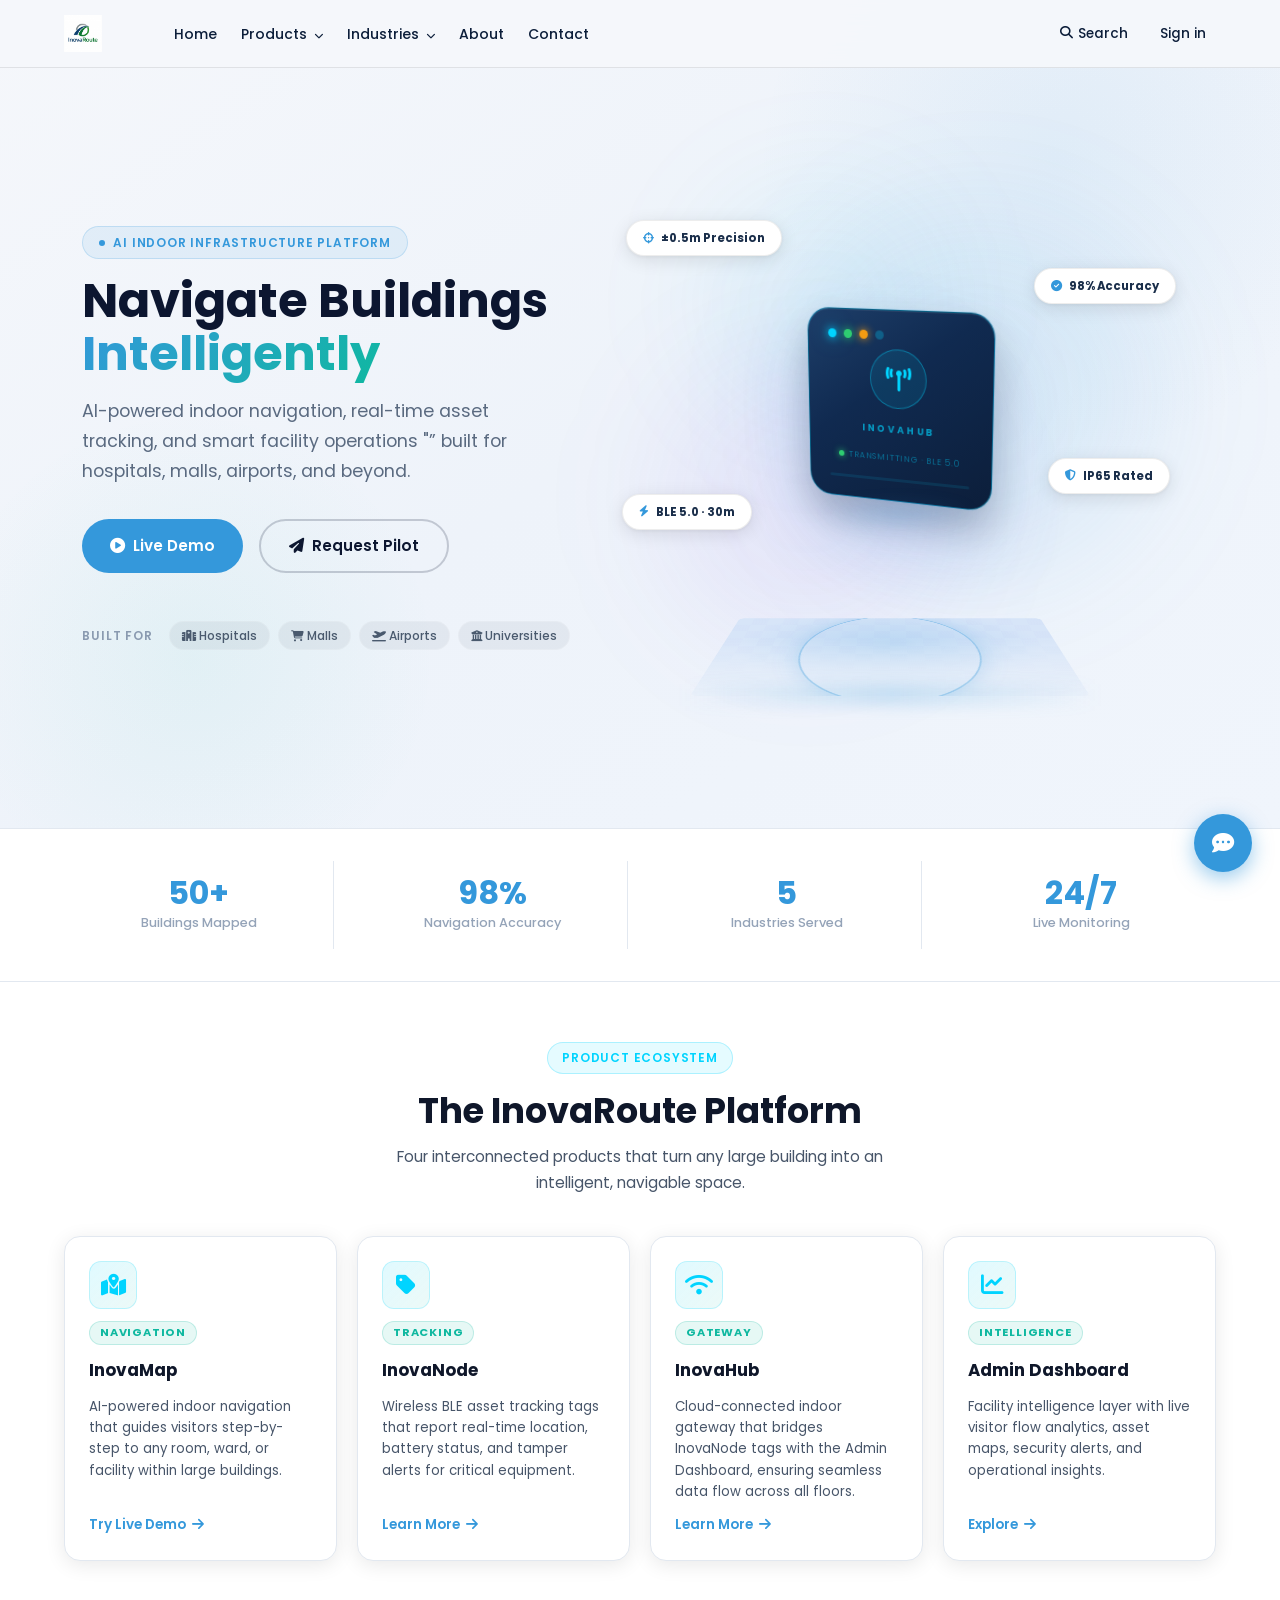
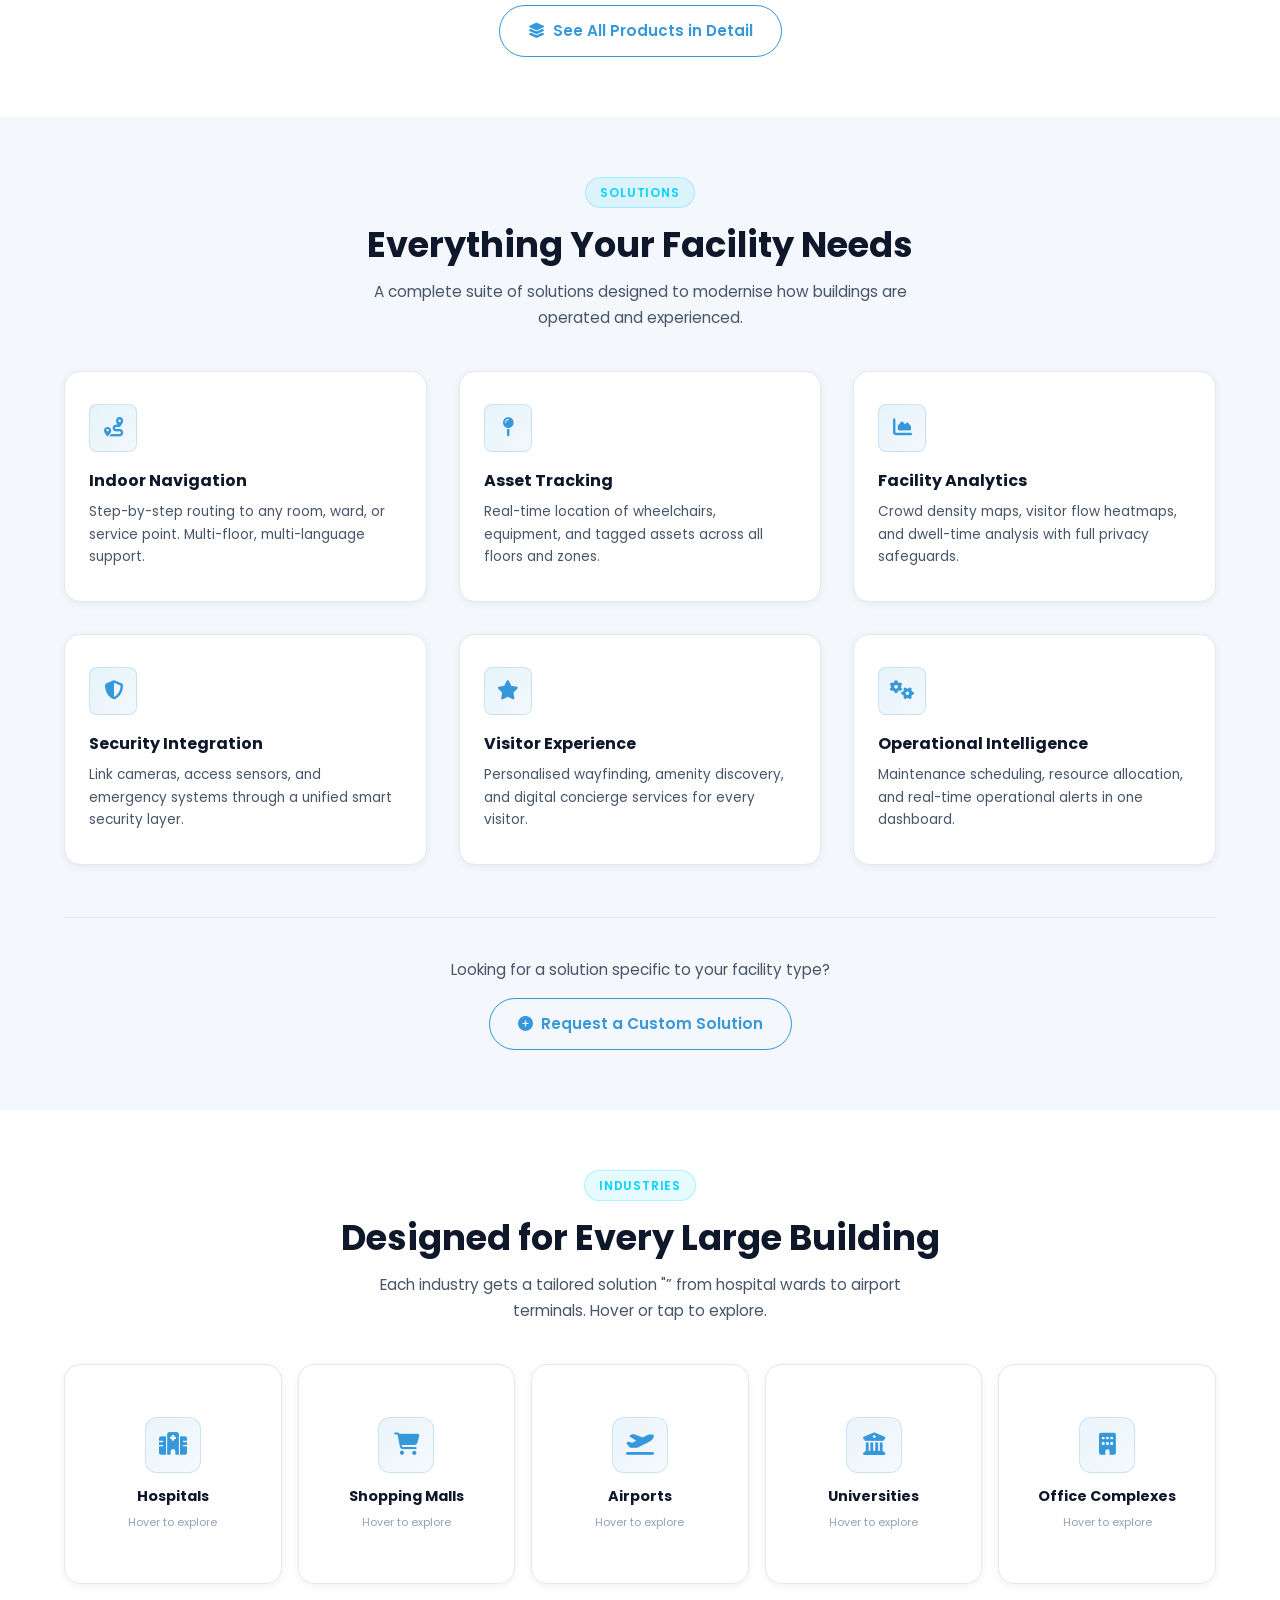
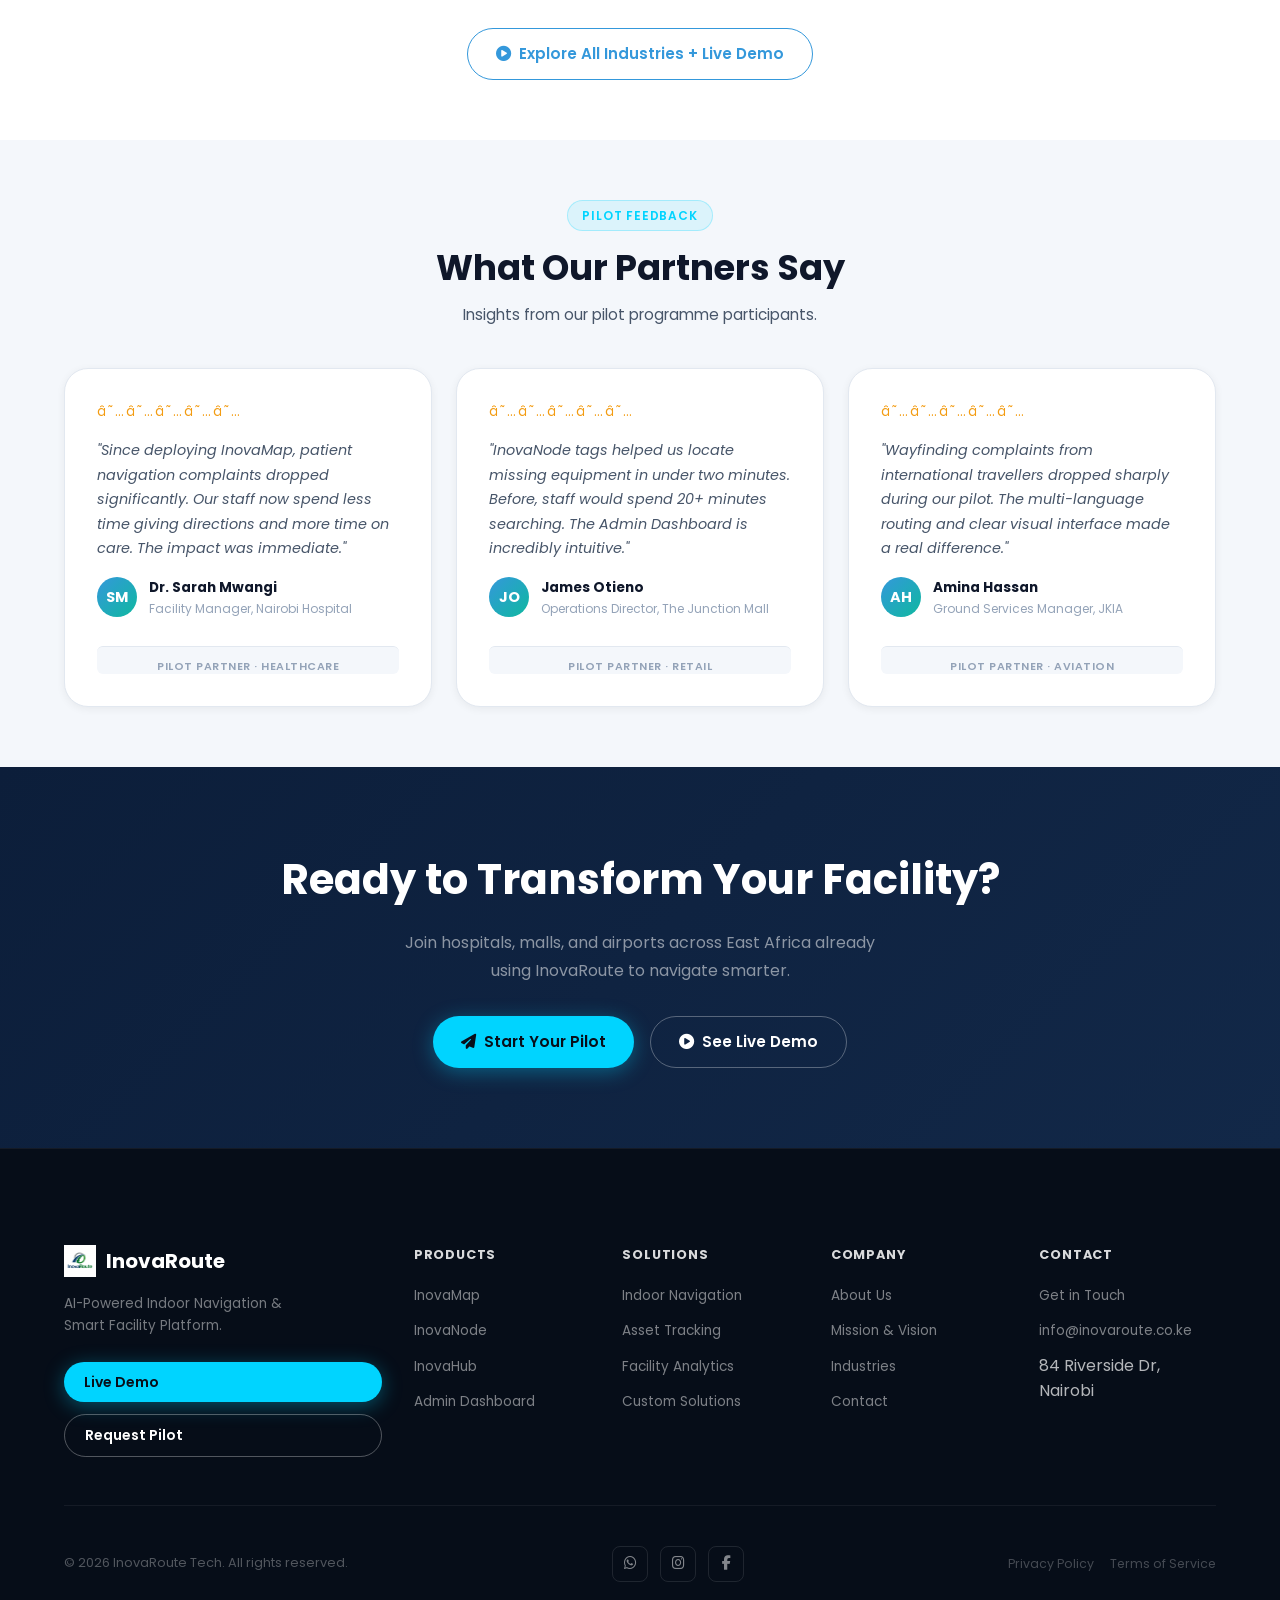
<file: index.html>
﻿<!DOCTYPE html>
<html lang="en">
<head>
  <meta charset="UTF-8">
  <meta name="viewport" content="width=device-width, initial-scale=1.0">
  <title>InovaRoute "“ AI Indoor Navigation & Smart Facility Platform</title>
  <meta name="description" content="InovaRoute delivers AI-powered indoor navigation, real-time asset tracking, and smart facility management for hospitals, malls, airports, and large buildings across Africa.">
  <meta name="keywords" content="indoor navigation, asset tracking, smart facility, InovaMap, InovaNode, hospital navigation, mall navigation, Kenya, Africa">
  <meta name="author" content="InovaRoute Tech">
  <link rel="canonical" href="https://elimulink.github.io/inovawebsite/">
  <meta property="og:type" content="website">
  <meta property="og:url" content="https://elimulink.github.io/inovawebsite/">
  <meta property="og:title" content="InovaRoute "“ AI Indoor Navigation & Smart Facility Platform">
  <meta property="og:description" content="AI-powered indoor navigation, asset tracking, and smart facility management for hospitals, malls, airports, and more.">
  <meta property="og:site_name" content="InovaRoute">
  <meta name="twitter:card" content="summary_large_image">
  <meta name="twitter:title" content="InovaRoute "“ AI Indoor Navigation & Smart Facility Platform">
  <meta name="twitter:description" content="AI-powered indoor navigation, asset tracking, and smart facility management.">
  <link rel="icon" href="data:image/svg+xml,<svg xmlns='http://www.w3.org/2000/svg' viewBox='0 0 32 32'><rect width='14' height='14' x='1' y='1' rx='3' fill='%233498db'/><rect width='14' height='14' x='17' y='1' rx='3' fill='%232ecc71'/><rect width='14' height='14' x='1' y='17' rx='3' fill='%23f39c12'/><rect width='14' height='14' x='17' y='17' rx='3' fill='%23e74c3c'/></svg>">
  <script type="application/ld+json">
  {"@context":"https://schema.org","@type":"Organization","name":"InovaRoute","url":"https://elimulink.github.io/inovawebsite/","description":"AI-powered indoor navigation and smart facility platform","email":"info@inovaroute.co.ke","address":{"@type":"PostalAddress","streetAddress":"84 Riverside Dr","addressLocality":"Nairobi","addressCountry":"KE"},"sameAs":["https://www.instagram.com/inovaroutetech","https://www.facebook.com/share/1BY43MmHNZ/"]}
  </script>
  <link rel="preconnect" href="https://fonts.googleapis.com">
  <link rel="preconnect" href="https://fonts.gstatic.com" crossorigin>
  <link href="https://fonts.googleapis.com/css2?family=Poppins:wght@400;500;600;700&display=swap" rel="stylesheet">
  <link rel="stylesheet" href="https://cdnjs.cloudflare.com/ajax/libs/font-awesome/6.5.2/css/all.min.css" crossorigin="anonymous" referrerpolicy="no-referrer">
  <link rel="stylesheet" href="styles/variables.css">
  <link rel="stylesheet" href="styles/main.css">
</head>
<body>

<!-- NAVBAR -->
<nav class="navbar navbar--light" id="navbar">
  <div class="nav-inner">
    <a href="index.html" class="nav-brand nav-brand--logo-only">
      <img src="assets/images/logo.png" alt="InovaRoute" class="nav-logo-img" onerror="this.style.display=`none`;this.nextElementSibling.style.display=`flex`">
      <span class="nav-name" style="display:none">InovaRoute</span>
    </a>
    <ul class="nav-links" id="nav-links">
      <li><a href="index.html"      class="nav-link">Home</a></li>
      <li class="nav-item--has-dropdown">
        <a href="products.html" class="nav-link">Products <i class="fas fa-chevron-down nav-chevron"></i></a>
        <div class="nav-dropdown nav-dropdown--products">
          <div class="ndp-grid">
            <a href="products.html#inovamap" class="ndp-item">
              <div class="ndp-icon"><i class="fas fa-map-marked-alt"></i></div>
              <div class="ndp-text"><h6>InovaMap</h6><p>Indoor navigation software</p></div>
            </a>
            <a href="products.html#inovanode" class="ndp-item">
              <div class="ndp-icon"><i class="fas fa-tag"></i></div>
              <div class="ndp-text"><h6>InovaNode</h6><p>BLE asset tracking tags</p></div>
            </a>
            <a href="products.html#inovahub" class="ndp-item">
              <div class="ndp-icon"><i class="fas fa-wifi"></i></div>
              <div class="ndp-text"><h6>InovaHub</h6><p>Indoor BLE gateway</p></div>
            </a>
            <a href="products.html#dashboard" class="ndp-item">
              <div class="ndp-icon"><i class="fas fa-chart-line"></i></div>
              <div class="ndp-text"><h6>Admin Dashboard</h6><p>Facility intelligence</p></div>
            </a>
          </div>
          <div class="ndp-footer">
            <a href="products.html">See all products <i class="fas fa-arrow-right"></i></a>
          </div>
        </div>
      </li>
      <li class="nav-item--has-dropdown">
        <a href="industries.html" class="nav-link">Industries <i class="fas fa-chevron-down nav-chevron"></i></a>
        <div class="nav-dropdown nav-dropdown--industries">
          <ul class="ndi-list">
            <li><a href="industries.html?tab=hospital"><i class="fas fa-hospital-alt"></i> Hospitals</a></li>
            <li><a href="industries.html?tab=mall"><i class="fas fa-shopping-bag"></i> Shopping Malls</a></li>
            <li><a href="industries.html?tab=airport"><i class="fas fa-plane-departure"></i> Airports</a></li>
            <li><a href="industries.html?tab=university"><i class="fas fa-university"></i> Universities</a></li>
            <li><a href="industries.html?tab=office"><i class="fas fa-building"></i> Corporate Offices</a></li>
          </ul>
          <div class="ndi-footer">
            <a href="industries.html">Try Live Demo <i class="fas fa-arrow-right"></i></a>
          </div>
        </div>
      </li>
      <li><a href="about.html"      class="nav-link">About</a></li>
      <li><a href="contact.html"    class="nav-link">Contact</a></li>
    </ul>
    <div class="nav-actions">
      <a href="#" class="nav-search-btn" aria-label="Search"><i class="fas fa-search"></i> Search</a>
      <a href="https://inovamap-b3f26.web.app/" class="nav-signin" target="_blank">Sign in</a>
    </div>
    <button class="nav-toggle" id="nav-toggle" aria-label="Toggle menu">
      <span></span><span></span><span></span>
    </button>
  </div>
</nav>


<!-- HERO "“ Light Theme, 3D Product Stage -->
<section class="hero-light-section" id="home">
  <div class="container">
    <div class="hero-light-inner">

      <!-- LEFT: Copy -->
      <div class="hero-copy hero-light-copy">
        <div class="hero-eyebrow">
          <span class="dot"></span>
          AI Indoor Infrastructure Platform
        </div>
        <h1 class="hero-title">Navigate Buildings<br><span>Intelligently</span></h1>
        <p class="hero-sub">AI-powered indoor navigation, real-time asset tracking, and smart facility operations "” built for hospitals, malls, airports, and beyond.</p>
        <div class="hero-ctas">
          <a href="industries.html" class="btn btn-primary"><i class="fas fa-play-circle"></i> Live Demo</a>
          <a href="contact.html"    class="btn btn-secondary"><i class="fas fa-paper-plane"></i> Request Pilot</a>
        </div>
        <div class="hero-trust">
          <span class="hero-trust-label">Built for</span>
          <div class="hero-trust-pills">
            <span class="trust-pill"><i class="fas fa-hospital-alt" style="font-size:0.7rem"></i> Hospitals</span>
            <span class="trust-pill"><i class="fas fa-shopping-cart" style="font-size:0.7rem"></i> Malls</span>
            <span class="trust-pill"><i class="fas fa-plane-departure" style="font-size:0.7rem"></i> Airports</span>
            <span class="trust-pill"><i class="fas fa-university" style="font-size:0.7rem"></i> Universities</span>
          </div>
        </div>
      </div>

      <!-- RIGHT: 3D Product Stage -->
      <div class="h3d-stage" aria-hidden="true">

        <!-- Ambient glow blobs -->
        <div class="h3d-blob h3d-blob--blue"></div>
        <div class="h3d-blob h3d-blob--purple"></div>
        <div class="h3d-blob h3d-blob--cyan"></div>

        <!-- Expanding signal rings centred on device -->
        <div class="h3d-rings">
          <div class="h3d-ring"></div>
          <div class="h3d-ring"></div>
          <div class="h3d-ring"></div>
        </div>

        <!-- Floating device -->
        <div class="h3d-device-wrap">
          <div class="h3d-device">
            <!-- LED status row -->
            <div class="h3d-leds">
              <div class="h3d-led h3d-led--b"></div>
              <div class="h3d-led h3d-led--g"></div>
              <div class="h3d-led h3d-led--o"></div>
              <div class="h3d-led h3d-led--d"></div>
            </div>
            <!-- Central icon -->
            <div class="h3d-device-icon">
              <i class="fas fa-broadcast-tower"></i>
            </div>
            <!-- Brand label -->
            <div class="h3d-device-brand">InovaHub</div>
            <!-- Status text -->
            <div class="h3d-device-status">
              <div class="h3d-status-dot"></div>
              Transmitting · BLE 5.0
            </div>
            <!-- Signal progress bar -->
            <div class="h3d-conn-bar">
              <div class="h3d-conn-fill"></div>
            </div>
          </div>
          <!-- Glow pool beneath device -->
          <div class="h3d-device-glow"></div>
        </div>

        <!-- Perspective grid platform -->
        <div class="h3d-platform">
          <div class="h3d-grid-wrap">
            <div class="h3d-grid-tiles"></div>
            <div class="h3d-halo"></div>
          </div>
          <div class="h3d-grid-glow"></div>
        </div>

        <!-- Floating metric chips -->
        <div class="h3d-chips">
          <div class="h3d-chip h3d-chip--1">
            <i class="fas fa-crosshairs"></i> ±0.5m Precision
          </div>
          <div class="h3d-chip h3d-chip--2">
            <i class="fas fa-check-circle"></i> 98% Accuracy
          </div>
          <div class="h3d-chip h3d-chip--3">
            <i class="fas fa-bolt"></i> BLE 5.0 · 30m
          </div>
          <div class="h3d-chip h3d-chip--4">
            <i class="fas fa-shield-alt"></i> IP65 Rated
          </div>
        </div>

      </div><!-- /.h3d-stage -->
    </div>
  </div>
</section>



<!-- STATS BAR -->
<div class="stats-bar">
  <div class="container">
    <div class="stats-grid">
      <div class="stat-item fade-up">
        <div class="stat-number" data-target="50" data-suffix="+">0</div>
        <div class="stat-label">Buildings Mapped</div>
      </div>
      <div class="stat-item fade-up">
        <div class="stat-number" data-target="98" data-suffix="%">0</div>
        <div class="stat-label">Navigation Accuracy</div>
      </div>
      <div class="stat-item fade-up">
        <div class="stat-number" data-target="5">0</div>
        <div class="stat-label">Industries Served</div>
      </div>
      <div class="stat-item fade-up">
        <div class="stat-number" data-target="24" data-suffix="/7">0</div>
        <div class="stat-label">Live Monitoring</div>
      </div>
    </div>
  </div>
</div>


<!-- PRODUCTS OVERVIEW -->
<section id="products" class="section">
  <div class="container">
    <div class="section-header">
      <div class="section-badge">Product Ecosystem</div>
      <h2 class="section-title">The InovaRoute Platform</h2>
      <p class="section-sub">Four interconnected products that turn any large building into an intelligent, navigable space.</p>
    </div>

    <div class="products-grid">
      <div class="card product-card fade-up">
        <div class="product-icon-wrap"><i class="fas fa-map-marked-alt"></i></div>
        <span class="product-tag">Navigation</span>
        <h3>InovaMap</h3>
        <p>AI-powered indoor navigation that guides visitors step-by-step to any room, ward, or facility within large buildings.</p>
        <a href="industries.html" class="product-link">Try Live Demo <i class="fas fa-arrow-right"></i></a>
      </div>

      <div class="card product-card fade-up">
        <div class="product-icon-wrap"><i class="fas fa-tag"></i></div>
        <span class="product-tag">Tracking</span>
        <h3>InovaNode</h3>
        <p>Wireless BLE asset tracking tags that report real-time location, battery status, and tamper alerts for critical equipment.</p>
        <a href="products.html#inovanode" class="product-link">Learn More <i class="fas fa-arrow-right"></i></a>
      </div>

      <div class="card product-card fade-up">
        <div class="product-icon-wrap"><i class="fas fa-wifi"></i></div>
        <span class="product-tag">Gateway</span>
        <h3>InovaHub</h3>
        <p>Cloud-connected indoor gateway that bridges InovaNode tags with the Admin Dashboard, ensuring seamless data flow across all floors.</p>
        <a href="products.html#inovahub" class="product-link">Learn More <i class="fas fa-arrow-right"></i></a>
      </div>

      <div class="card product-card fade-up">
        <div class="product-icon-wrap"><i class="fas fa-chart-line"></i></div>
        <span class="product-tag">Intelligence</span>
        <h3>Admin Dashboard</h3>
        <p>Facility intelligence layer with live visitor flow analytics, asset maps, security alerts, and operational insights.</p>
        <a href="products.html#dashboard" class="product-link">Explore <i class="fas fa-arrow-right"></i></a>
      </div>
    </div>

    <div style="text-align:center;margin-top:44px;">
      <a href="products.html" class="btn btn-outline"><i class="fas fa-layer-group"></i> See All Products in Detail</a>
    </div>
  </div>
</section>


<!-- SOLUTIONS -->
<section id="solutions" class="section section--subtle">
  <div class="container">
    <div class="section-header">
      <div class="section-badge">Solutions</div>
      <h2 class="section-title">Everything Your Facility Needs</h2>
      <p class="section-sub">A complete suite of solutions designed to modernise how buildings are operated and experienced.</p>
    </div>

    <div class="solutions-grid">
      <div class="solution-card fade-up">
        <div class="sol-icon"><i class="fas fa-route"></i></div>
        <h4>Indoor Navigation</h4>
        <p>Step-by-step routing to any room, ward, or service point. Multi-floor, multi-language support.</p>
      </div>
      <div class="solution-card fade-up">
        <div class="sol-icon"><i class="fas fa-map-pin"></i></div>
        <h4>Asset Tracking</h4>
        <p>Real-time location of wheelchairs, equipment, and tagged assets across all floors and zones.</p>
      </div>
      <div class="solution-card fade-up">
        <div class="sol-icon"><i class="fas fa-chart-area"></i></div>
        <h4>Facility Analytics</h4>
        <p>Crowd density maps, visitor flow heatmaps, and dwell-time analysis with full privacy safeguards.</p>
      </div>
      <div class="solution-card fade-up">
        <div class="sol-icon"><i class="fas fa-shield-alt"></i></div>
        <h4>Security Integration</h4>
        <p>Link cameras, access sensors, and emergency systems through a unified smart security layer.</p>
      </div>
      <div class="solution-card fade-up">
        <div class="sol-icon"><i class="fas fa-star"></i></div>
        <h4>Visitor Experience</h4>
        <p>Personalised wayfinding, amenity discovery, and digital concierge services for every visitor.</p>
      </div>
      <div class="solution-card fade-up">
        <div class="sol-icon"><i class="fas fa-cogs"></i></div>
        <h4>Operational Intelligence</h4>
        <p>Maintenance scheduling, resource allocation, and real-time operational alerts in one dashboard.</p>
      </div>
    </div>

    <div class="section-more-row">
      <p>Looking for a solution specific to your facility type?</p>
      <a href="contact.html" class="btn btn-outline">
        <i class="fas fa-plus-circle"></i> Request a Custom Solution
      </a>
    </div>
  </div>
</section>


<!-- INDUSTRIES TEASER -->
<section id="industries" class="section">
  <div class="container">
    <div class="section-header">
      <div class="section-badge">Industries</div>
      <h2 class="section-title">Designed for Every Large Building</h2>
      <p class="section-sub">Each industry gets a tailored solution "” from hospital wards to airport terminals. Hover or tap to explore.</p>
    </div>

    <div class="industries-grid">
      <div class="industry-card fade-up" tabindex="0" aria-label="Hospitals">
        <div class="industry-card-inner">
          <div class="industry-front">
            <div class="industry-icon-wrap"><i class="fas fa-hospital"></i></div>
            <h4>Hospitals</h4>
            <div class="industry-hint">Hover to explore</div>
          </div>
          <div class="industry-back">
            <div class="ib-block">
              <h5>Challenge</h5>
              <p>Patients navigate complex multi-floor buildings under stress, adding burden to staff.</p>
            </div>
            <div class="ib-block">
              <h5>Solution</h5>
              <p>InovaMap delivers step-by-step navigation to any ward, reducing wayfinding complaints by up to 60%.</p>
            </div>
          </div>
        </div>
      </div>

      <div class="industry-card fade-up" tabindex="0">
        <div class="industry-card-inner">
          <div class="industry-front">
            <div class="industry-icon-wrap"><i class="fas fa-shopping-cart"></i></div>
            <h4>Shopping Malls</h4>
            <div class="industry-hint">Hover to explore</div>
          </div>
          <div class="industry-back">
            <div class="ib-block">
              <h5>Challenge</h5>
              <p>Shoppers struggle to find stores, reducing dwell time and tenant revenue.</p>
            </div>
            <div class="ib-block">
              <h5>Solution</h5>
              <p>Guided navigation to any store, restaurant, or service "” boosting footfall and tenant visibility.</p>
            </div>
          </div>
        </div>
      </div>

      <div class="industry-card fade-up" tabindex="0">
        <div class="industry-card-inner">
          <div class="industry-front">
            <div class="industry-icon-wrap"><i class="fas fa-plane-departure"></i></div>
            <h4>Airports</h4>
            <div class="industry-hint">Hover to explore</div>
          </div>
          <div class="industry-back">
            <div class="ib-block">
              <h5>Challenge</h5>
              <p>International travellers miss gates and services due to confusing terminal layouts.</p>
            </div>
            <div class="ib-block">
              <h5>Solution</h5>
              <p>Multi-language indoor navigation from check-in to gate, with live flight-synced routing.</p>
            </div>
          </div>
        </div>
      </div>

      <div class="industry-card fade-up" tabindex="0">
        <div class="industry-card-inner">
          <div class="industry-front">
            <div class="industry-icon-wrap"><i class="fas fa-university"></i></div>
            <h4>Universities</h4>
            <div class="industry-hint">Hover to explore</div>
          </div>
          <div class="industry-back">
            <div class="ib-block">
              <h5>Challenge</h5>
              <p>New students and visitors get lost across large multi-building campuses.</p>
            </div>
            <div class="ib-block">
              <h5>Solution</h5>
              <p>Campus-wide indoor and outdoor navigation, event routing, and facility discovery.</p>
            </div>
          </div>
        </div>
      </div>

      <div class="industry-card fade-up" tabindex="0">
        <div class="industry-card-inner">
          <div class="industry-front">
            <div class="industry-icon-wrap"><i class="fas fa-building"></i></div>
            <h4>Office Complexes</h4>
            <div class="industry-hint">Hover to explore</div>
          </div>
          <div class="industry-back">
            <div class="ib-block">
              <h5>Challenge</h5>
              <p>Visitors and contractors waste time locating offices in large commercial buildings.</p>
            </div>
            <div class="ib-block">
              <h5>Solution</h5>
              <p>Smart desk navigation, meeting room routing, and delivery coordination "” all in one platform.</p>
            </div>
          </div>
        </div>
      </div>
    </div>

    <div style="text-align:center;margin-top:44px;">
      <a href="industries.html" class="btn btn-outline"><i class="fas fa-play-circle"></i> Explore All Industries + Live Demo</a>
    </div>
  </div>
</section>


<!-- TESTIMONIALS -->
<section id="testimonials" class="section section--subtle">
  <div class="container">
    <div class="section-header">
      <div class="section-badge">Pilot Feedback</div>
      <h2 class="section-title">What Our Partners Say</h2>
      <p class="section-sub">Insights from our pilot programme participants.</p>
    </div>

    <div class="testimonials-grid">
      <div class="testi-card fade-up">
        <div class="testi-stars">â˜…â˜…â˜…â˜…â˜…</div>
        <p class="testi-quote">"Since deploying InovaMap, patient navigation complaints dropped significantly. Our staff now spend less time giving directions and more time on care. The impact was immediate."</p>
        <div class="testi-person">
          <div class="testi-avatar">SM</div>
          <div>
            <div class="testi-name">Dr. Sarah Mwangi</div>
            <div class="testi-role">Facility Manager, Nairobi Hospital</div>
          </div>
        </div>
        <div class="testi-logo"><span>Pilot Partner · Healthcare</span></div>
      </div>

      <div class="testi-card fade-up">
        <div class="testi-stars">â˜…â˜…â˜…â˜…â˜…</div>
        <p class="testi-quote">"InovaNode tags helped us locate missing equipment in under two minutes. Before, staff would spend 20+ minutes searching. The Admin Dashboard is incredibly intuitive."</p>
        <div class="testi-person">
          <div class="testi-avatar">JO</div>
          <div>
            <div class="testi-name">James Otieno</div>
            <div class="testi-role">Operations Director, The Junction Mall</div>
          </div>
        </div>
        <div class="testi-logo"><span>Pilot Partner · Retail</span></div>
      </div>

      <div class="testi-card fade-up">
        <div class="testi-stars">â˜…â˜…â˜…â˜…â˜…</div>
        <p class="testi-quote">"Wayfinding complaints from international travellers dropped sharply during our pilot. The multi-language routing and clear visual interface made a real difference."</p>
        <div class="testi-person">
          <div class="testi-avatar">AH</div>
          <div>
            <div class="testi-name">Amina Hassan</div>
            <div class="testi-role">Ground Services Manager, JKIA</div>
          </div>
        </div>
        <div class="testi-logo"><span>Pilot Partner · Aviation</span></div>
      </div>
    </div>
  </div>
</section>


<!-- CTA BANNER -->
<section class="cta-banner">
  <div class="container">
    <h2>Ready to Transform Your Facility?</h2>
    <p>Join hospitals, malls, and airports across East Africa already using InovaRoute to navigate smarter.</p>
    <div class="cta-banner-actions">
      <a href="contact.html"    class="btn btn-primary"><i class="fas fa-paper-plane"></i> Start Your Pilot</a>
      <a href="industries.html" class="btn btn-secondary"><i class="fas fa-play-circle"></i> See Live Demo</a>
    </div>
  </div>
</section>


<!-- FOOTER -->
<footer class="footer">
  <div class="container">
    <div class="footer-top">
      <div class="footer-brand">
        <div class="footer-brand-logo">
          <img src="assets/images/logo.png" alt="InovaRoute" style="height:32px;width:auto;" onerror="this.style.display=`none`;this.nextElementSibling.style.display=`inline`">
          <span class="f-name">InovaRoute</span>
        </div>
        <p class="footer-tagline">AI-Powered Indoor Navigation &amp; Smart Facility Platform.</p>
        <div class="footer-ctas">
          <a href="industries.html" class="btn btn-primary btn-sm">Live Demo</a>
          <a href="contact.html"    class="btn btn-secondary btn-sm">Request Pilot</a>
        </div>
      </div>
      <div class="footer-col">
        <h4>Products</h4>
        <ul>
          <li><a href="products.html#inovamap">InovaMap</a></li>
          <li><a href="products.html#inovanode">InovaNode</a></li>
          <li><a href="products.html#inovahub">InovaHub</a></li>
          <li><a href="products.html#dashboard">Admin Dashboard</a></li>
        </ul>
      </div>
      <div class="footer-col">
        <h4>Solutions</h4>
        <ul>
          <li><a href="products.html">Indoor Navigation</a></li>
          <li><a href="products.html">Asset Tracking</a></li>
          <li><a href="products.html">Facility Analytics</a></li>
          <li><a href="contact.html">Custom Solutions</a></li>
        </ul>
      </div>
      <div class="footer-col">
        <h4>Company</h4>
        <ul>
          <li><a href="about.html">About Us</a></li>
          <li><a href="about.html#mission">Mission &amp; Vision</a></li>
          <li><a href="industries.html">Industries</a></li>
          <li><a href="contact.html">Contact</a></li>
        </ul>
      </div>
      <div class="footer-col">
        <h4>Contact</h4>
        <ul>
          <li><a href="contact.html">Get in Touch</a></li>
          <li><a href="mailto:info@inovaroute.co.ke">info@inovaroute.co.ke</a></li>
          <li>84 Riverside Dr, Nairobi</li>
        </ul>
      </div>
    </div>
    <div class="footer-bottom">
      <p class="footer-copy">&copy; 2026 InovaRoute Tech. All rights reserved.</p>
      <div class="footer-social">
        <a href="https://wa.me/message/SHVGJTXQXNXTI1" target="_blank" aria-label="WhatsApp"><i class="fab fa-whatsapp"></i></a>
        <a href="https://www.instagram.com/inovaroutetech?igsh=aXVvbjA5ZzNsaHh5" target="_blank" aria-label="Instagram"><i class="fab fa-instagram"></i></a>
        <a href="https://www.facebook.com/share/1BY43MmHNZ/" target="_blank" aria-label="Facebook"><i class="fab fa-facebook-f"></i></a>
      </div>
      <div class="footer-legal">
        <a href="privacy.html">Privacy Policy</a>
        <a href="terms.html">Terms of Service</a>
      </div>
    </div>
  </div>
</footer>


<!-- ASSIST WIDGET -->
<div class="search-overlay" id="searchOverlay" aria-hidden="true">
  <div class="search-overlay-inner">
    <div class="search-input-wrap">
      <i class="fas fa-search search-input-icon"></i>
      <input type="text" id="searchInput" class="search-input" placeholder="Search products, industries, features..." autocomplete="off" spellcheck="false">
      <button class="search-close-btn" id="searchClose" aria-label="Close search"><i class="fas fa-times"></i></button>
    </div>
    <div class="search-results" id="searchResults"><p class="search-hint">Type to search pages, products, and industries...</p></div>
  </div>
</div>
<div class="assist" id="assist">
  <button class="assist-bubble" id="assist-open" aria-label="Open assistant">
    <i class="fas fa-comment-dots"></i>
  </button>
  <div class="assist-panel" id="assist-panel">
    <div class="assist-header">
      <h4>Need help?</h4>
      <button class="assist-close" id="assist-close" aria-label="Close">&times;</button>
    </div>
    <p class="assist-text">InovaRoute support is available 24/7.</p>
    <div class="assist-actions">
      <a href="https://wa.me/message/SHVGJTXQXNXTI1" target="_blank" class="assist-btn-main">
        <i class="fab fa-whatsapp"></i> Chat on WhatsApp
      </a>
      <button class="assist-btn-dismiss" id="assist-no">No thanks</button>
    </div>
  </div>
</div>

<script src="scripts/main.js" defer></script>
</body>
</html>
</file>
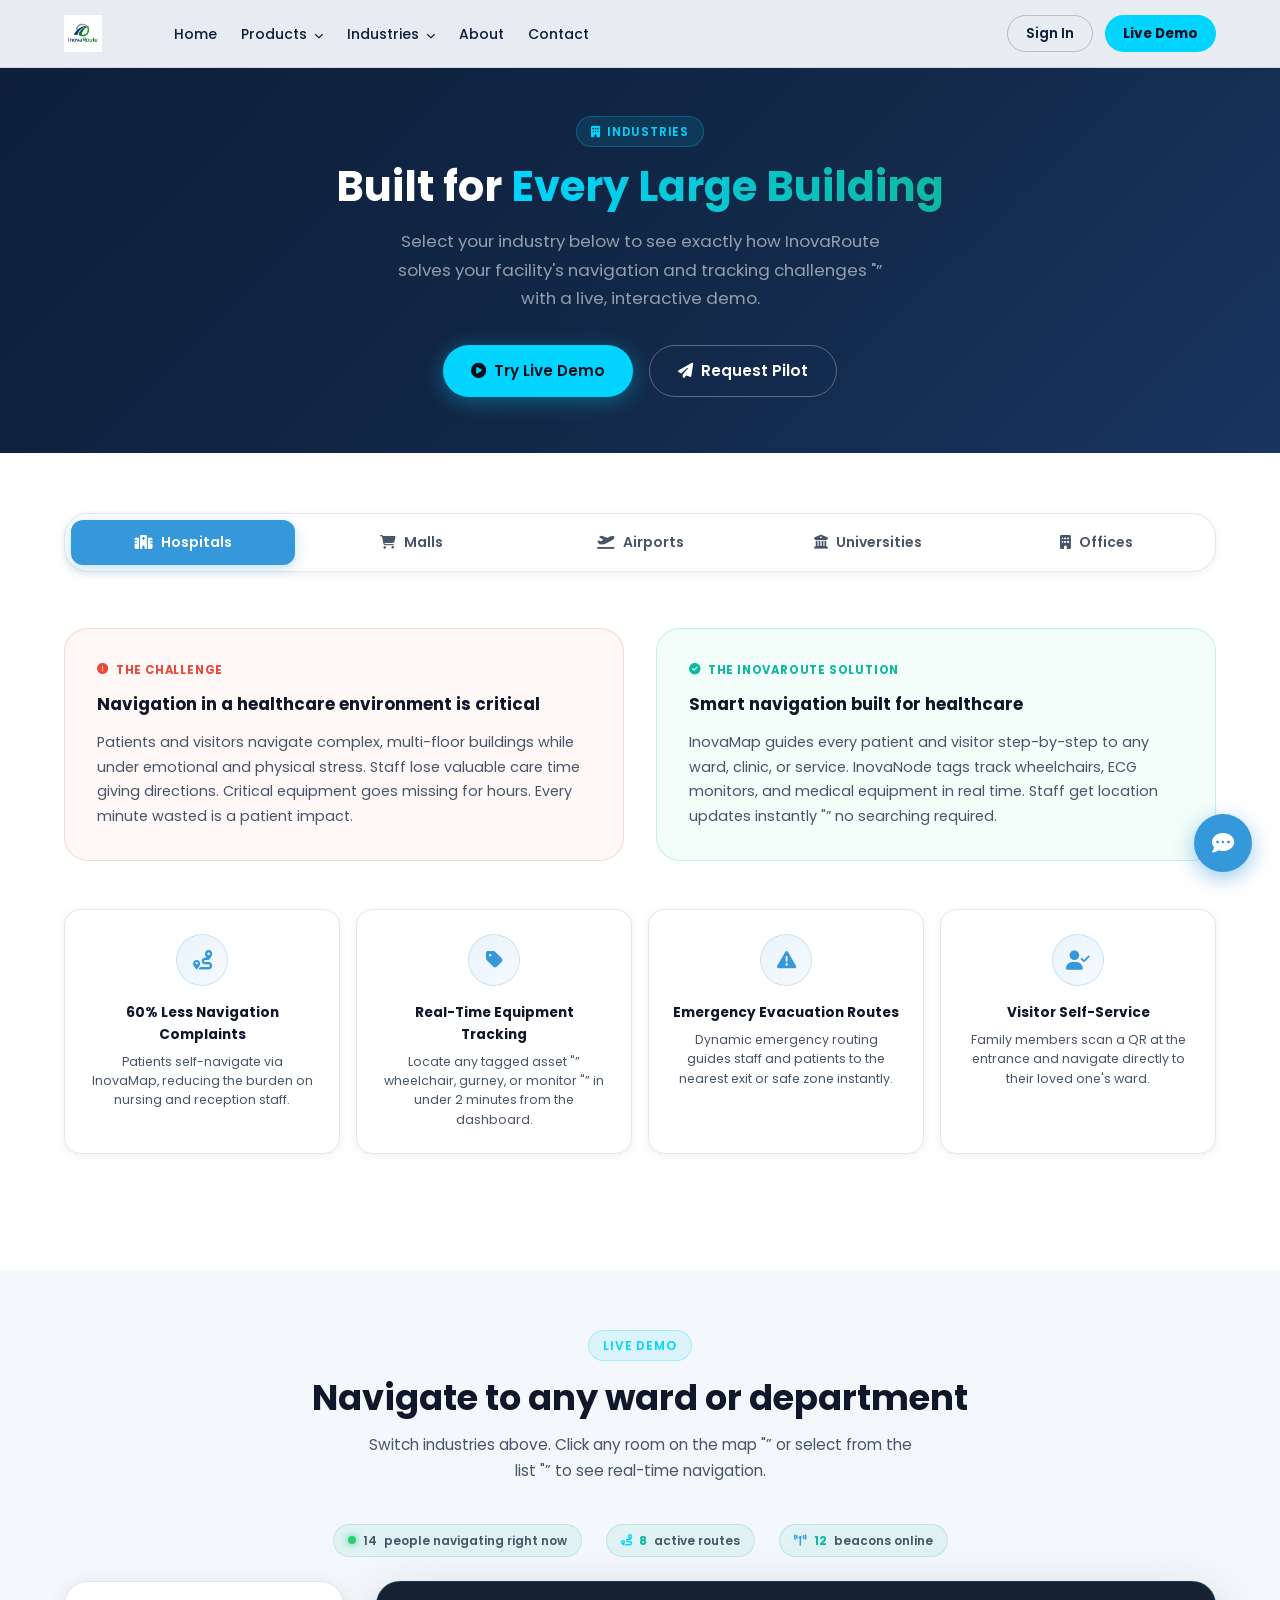
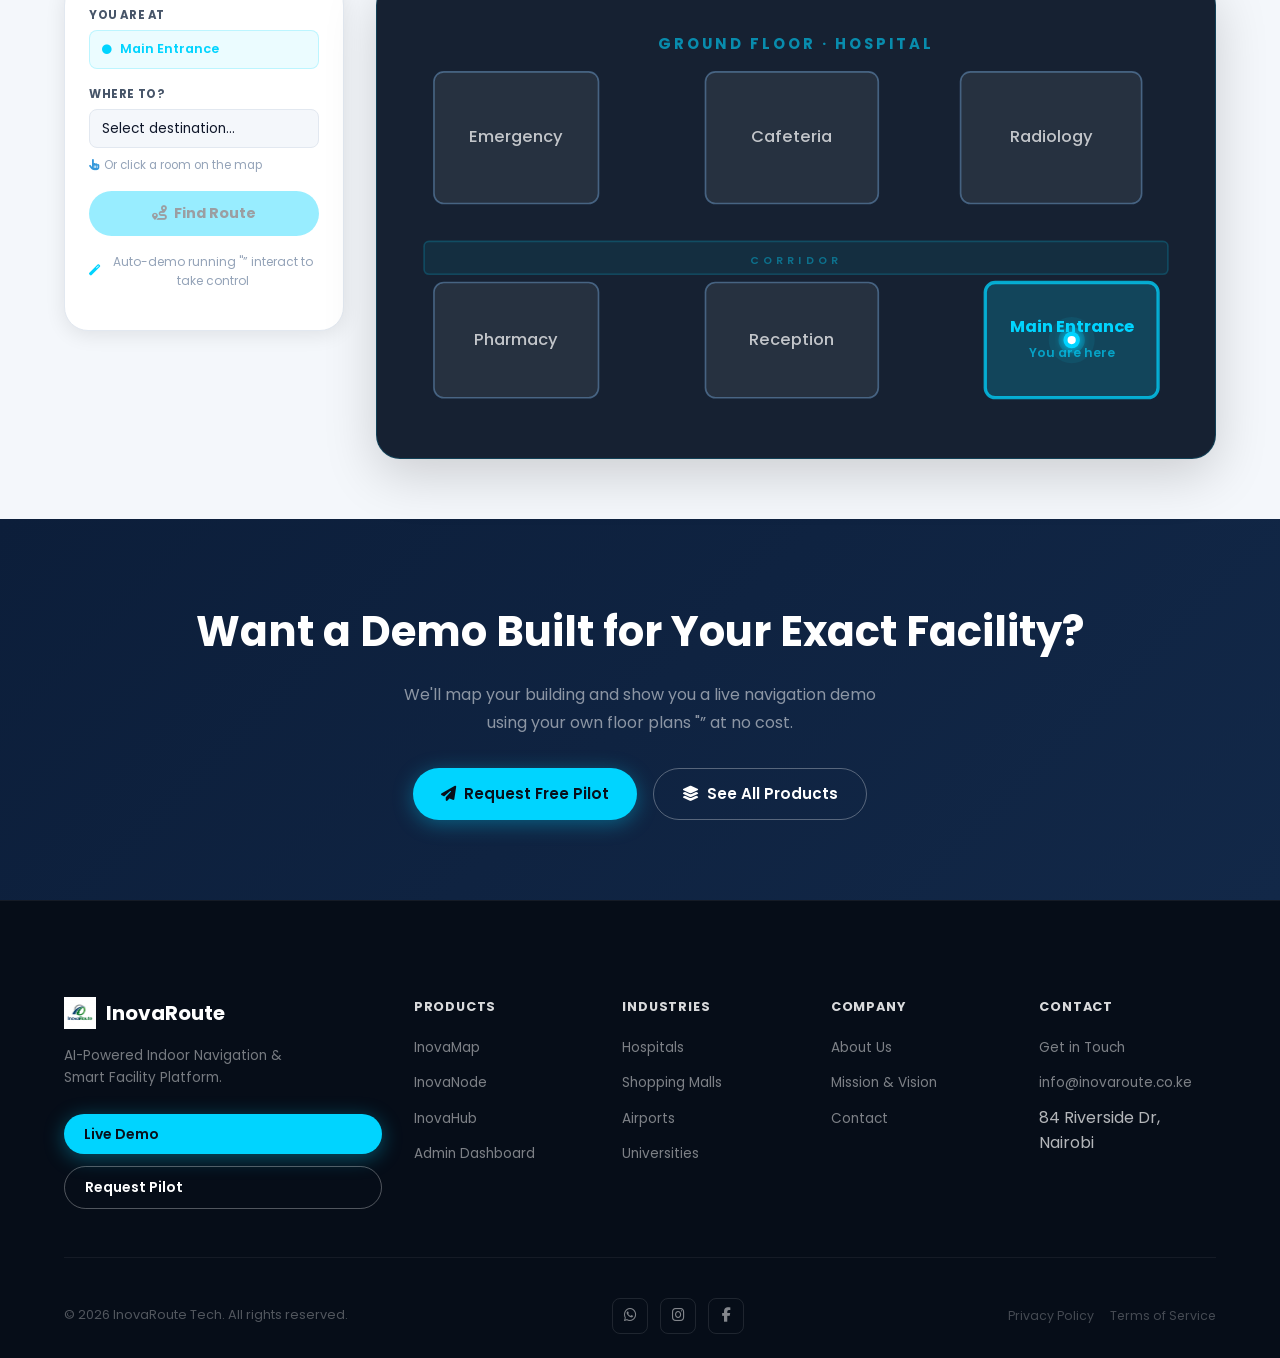
<file: industries.html>
﻿<!DOCTYPE html>
<html lang="en">
<head>
  <meta charset="UTF-8">
  <meta name="viewport" content="width=device-width, initial-scale=1.0">
  <title>Industries "“ InovaRoute for Hospitals, Malls, Airports & More</title>
  <meta name="description" content="InovaRoute is tailored for hospitals, shopping malls, airports, universities, and office complexes. See a live demo for your industry.">
  <link rel="icon" href="data:image/svg+xml,<svg xmlns='http://www.w3.org/2000/svg' viewBox='0 0 32 32'><rect width='14' height='14' x='1' y='1' rx='3' fill='%233498db'/><rect width='14' height='14' x='17' y='1' rx='3' fill='%232ecc71'/><rect width='14' height='14' x='1' y='17' rx='3' fill='%23f39c12'/><rect width='14' height='14' x='17' y='17' rx='3' fill='%23e74c3c'/></svg>">
  <link rel="preconnect" href="https://fonts.googleapis.com">
  <link rel="preconnect" href="https://fonts.gstatic.com" crossorigin>
  <link href="https://fonts.googleapis.com/css2?family=Poppins:wght@400;500;600;700&display=swap" rel="stylesheet">
  <link rel="stylesheet" href="https://cdnjs.cloudflare.com/ajax/libs/font-awesome/6.5.2/css/all.min.css" crossorigin="anonymous" referrerpolicy="no-referrer">
  <link rel="stylesheet" href="styles/variables.css">
  <link rel="stylesheet" href="styles/main.css">
</head>
<body>

<!-- NAVBAR -->
<nav class="navbar navbar--light" id="navbar">
  <div class="nav-inner">
    <a href="index.html" class="nav-brand nav-brand--logo-only">
      <img src="assets/images/logo.png" alt="InovaRoute" class="nav-logo-img" onerror="this.style.display=`none`;this.nextElementSibling.style.display=`flex`">
      <span class="nav-name" style="display:none">InovaRoute</span>
    </a>
    <ul class="nav-links" id="nav-links">
      <li><a href="index.html"      class="nav-link">Home</a></li>
      <li class="nav-item--has-dropdown">
        <a href="products.html" class="nav-link">Products <i class="fas fa-chevron-down nav-chevron"></i></a>
        <div class="nav-dropdown nav-dropdown--products">
          <div class="ndp-grid">
            <a href="products.html#inovamap" class="ndp-item">
              <div class="ndp-icon"><i class="fas fa-map-marked-alt"></i></div>
              <div class="ndp-text"><h6>InovaMap</h6><p>Indoor navigation software</p></div>
            </a>
            <a href="products.html#inovanode" class="ndp-item">
              <div class="ndp-icon"><i class="fas fa-tag"></i></div>
              <div class="ndp-text"><h6>InovaNode</h6><p>BLE asset tracking tags</p></div>
            </a>
            <a href="products.html#inovahub" class="ndp-item">
              <div class="ndp-icon"><i class="fas fa-wifi"></i></div>
              <div class="ndp-text"><h6>InovaHub</h6><p>Indoor BLE gateway</p></div>
            </a>
            <a href="products.html#dashboard" class="ndp-item">
              <div class="ndp-icon"><i class="fas fa-chart-line"></i></div>
              <div class="ndp-text"><h6>Admin Dashboard</h6><p>Facility intelligence</p></div>
            </a>
          </div>
          <div class="ndp-footer">
            <a href="products.html">See all products <i class="fas fa-arrow-right"></i></a>
          </div>
        </div>
      </li>
      <li class="nav-item--has-dropdown">
        <a href="industries.html" class="nav-link">Industries <i class="fas fa-chevron-down nav-chevron"></i></a>
        <div class="nav-dropdown nav-dropdown--industries">
          <ul class="ndi-list">
            <li><a href="industries.html?tab=hospital"><i class="fas fa-hospital-alt"></i> Hospitals</a></li>
            <li><a href="industries.html?tab=mall"><i class="fas fa-shopping-bag"></i> Shopping Malls</a></li>
            <li><a href="industries.html?tab=airport"><i class="fas fa-plane-departure"></i> Airports</a></li>
            <li><a href="industries.html?tab=university"><i class="fas fa-university"></i> Universities</a></li>
            <li><a href="industries.html?tab=office"><i class="fas fa-building"></i> Corporate Offices</a></li>
          </ul>
          <div class="ndi-footer">
            <a href="industries.html">Try Live Demo <i class="fas fa-arrow-right"></i></a>
          </div>
        </div>
      </li>
      <li><a href="about.html"      class="nav-link">About</a></li>
      <li><a href="contact.html"    class="nav-link">Contact</a></li>
    </ul>
    <div class="nav-actions">
      <a href="https://inovamap-b3f26.web.app/" class="nav-btn-ghost" target="_blank">Sign In</a>
      <a href="#demo"           class="nav-btn-solid">Live Demo</a>
    </div>
    <button class="nav-toggle" id="nav-toggle" aria-label="Toggle menu">
      <span></span><span></span><span></span>
    </button>
  </div>
</nav>


<!-- PAGE HERO -->
<section class="page-hero-section">
  <div class="container">
    <div class="page-hero-eyebrow"><i class="fas fa-building"></i> Industries</div>
    <h1 class="page-hero-title">Built for <span>Every Large Building</span></h1>
    <p class="page-hero-sub">Select your industry below to see exactly how InovaRoute solves your facility's navigation and tracking challenges "” with a live, interactive demo.</p>
    <div class="page-hero-actions">
      <a href="#demo"        class="btn btn-primary"><i class="fas fa-play-circle"></i> Try Live Demo</a>
      <a href="contact.html" class="btn btn-secondary"><i class="fas fa-paper-plane"></i> Request Pilot</a>
    </div>
  </div>
</section>


<!-- INDUSTRY CONTENT -->
<section class="section">
  <div class="container">

    <!-- Industry Tabs -->
    <div class="ind-tabs-wrap" role="tablist">
      <button class="ind-tab active" data-industry="hospital" role="tab" aria-selected="true">
        <i class="fas fa-hospital"></i> Hospitals
      </button>
      <button class="ind-tab" data-industry="mall" role="tab">
        <i class="fas fa-shopping-cart"></i> Malls
      </button>
      <button class="ind-tab" data-industry="airport" role="tab">
        <i class="fas fa-plane-departure"></i> Airports
      </button>
      <button class="ind-tab" data-industry="university" role="tab">
        <i class="fas fa-university"></i> Universities
      </button>
      <button class="ind-tab" data-industry="office" role="tab">
        <i class="fas fa-building"></i> Offices
      </button>
    </div>


    <!-- HOSPITAL PANEL -->
    <div class="ind-panel active" id="ind-panel-hospital">
      <div class="ind-intro">
        <div class="ind-challenge fade-up">
          <div class="ind-box-label"><i class="fas fa-exclamation-circle"></i> The Challenge</div>
          <h4>Navigation in a healthcare environment is critical</h4>
          <p>Patients and visitors navigate complex, multi-floor buildings while under emotional and physical stress. Staff lose valuable care time giving directions. Critical equipment goes missing for hours. Every minute wasted is a patient impact.</p>
        </div>
        <div class="ind-solution fade-up">
          <div class="ind-box-label"><i class="fas fa-check-circle"></i> The InovaRoute Solution</div>
          <h4>Smart navigation built for healthcare</h4>
          <p>InovaMap guides every patient and visitor step-by-step to any ward, clinic, or service. InovaNode tags track wheelchairs, ECG monitors, and medical equipment in real time. Staff get location updates instantly "” no searching required.</p>
        </div>
      </div>

      <div class="ind-benefits-grid">
        <div class="ind-benefit fade-up">
          <div class="ind-benefit-icon"><i class="fas fa-route"></i></div>
          <h5>60% Less Navigation Complaints</h5>
          <p>Patients self-navigate via InovaMap, reducing the burden on nursing and reception staff.</p>
        </div>
        <div class="ind-benefit fade-up">
          <div class="ind-benefit-icon"><i class="fas fa-tag"></i></div>
          <h5>Real-Time Equipment Tracking</h5>
          <p>Locate any tagged asset "” wheelchair, gurney, or monitor "” in under 2 minutes from the dashboard.</p>
        </div>
        <div class="ind-benefit fade-up">
          <div class="ind-benefit-icon"><i class="fas fa-exclamation-triangle"></i></div>
          <h5>Emergency Evacuation Routes</h5>
          <p>Dynamic emergency routing guides staff and patients to the nearest exit or safe zone instantly.</p>
        </div>
        <div class="ind-benefit fade-up">
          <div class="ind-benefit-icon"><i class="fas fa-user-check"></i></div>
          <h5>Visitor Self-Service</h5>
          <p>Family members scan a QR at the entrance and navigate directly to their loved one's ward.</p>
        </div>
      </div>
    </div>


    <!-- MALL PANEL -->
    <div class="ind-panel" id="ind-panel-mall">
      <div class="ind-intro">
        <div class="ind-challenge fade-up">
          <div class="ind-box-label"><i class="fas fa-exclamation-circle"></i> The Challenge</div>
          <h4>Lost shoppers mean lost revenue</h4>
          <p>Shoppers spend up to 20% of their visit time searching for stores, toilets, or exits. Multi-level malls with changing tenant layouts cause frustration and reduce dwell time "” directly impacting tenant and management revenue.</p>
        </div>
        <div class="ind-solution fade-up">
          <div class="ind-box-label"><i class="fas fa-check-circle"></i> The InovaRoute Solution</div>
          <h4>Navigation that drives footfall and sales</h4>
          <p>InovaMap gives every shopper turn-by-turn directions to any store, restaurant, ATM, or toilet. The Admin Dashboard shows management exactly where shoppers flow "” and where they don't "” enabling smarter tenant placement and promotions.</p>
        </div>
      </div>

      <div class="ind-benefits-grid">
        <div class="ind-benefit fade-up">
          <div class="ind-benefit-icon"><i class="fas fa-store"></i></div>
          <h5>35% More Store Discovery</h5>
          <p>Shoppers who use InovaMap visit 35% more stores per visit than those who don't.</p>
        </div>
        <div class="ind-benefit fade-up">
          <div class="ind-benefit-icon"><i class="fas fa-map-marker-alt"></i></div>
          <h5>Turn-by-Turn to Any Tenant</h5>
          <p>From food court to fashion to parking "” every destination is one search away.</p>
        </div>
        <div class="ind-benefit fade-up">
          <div class="ind-benefit-icon"><i class="fas fa-chart-area"></i></div>
          <h5>Shopper Flow Analytics</h5>
          <p>See where shoppers go, where they stop, and which areas are underperforming.</p>
        </div>
        <div class="ind-benefit fade-up">
          <div class="ind-benefit-icon"><i class="fas fa-car"></i></div>
          <h5>Parking Navigation</h5>
          <p>Guide shoppers from parking to their car at end of visit "” reducing lot frustration.</p>
        </div>
      </div>
    </div>


    <!-- AIRPORT PANEL -->
    <div class="ind-panel" id="ind-panel-airport">
      <div class="ind-intro">
        <div class="ind-challenge fade-up">
          <div class="ind-box-label"><i class="fas fa-exclamation-circle"></i> The Challenge</div>
          <h4>Missed gates and poor passenger experience</h4>
          <p>International travellers "” many unfamiliar with the local language "” struggle to navigate large terminals. Missed boarding events, stress at security, and difficulty finding duty free or lounges create a poor passenger experience and avoidable operational costs.</p>
        </div>
        <div class="ind-solution fade-up">
          <div class="ind-box-label"><i class="fas fa-check-circle"></i> The InovaRoute Solution</div>
          <h4>Precision navigation from check-in to gate</h4>
          <p>InovaMap provides multi-language step-by-step guidance from check-in through security to the correct gate "” with real-time updates if the gate changes. Ground handling staff track luggage trolleys, boarding equipment, and mobility aids via InovaNode.</p>
        </div>
      </div>

      <div class="ind-benefits-grid">
        <div class="ind-benefit fade-up">
          <div class="ind-benefit-icon"><i class="fas fa-plane"></i></div>
          <h5>Fewer Missed Boardings</h5>
          <p>Passengers receive live routing to their gate with estimated walking time.</p>
        </div>
        <div class="ind-benefit fade-up">
          <div class="ind-benefit-icon"><i class="fas fa-language"></i></div>
          <h5>15+ Language Support</h5>
          <p>Every international passenger navigates in their own language "” no confusion.</p>
        </div>
        <div class="ind-benefit fade-up">
          <div class="ind-benefit-icon"><i class="fas fa-shopping-bag"></i></div>
          <h5>Duty Free Discovery</h5>
          <p>Routing highlights duty free zones, lounges, and food options en route to the gate.</p>
        </div>
        <div class="ind-benefit fade-up">
          <div class="ind-benefit-icon"><i class="fas fa-wheelchair"></i></div>
          <h5>Mobility Aid Tracking</h5>
          <p>Wheelchairs and ground handling equipment are tracked across all terminals in real time.</p>
        </div>
      </div>
    </div>


    <!-- UNIVERSITY PANEL -->
    <div class="ind-panel" id="ind-panel-university">
      <div class="ind-intro">
        <div class="ind-challenge fade-up">
          <div class="ind-box-label"><i class="fas fa-exclamation-circle"></i> The Challenge</div>
          <h4>Large campuses disorient new students and visitors</h4>
          <p>First-year students, international delegates, event attendees, and maintenance contractors routinely get lost on large, multi-building campuses. Valuable orientation time is wasted, and events run late because guests can't find venues.</p>
        </div>
        <div class="ind-solution fade-up">
          <div class="ind-box-label"><i class="fas fa-check-circle"></i> The InovaRoute Solution</div>
          <h4>Campus intelligence from day one</h4>
          <p>InovaMap provides building-by-building and floor-by-floor navigation to lecture halls, labs, admin offices, and dining halls. During events, venue routing is updated in real time. Lab equipment is tracked across departments with InovaNode.</p>
        </div>
      </div>

      <div class="ind-benefits-grid">
        <div class="ind-benefit fade-up">
          <div class="ind-benefit-icon"><i class="fas fa-graduation-cap"></i></div>
          <h5>Student Onboarding Navigation</h5>
          <p>New students navigate to every class, office, and facility from day one.</p>
        </div>
        <div class="ind-benefit fade-up">
          <div class="ind-benefit-icon"><i class="fas fa-calendar-alt"></i></div>
          <h5>Event & Exam Routing</h5>
          <p>Dynamic routing to exam halls and event venues "” updated as schedules change.</p>
        </div>
        <div class="ind-benefit fade-up">
          <div class="ind-benefit-icon"><i class="fas fa-flask"></i></div>
          <h5>Lab Equipment Tracking</h5>
          <p>Track expensive lab equipment across departments and floors in real time.</p>
        </div>
        <div class="ind-benefit fade-up">
          <div class="ind-benefit-icon"><i class="fas fa-book"></i></div>
          <h5>Library & Resource Discovery</h5>
          <p>Navigate to specific library sections, printers, and study rooms instantly.</p>
        </div>
      </div>
    </div>


    <!-- OFFICE PANEL -->
    <div class="ind-panel" id="ind-panel-office">
      <div class="ind-intro">
        <div class="ind-challenge fade-up">
          <div class="ind-box-label"><i class="fas fa-exclamation-circle"></i> The Challenge</div>
          <h4>Visitor and contractor confusion in large office buildings</h4>
          <p>Visitors, clients, and delivery personnel waste time finding the right floor, department, or office in large multi-tenant towers. Front-desk staff are repeatedly interrupted for directions. Contractors can't locate maintenance access points quickly.</p>
        </div>
        <div class="ind-solution fade-up">
          <div class="ind-box-label"><i class="fas fa-check-circle"></i> The InovaRoute Solution</div>
          <h4>Smart office wayfinding and asset control</h4>
          <p>InovaMap gives visitors and staff self-service navigation to any desk, meeting room, or department. Meeting room routing reduces late arrivals. InovaNode tracks AV equipment, IT assets, and delivery parcels across all floors.</p>
        </div>
      </div>

      <div class="ind-benefits-grid">
        <div class="ind-benefit fade-up">
          <div class="ind-benefit-icon"><i class="fas fa-user-tie"></i></div>
          <h5>Visitor Self-Navigation</h5>
          <p>Clients and guests navigate from reception to meeting rooms without staff escort.</p>
        </div>
        <div class="ind-benefit fade-up">
          <div class="ind-benefit-icon"><i class="fas fa-door-open"></i></div>
          <h5>Meeting Room Wayfinding</h5>
          <p>Staff navigate to meeting rooms in multi-floor towers without getting lost or late.</p>
        </div>
        <div class="ind-benefit fade-up">
          <div class="ind-benefit-icon"><i class="fas fa-box"></i></div>
          <h5>Delivery Coordination</h5>
          <p>Route delivery personnel directly to loading bays, mailrooms, or specific departments.</p>
        </div>
        <div class="ind-benefit fade-up">
          <div class="ind-benefit-icon"><i class="fas fa-laptop"></i></div>
          <h5>IT Asset Tracking</h5>
          <p>Track laptops, monitors, and AV equipment across all floors and departments.</p>
        </div>
      </div>
    </div>

  </div>
</section>


<!-- INTERACTIVE DEMO -->
<section id="demo" class="section section--subtle">
  <div class="container">
    <div class="section-header">
      <div class="section-badge">Live Demo</div>
      <h2 class="section-title" id="indDemoTitle">Navigate a Hospital</h2>
      <p class="section-sub">Switch industries above. Click any room on the map "” or select from the list "” to see real-time navigation.</p>
    </div>

    <!-- Live activity bar -->
    <div class="demo-live-bar">
      <div class="demo-live-pill">
        <span class="dlive-dot"></span>
        <span id="liveNavCount">14</span> people navigating right now
      </div>
      <div class="demo-live-pill">
        <i class="fas fa-route" style="color:var(--c-cyan);font-size:0.7rem"></i>
        <strong id="liveRouteCount">8</strong> active routes
      </div>
      <div class="demo-live-pill">
        <i class="fas fa-broadcast-tower" style="color:var(--c-blue);font-size:0.7rem"></i>
        <strong>12</strong> beacons online
      </div>
    </div>

    <div class="demo-wrap">
      <div class="demo-controls">
        <div>
          <label>You are at</label>
          <div class="demo-origin-display">
            <i class="fas fa-circle" style="font-size:0.6rem;color:var(--c-cyan)"></i>
            <span id="indDemoOriginLabel">Main Entrance</span>
          </div>
        </div>
        <div>
          <label for="indDemoDest">Where to?</label>
          <select class="demo-select" id="indDemoDest">
            <option value="">Select destination"¦</option>
          </select>
          <div class="demo-room-hint"><i class="fas fa-hand-pointer"></i> Or click a room on the map</div>
        </div>
        <button class="demo-find-btn" id="indDemoFindBtn" disabled>
          <i class="fas fa-route"></i> Find Route
        </button>
        <div class="demo-result" id="indDemoResult">
          <div class="demo-result-row"><i class="fas fa-clock"></i> Walk time: <strong id="indDemoEta">"”</strong></div>
          <div class="demo-result-row"><i class="fas fa-ruler-horizontal"></i> Distance: <strong id="indDemoDist">"”</strong></div>
          <div class="demo-result-row"><i class="fas fa-check-circle" style="color:#2ecc71"></i> Route found</div>
        </div>
        <div class="demo-auto-hint" id="autoHint">
          <i class="fas fa-magic"></i> Auto-demo running "” interact to take control
        </div>
      </div>

      <div class="demo-map-wrap">
        <svg id="ind-demo-svg" viewBox="0 0 480 260" xmlns="http://www.w3.org/2000/svg" aria-label="Interactive industry floor map">
          <defs>
            <linearGradient id="indRouteGrad" x1="0" y1="0" x2="1" y2="1">
              <stop offset="0%"   stop-color="#00d4ff"/>
              <stop offset="100%" stop-color="#0fb8a0"/>
            </linearGradient>
            <filter id="indGlow" x="-50%" y="-50%" width="200%" height="200%">
              <feGaussianBlur stdDeviation="3" result="blur"/>
              <feMerge><feMergeNode in="blur"/><feMergeNode in="SourceGraphic"/></feMerge>
            </filter>
          </defs>
        </svg>
      </div>
    </div>
  </div>
</section>


<!-- CTA BANNER -->
<section class="cta-banner">
  <div class="container">
    <h2>Want a Demo Built for Your Exact Facility?</h2>
    <p>We'll map your building and show you a live navigation demo using your own floor plans "” at no cost.</p>
    <div class="cta-banner-actions">
      <a href="contact.html" class="btn btn-primary"><i class="fas fa-paper-plane"></i> Request Free Pilot</a>
      <a href="products.html" class="btn btn-secondary"><i class="fas fa-layer-group"></i> See All Products</a>
    </div>
  </div>
</section>


<!-- FOOTER -->
<footer class="footer">
  <div class="container">
    <div class="footer-top">
      <div class="footer-brand">
        <div class="footer-brand-logo">
          <img src="assets/images/logo.png" alt="InovaRoute" style="height:32px;width:auto;" onerror="this.style.display=`none`;this.nextElementSibling.style.display=`inline`">
          <span class="f-name">InovaRoute</span>
        </div>
        <p class="footer-tagline">AI-Powered Indoor Navigation &amp; Smart Facility Platform.</p>
        <div class="footer-ctas">
          <a href="industries.html" class="btn btn-primary btn-sm">Live Demo</a>
          <a href="contact.html"    class="btn btn-secondary btn-sm">Request Pilot</a>
        </div>
      </div>
      <div class="footer-col">
        <h4>Products</h4>
        <ul>
          <li><a href="products.html#inovamap">InovaMap</a></li>
          <li><a href="products.html#inovanode">InovaNode</a></li>
          <li><a href="products.html#inovahub">InovaHub</a></li>
          <li><a href="products.html#dashboard">Admin Dashboard</a></li>
        </ul>
      </div>
      <div class="footer-col">
        <h4>Industries</h4>
        <ul>
          <li><a href="industries.html?tab=hospital">Hospitals</a></li>
          <li><a href="industries.html?tab=mall">Shopping Malls</a></li>
          <li><a href="industries.html?tab=airport">Airports</a></li>
          <li><a href="industries.html?tab=university">Universities</a></li>
        </ul>
      </div>
      <div class="footer-col">
        <h4>Company</h4>
        <ul>
          <li><a href="about.html">About Us</a></li>
          <li><a href="about.html#mission">Mission &amp; Vision</a></li>
          <li><a href="contact.html">Contact</a></li>
        </ul>
      </div>
      <div class="footer-col">
        <h4>Contact</h4>
        <ul>
          <li><a href="contact.html">Get in Touch</a></li>
          <li><a href="mailto:info@inovaroute.co.ke">info@inovaroute.co.ke</a></li>
          <li>84 Riverside Dr, Nairobi</li>
        </ul>
      </div>
    </div>
    <div class="footer-bottom">
      <p class="footer-copy">&copy; 2026 InovaRoute Tech. All rights reserved.</p>
      <div class="footer-social">
        <a href="https://wa.me/message/SHVGJTXQXNXTI1" target="_blank" aria-label="WhatsApp"><i class="fab fa-whatsapp"></i></a>
        <a href="https://www.instagram.com/inovaroutetech?igsh=aXVvbjA5ZzNsaHh5" target="_blank" aria-label="Instagram"><i class="fab fa-instagram"></i></a>
        <a href="https://www.facebook.com/share/1BY43MmHNZ/" target="_blank" aria-label="Facebook"><i class="fab fa-facebook-f"></i></a>
      </div>
      <div class="footer-legal">
        <a href="privacy.html">Privacy Policy</a>
        <a href="terms.html">Terms of Service</a>
      </div>
    </div>
  </div>
</footer>

<div class="search-overlay" id="searchOverlay" aria-hidden="true">
  <div class="search-overlay-inner">
    <div class="search-input-wrap">
      <i class="fas fa-search search-input-icon"></i>
      <input type="text" id="searchInput" class="search-input" placeholder="Search products, industries, features..." autocomplete="off" spellcheck="false">
      <button class="search-close-btn" id="searchClose" aria-label="Close search"><i class="fas fa-times"></i></button>
    </div>
    <div class="search-results" id="searchResults"><p class="search-hint">Type to search pages, products, and industries...</p></div>
  </div>
</div>
<div class="assist" id="assist">
  <button class="assist-bubble" id="assist-open" aria-label="Open assistant"><i class="fas fa-comment-dots"></i></button>
  <div class="assist-panel" id="assist-panel">
    <div class="assist-header">
      <h4>Need help?</h4>
      <button class="assist-close" id="assist-close">&times;</button>
    </div>
    <p class="assist-text">InovaRoute support is available 24/7.</p>
    <div class="assist-actions">
      <a href="https://wa.me/message/SHVGJTXQXNXTI1" target="_blank" class="assist-btn-main"><i class="fab fa-whatsapp"></i> Chat on WhatsApp</a>
      <button class="assist-btn-dismiss" id="assist-no">No thanks</button>
    </div>
  </div>
</div>

<script src="scripts/main.js" defer></script>
</body>
</html>
</file>
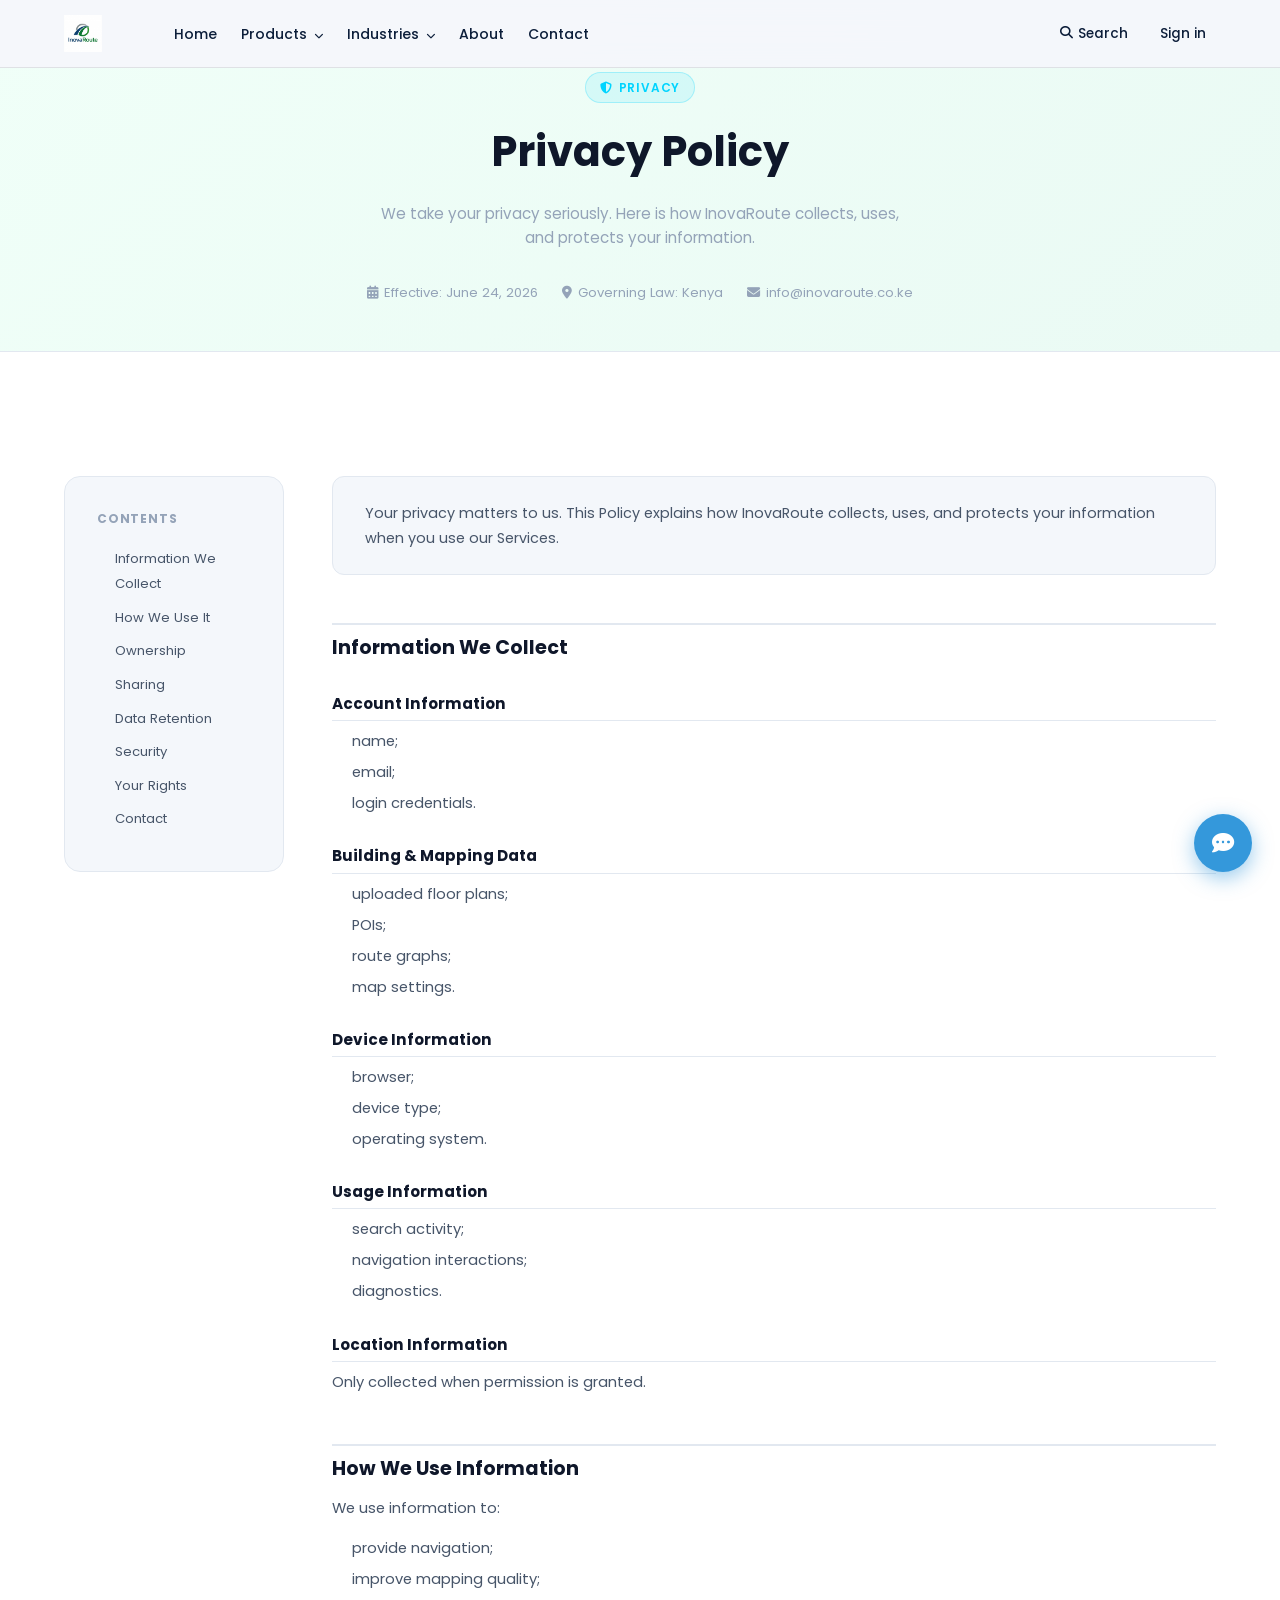
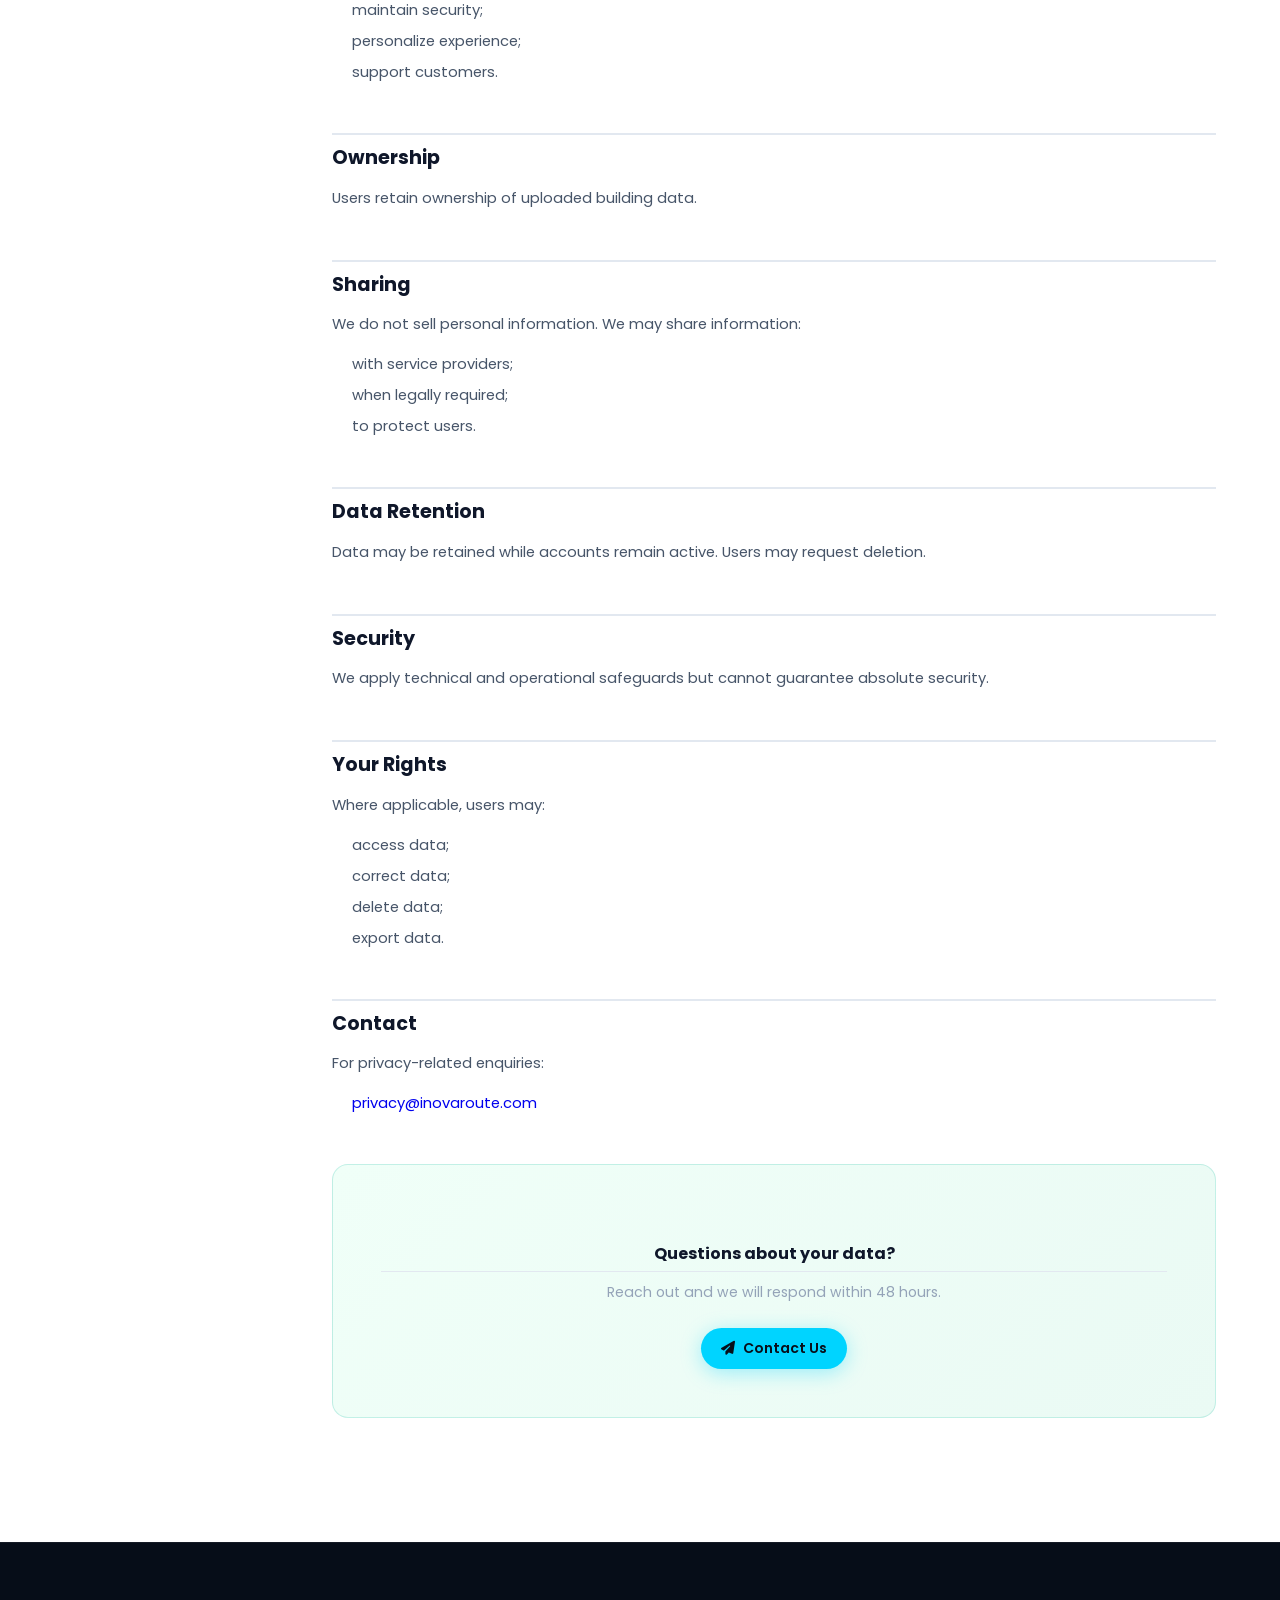
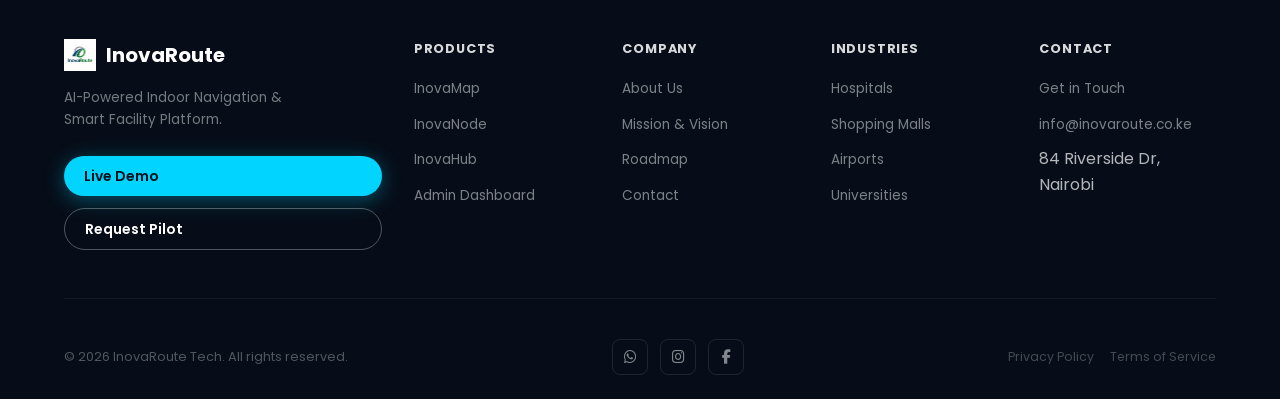
<file: privacy.html>
<!DOCTYPE html>
<html lang="en">
<head>
  <meta charset="UTF-8">
  <meta name="viewport" content="width=device-width, initial-scale=1.0">
  <title>Privacy Policy — InovaRoute</title>
  <meta name="description" content="Learn how InovaRoute collects, uses, and protects your data across our AI indoor navigation and smart facility platform.">
  <link rel="icon" href="data:image/svg+xml,<svg xmlns='http://www.w3.org/2000/svg' viewBox='0 0 32 32'><rect width='14' height='14' x='1' y='1' rx='3' fill='%233498db'/><rect width='14' height='14' x='17' y='1' rx='3' fill='%232ecc71'/><rect width='14' height='14' x='1' y='17' rx='3' fill='%23f39c12'/><rect width='14' height='14' x='17' y='17' rx='3' fill='%23e74c3c'/></svg>">
  <link rel="preconnect" href="https://fonts.googleapis.com">
  <link rel="preconnect" href="https://fonts.gstatic.com" crossorigin>
  <link href="https://fonts.googleapis.com/css2?family=Poppins:wght@400;500;600;700&display=swap" rel="stylesheet">
  <link rel="stylesheet" href="https://cdnjs.cloudflare.com/ajax/libs/font-awesome/6.5.2/css/all.min.css" crossorigin="anonymous" referrerpolicy="no-referrer">
  <link rel="stylesheet" href="styles/variables.css">
  <link rel="stylesheet" href="styles/main.css">
  <style>
    .legal-hero {
      background: linear-gradient(135deg, #f0fff8 0%, #eafaf4 100%);
      border-bottom: 1px solid var(--c-border);
      padding: 72px 0 48px;
      text-align: center;
    }
    .legal-hero .section-badge { margin: 0 auto var(--sp-3); }
    .legal-hero h1 { font-size: clamp(1.8rem, 4vw, 2.6rem); font-weight: 700; color: var(--c-text-dark); margin-bottom: var(--sp-3); }
    .legal-hero p { color: var(--c-text-muted); font-size: 0.95rem; max-width: 520px; margin: 0 auto; }
    .legal-meta { display: flex; gap: 24px; justify-content: center; flex-wrap: wrap; margin-top: var(--sp-5); font-size: 0.82rem; color: var(--c-text-muted); }
    .legal-meta span { display: flex; align-items: center; gap: 6px; }

    .legal-layout { display: grid; grid-template-columns: 220px 1fr; gap: 48px; align-items: start; padding: 64px 0; }
    @media (max-width: 768px) { .legal-layout { grid-template-columns: 1fr; } }

    .legal-toc { position: sticky; top: 96px; background: var(--c-bg-light); border: 1px solid var(--c-border); border-radius: var(--r-lg); padding: var(--sp-5); }
    .legal-toc h5 { font-size: 0.75rem; font-weight: 700; text-transform: uppercase; letter-spacing: 0.8px; color: var(--c-text-muted); margin-bottom: var(--sp-3); }
    .legal-toc ol { padding-left: 18px; margin: 0; }
    .legal-toc li { margin-bottom: 8px; }
    .legal-toc a { font-size: 0.82rem; color: var(--c-text-body); text-decoration: none; line-height: 1.4; }
    .legal-toc a:hover { color: var(--c-teal); }

    .legal-body h2 { font-size: 1.2rem; font-weight: 700; color: var(--c-text-dark); margin: 48px 0 12px; padding-top: 8px; border-top: 2px solid var(--c-border); }
    .legal-body h2:first-child { margin-top: 0; border-top: none; }
    .legal-body p { font-size: 0.92rem; color: var(--c-text-body); line-height: 1.75; margin-bottom: 14px; }
    .legal-body ul { padding-left: 20px; margin-bottom: 14px; }
    .legal-body ul li { font-size: 0.92rem; color: var(--c-text-body); line-height: 1.7; margin-bottom: 6px; }
    .legal-body strong { color: var(--c-text-dark); }
    .legal-body h3 { font-size: 0.95rem; font-weight: 700; color: var(--c-text-dark); margin: 28px 0 8px; padding-bottom: 4px; border-bottom: 1px solid var(--c-border); }

    .legal-contact-box { background: linear-gradient(135deg, #f0fff8, #eafaf4); border: 1px solid rgba(15,184,160,0.2); border-radius: var(--r-lg); padding: var(--sp-6); margin-top: 48px; text-align: center; }
    .legal-contact-box h3 { font-size: 1rem; font-weight: 700; color: var(--c-text-dark); margin-bottom: 8px; }
    .legal-contact-box p { font-size: 0.88rem; color: var(--c-text-muted); margin-bottom: var(--sp-4); }
    .legal-contact-box a.btn { display: inline-flex; align-items: center; gap: 8px; }
  </style>
</head>
<body>

<!-- NAVBAR -->
<nav class="navbar navbar--light" id="navbar">
  <div class="nav-inner">
    <a href="index.html" class="nav-brand nav-brand--logo-only">
      <img src="assets/images/logo.png" alt="InovaRoute" class="nav-logo-img" onerror="this.style.display=`none`;this.nextElementSibling.style.display=`flex`">
      <span class="nav-name" style="display:none">InovaRoute</span>
    </a>
    <ul class="nav-links" id="nav-links">
      <li><a href="index.html" class="nav-link">Home</a></li>
      <li class="nav-item--has-dropdown">
        <a href="products.html" class="nav-link">Products <i class="fas fa-chevron-down nav-chevron"></i></a>
        <div class="nav-dropdown nav-dropdown--products">
          <div class="ndp-grid">
            <a href="products.html#inovamap" class="ndp-item">
              <div class="ndp-icon"><i class="fas fa-map-marked-alt"></i></div>
              <div class="ndp-text"><h6>InovaMap</h6><p>Indoor navigation software</p></div>
            </a>
            <a href="products.html#inovanode" class="ndp-item">
              <div class="ndp-icon"><i class="fas fa-tag"></i></div>
              <div class="ndp-text"><h6>InovaNode</h6><p>BLE asset tracking tags</p></div>
            </a>
            <a href="products.html#inovahub" class="ndp-item">
              <div class="ndp-icon"><i class="fas fa-wifi"></i></div>
              <div class="ndp-text"><h6>InovaHub</h6><p>Indoor BLE gateway</p></div>
            </a>
            <a href="products.html#dashboard" class="ndp-item">
              <div class="ndp-icon"><i class="fas fa-chart-line"></i></div>
              <div class="ndp-text"><h6>Admin Dashboard</h6><p>Facility intelligence</p></div>
            </a>
          </div>
          <div class="ndp-footer">
            <a href="products.html">See all products <i class="fas fa-arrow-right"></i></a>
          </div>
        </div>
      </li>
      <li class="nav-item--has-dropdown">
        <a href="industries.html" class="nav-link">Industries <i class="fas fa-chevron-down nav-chevron"></i></a>
        <div class="nav-dropdown nav-dropdown--industries">
          <ul class="ndi-list">
            <li><a href="industries.html?tab=hospital"><i class="fas fa-hospital-alt"></i> Hospitals</a></li>
            <li><a href="industries.html?tab=mall"><i class="fas fa-shopping-bag"></i> Shopping Malls</a></li>
            <li><a href="industries.html?tab=airport"><i class="fas fa-plane-departure"></i> Airports</a></li>
            <li><a href="industries.html?tab=university"><i class="fas fa-university"></i> Universities</a></li>
            <li><a href="industries.html?tab=office"><i class="fas fa-building"></i> Corporate Offices</a></li>
          </ul>
          <div class="ndi-footer">
            <a href="industries.html">Try Live Demo <i class="fas fa-arrow-right"></i></a>
          </div>
        </div>
      </li>
      <li><a href="about.html" class="nav-link">About</a></li>
      <li><a href="contact.html" class="nav-link">Contact</a></li>
    </ul>
    <div class="nav-actions">
      <a href="#" class="nav-search-btn" aria-label="Search"><i class="fas fa-search"></i> Search</a>
      <a href="https://inovamap-b3f26.web.app/" class="nav-signin" target="_blank">Sign in</a>
    </div>
    <button class="nav-toggle" id="nav-toggle" aria-label="Toggle menu">
      <span></span><span></span><span></span>
    </button>
  </div>
</nav>


<!-- HERO -->
<section class="legal-hero">
  <div class="container">
    <div class="section-badge"><i class="fas fa-shield-alt"></i> Privacy</div>
    <h1>Privacy Policy</h1>
    <p>We take your privacy seriously. Here is how InovaRoute collects, uses, and protects your information.</p>
    <div class="legal-meta">
      <span><i class="fas fa-calendar-alt"></i> Effective: June 24, 2026</span>
      <span><i class="fas fa-map-marker-alt"></i> Governing Law: Kenya</span>
      <span><i class="fas fa-envelope"></i> info@inovaroute.co.ke</span>
    </div>
  </div>
</section>


<!-- CONTENT -->
<section class="section">
  <div class="container">
    <div class="legal-layout">

      <!-- TABLE OF CONTENTS -->
      <aside class="legal-toc">
        <h5>Contents</h5>
        <ol>
          <li><a href="#collect">Information We Collect</a></li>
          <li><a href="#use">How We Use It</a></li>
          <li><a href="#ownership">Ownership</a></li>
          <li><a href="#sharing">Sharing</a></li>
          <li><a href="#retention">Data Retention</a></li>
          <li><a href="#security">Security</a></li>
          <li><a href="#rights">Your Rights</a></li>
          <li><a href="#contact">Contact</a></li>
        </ol>
      </aside>

      <!-- BODY -->
      <div class="legal-body">

        <p style="background:var(--c-bg-light);border:1px solid var(--c-border);border-radius:var(--r-md);padding:var(--sp-4) var(--sp-5);font-size:0.9rem;color:var(--c-text-body);line-height:1.7;margin-bottom:var(--sp-6);">Your privacy matters to us. This Policy explains how InovaRoute collects, uses, and protects your information when you use our Services.</p>

        <h2 id="collect">Information We Collect</h2>

        <h3>Account Information</h3>
        <ul>
          <li>name;</li>
          <li>email;</li>
          <li>login credentials.</li>
        </ul>

        <h3>Building &amp; Mapping Data</h3>
        <ul>
          <li>uploaded floor plans;</li>
          <li>POIs;</li>
          <li>route graphs;</li>
          <li>map settings.</li>
        </ul>

        <h3>Device Information</h3>
        <ul>
          <li>browser;</li>
          <li>device type;</li>
          <li>operating system.</li>
        </ul>

        <h3>Usage Information</h3>
        <ul>
          <li>search activity;</li>
          <li>navigation interactions;</li>
          <li>diagnostics.</li>
        </ul>

        <h3>Location Information</h3>
        <p>Only collected when permission is granted.</p>

        <h2 id="use">How We Use Information</h2>
        <p>We use information to:</p>
        <ul>
          <li>provide navigation;</li>
          <li>improve mapping quality;</li>
          <li>maintain security;</li>
          <li>personalize experience;</li>
          <li>support customers.</li>
        </ul>

        <h2 id="ownership">Ownership</h2>
        <p>Users retain ownership of uploaded building data.</p>

        <h2 id="sharing">Sharing</h2>
        <p>We do not sell personal information. We may share information:</p>
        <ul>
          <li>with service providers;</li>
          <li>when legally required;</li>
          <li>to protect users.</li>
        </ul>

        <h2 id="retention">Data Retention</h2>
        <p>Data may be retained while accounts remain active. Users may request deletion.</p>

        <h2 id="security">Security</h2>
        <p>We apply technical and operational safeguards but cannot guarantee absolute security.</p>

        <h2 id="rights">Your Rights</h2>
        <p>Where applicable, users may:</p>
        <ul>
          <li>access data;</li>
          <li>correct data;</li>
          <li>delete data;</li>
          <li>export data.</li>
        </ul>

        <h2 id="contact">Contact</h2>
        <p>For privacy-related enquiries:</p>
        <ul>
          <li><a href="mailto:privacy@inovaroute.com">privacy@inovaroute.com</a></li>
        </ul>

        <div class="legal-contact-box">
          <h3>Questions about your data?</h3>
          <p>Reach out and we will respond within 48 hours.</p>
          <a href="contact.html" class="btn btn-primary btn-sm"><i class="fas fa-paper-plane"></i> Contact Us</a>
        </div>

      </div>
    </div>
  </div>
</section>


<!-- FOOTER -->
<footer class="footer">
  <div class="container">
    <div class="footer-top">
      <div class="footer-brand">
        <div class="footer-brand-logo">
          <img src="assets/images/logo.png" alt="InovaRoute" style="height:32px;width:auto;" onerror="this.style.display=`none`;this.nextElementSibling.style.display=`inline`">
          <span class="f-name">InovaRoute</span>
        </div>
        <p class="footer-tagline">AI-Powered Indoor Navigation &amp; Smart Facility Platform.</p>
        <div class="footer-ctas">
          <a href="industries.html" class="btn btn-primary btn-sm">Live Demo</a>
          <a href="contact.html" class="btn btn-secondary btn-sm">Request Pilot</a>
        </div>
      </div>
      <div class="footer-col">
        <h4>Products</h4>
        <ul>
          <li><a href="products.html#inovamap">InovaMap</a></li>
          <li><a href="products.html#inovanode">InovaNode</a></li>
          <li><a href="products.html#inovahub">InovaHub</a></li>
          <li><a href="products.html#dashboard">Admin Dashboard</a></li>
        </ul>
      </div>
      <div class="footer-col">
        <h4>Company</h4>
        <ul>
          <li><a href="about.html">About Us</a></li>
          <li><a href="about.html#mission">Mission &amp; Vision</a></li>
          <li><a href="about.html#roadmap">Roadmap</a></li>
          <li><a href="contact.html">Contact</a></li>
        </ul>
      </div>
      <div class="footer-col">
        <h4>Industries</h4>
        <ul>
          <li><a href="industries.html?tab=hospital">Hospitals</a></li>
          <li><a href="industries.html?tab=mall">Shopping Malls</a></li>
          <li><a href="industries.html?tab=airport">Airports</a></li>
          <li><a href="industries.html?tab=university">Universities</a></li>
        </ul>
      </div>
      <div class="footer-col">
        <h4>Contact</h4>
        <ul>
          <li><a href="contact.html">Get in Touch</a></li>
          <li><a href="mailto:info@inovaroute.co.ke">info@inovaroute.co.ke</a></li>
          <li>84 Riverside Dr, Nairobi</li>
        </ul>
      </div>
    </div>
    <div class="footer-bottom">
      <p class="footer-copy">&copy; 2026 InovaRoute Tech. All rights reserved.</p>
      <div class="footer-social">
        <a href="https://wa.me/message/SHVGJTXQXNXTI1" target="_blank" aria-label="WhatsApp"><i class="fab fa-whatsapp"></i></a>
        <a href="https://www.instagram.com/inovaroutetech?igsh=aXVvbjA5ZzNsaHh5" target="_blank" aria-label="Instagram"><i class="fab fa-instagram"></i></a>
        <a href="https://www.facebook.com/share/1BY43MmHNZ/" target="_blank" aria-label="Facebook"><i class="fab fa-facebook-f"></i></a>
      </div>
      <div class="footer-legal">
        <a href="privacy.html">Privacy Policy</a>
        <a href="terms.html">Terms of Service</a>
      </div>
    </div>
  </div>
</footer>

<div class="search-overlay" id="searchOverlay" aria-hidden="true">
  <div class="search-overlay-inner">
    <div class="search-input-wrap">
      <i class="fas fa-search search-input-icon"></i>
      <input type="text" id="searchInput" class="search-input" placeholder="Search products, industries, features..." autocomplete="off" spellcheck="false">
      <button class="search-close-btn" id="searchClose" aria-label="Close search"><i class="fas fa-times"></i></button>
    </div>
    <div class="search-results" id="searchResults"><p class="search-hint">Type to search pages, products, and industries...</p></div>
  </div>
</div>
<div class="assist" id="assist">
  <button class="assist-bubble" id="assist-open" aria-label="Open assistant"><i class="fas fa-comment-dots"></i></button>
  <div class="assist-panel" id="assist-panel">
    <div class="assist-header">
      <h4>Need help?</h4>
      <button class="assist-close" id="assist-close">&times;</button>
    </div>
    <p class="assist-text">InovaRoute support is available 24/7.</p>
    <div class="assist-actions">
      <a href="https://wa.me/message/SHVGJTXQXNXTI1" target="_blank" class="assist-btn-main"><i class="fab fa-whatsapp"></i> Chat on WhatsApp</a>
      <button class="assist-btn-dismiss" id="assist-no">No thanks</button>
    </div>
  </div>
</div>

<script src="scripts/main.js" defer></script>
</body>
</html>
</file>
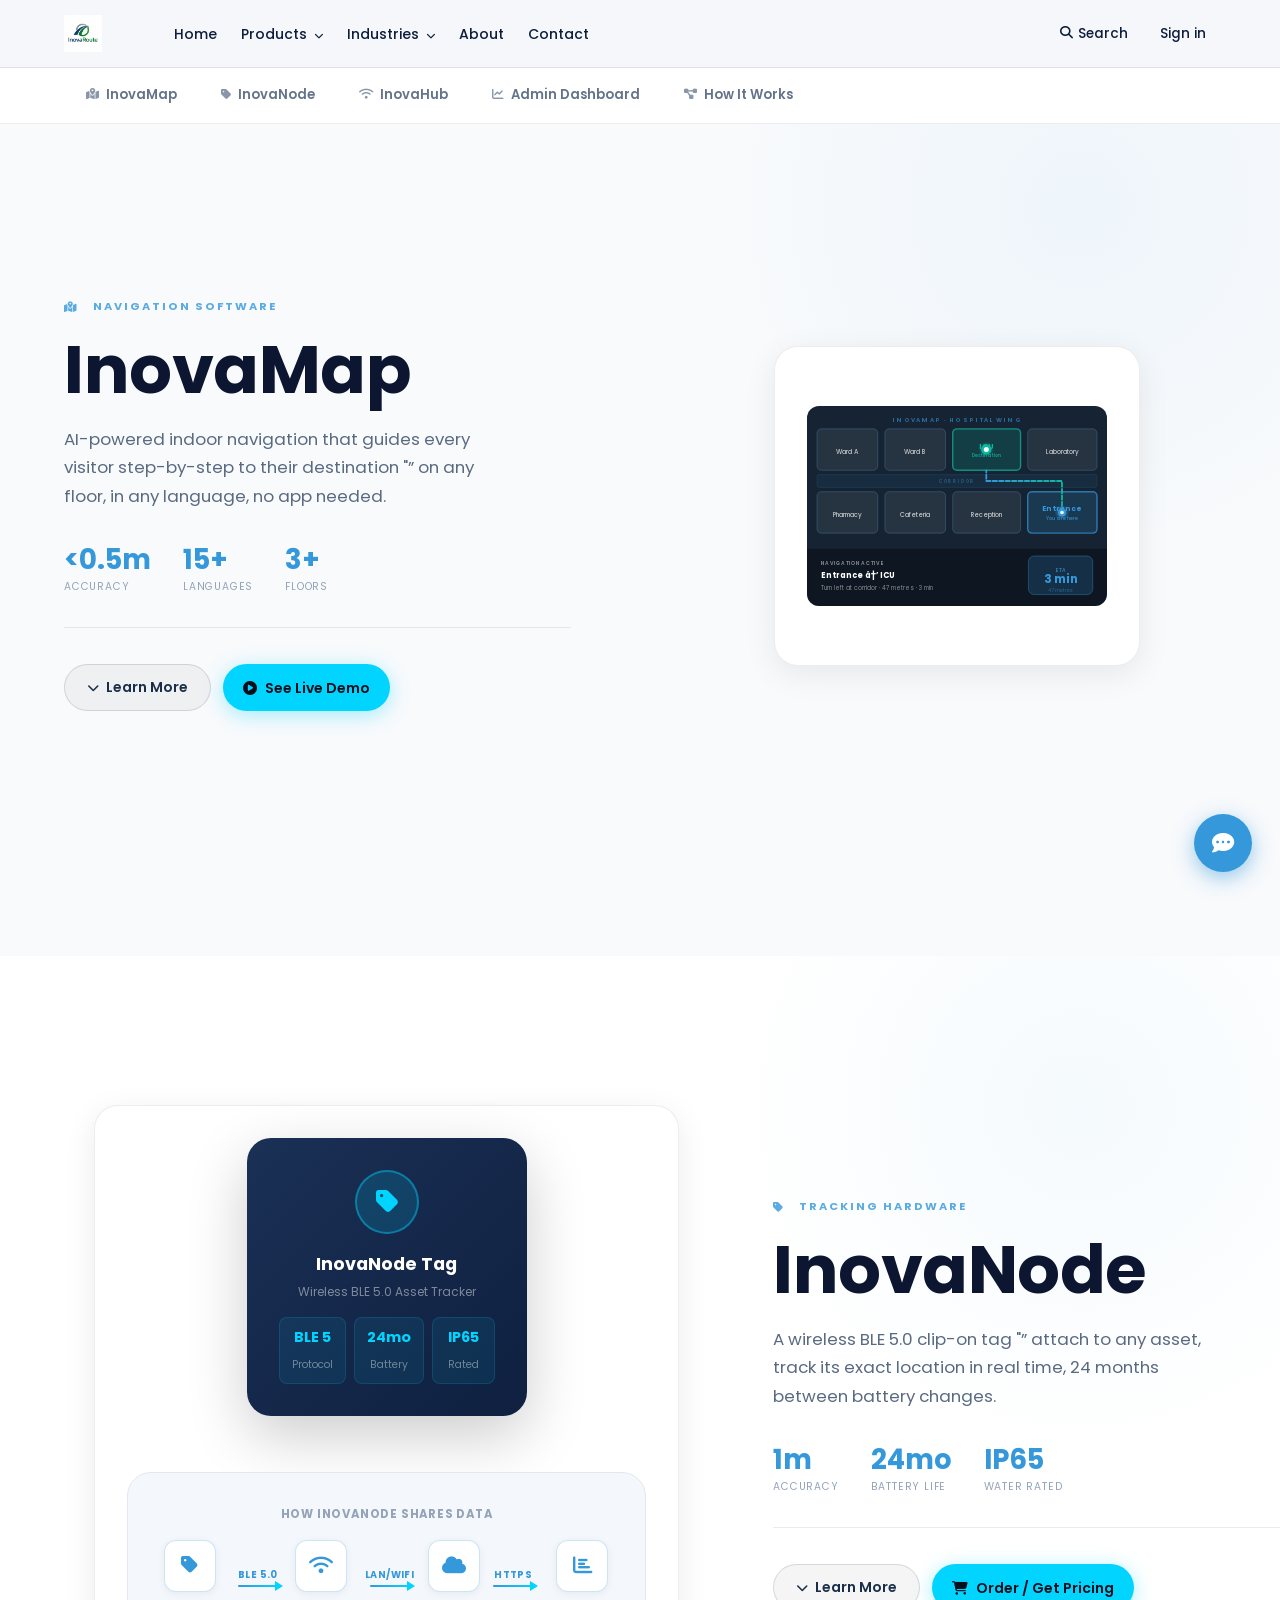
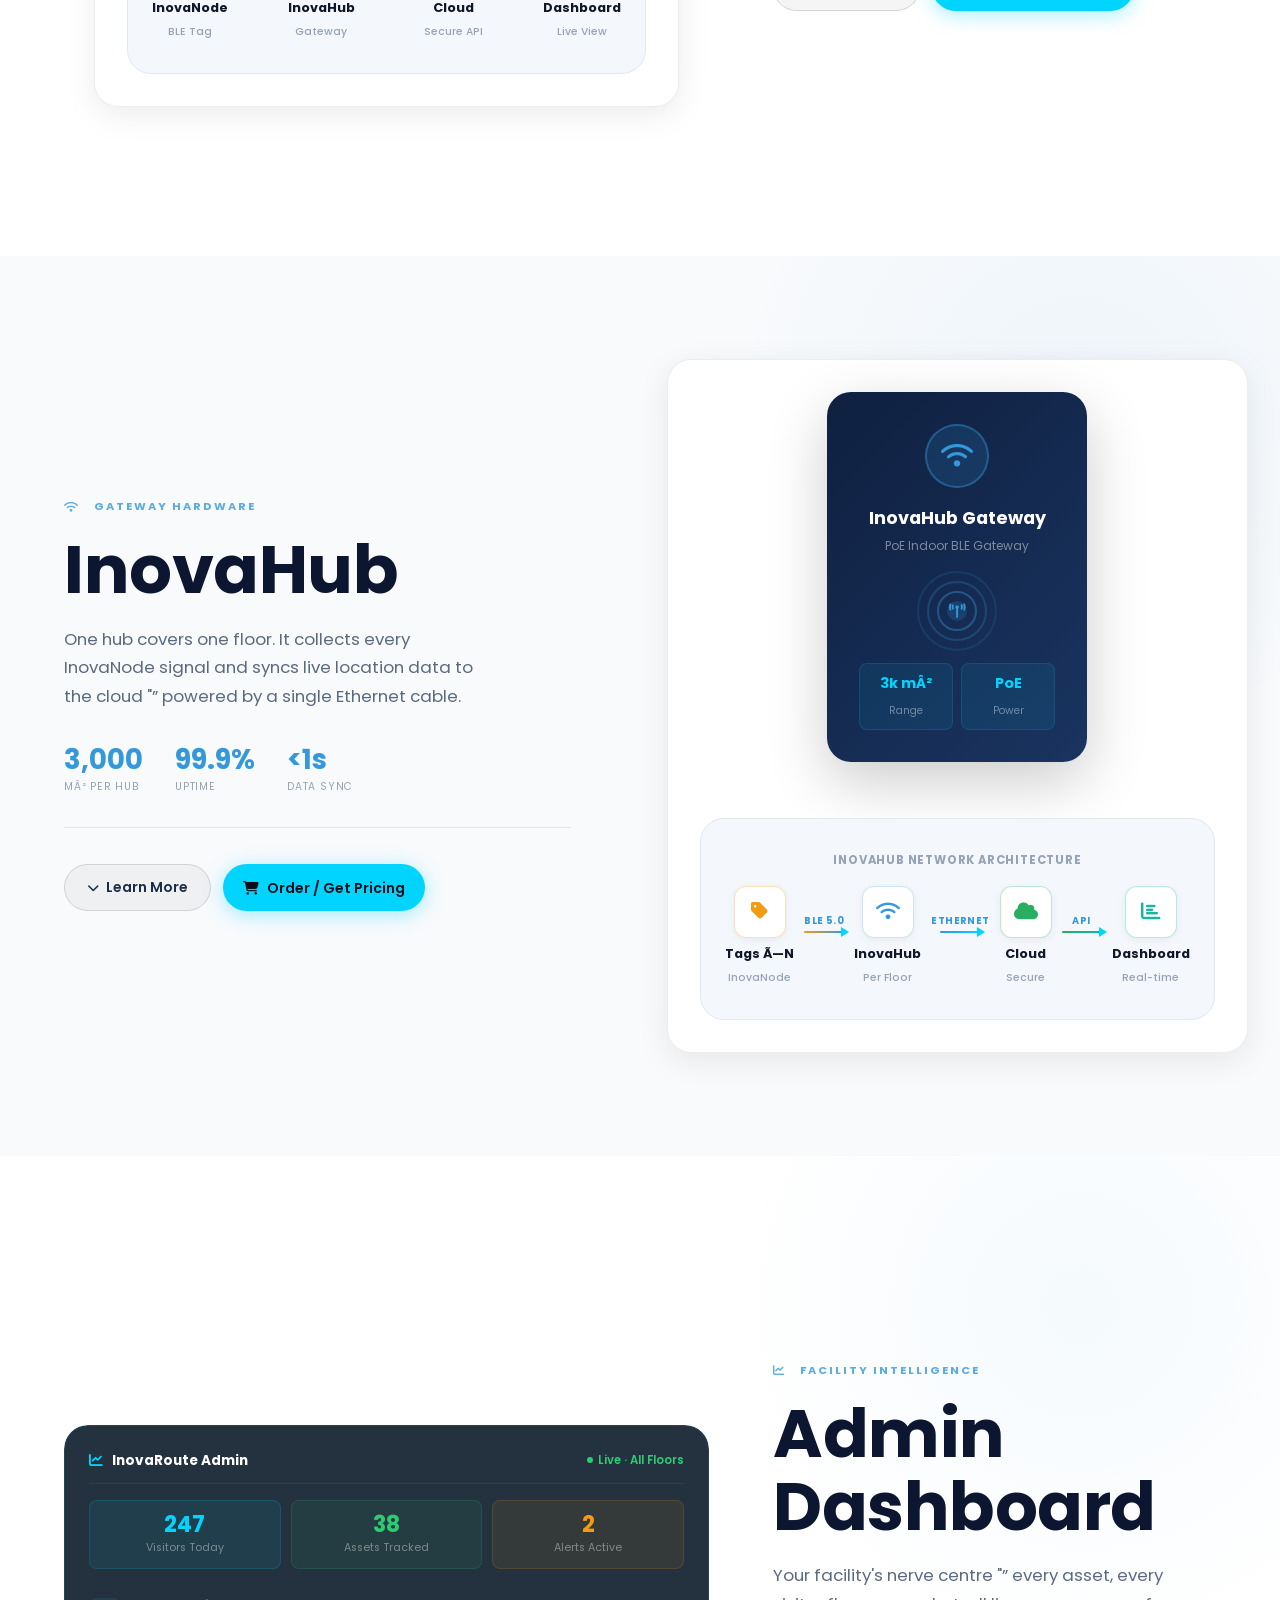
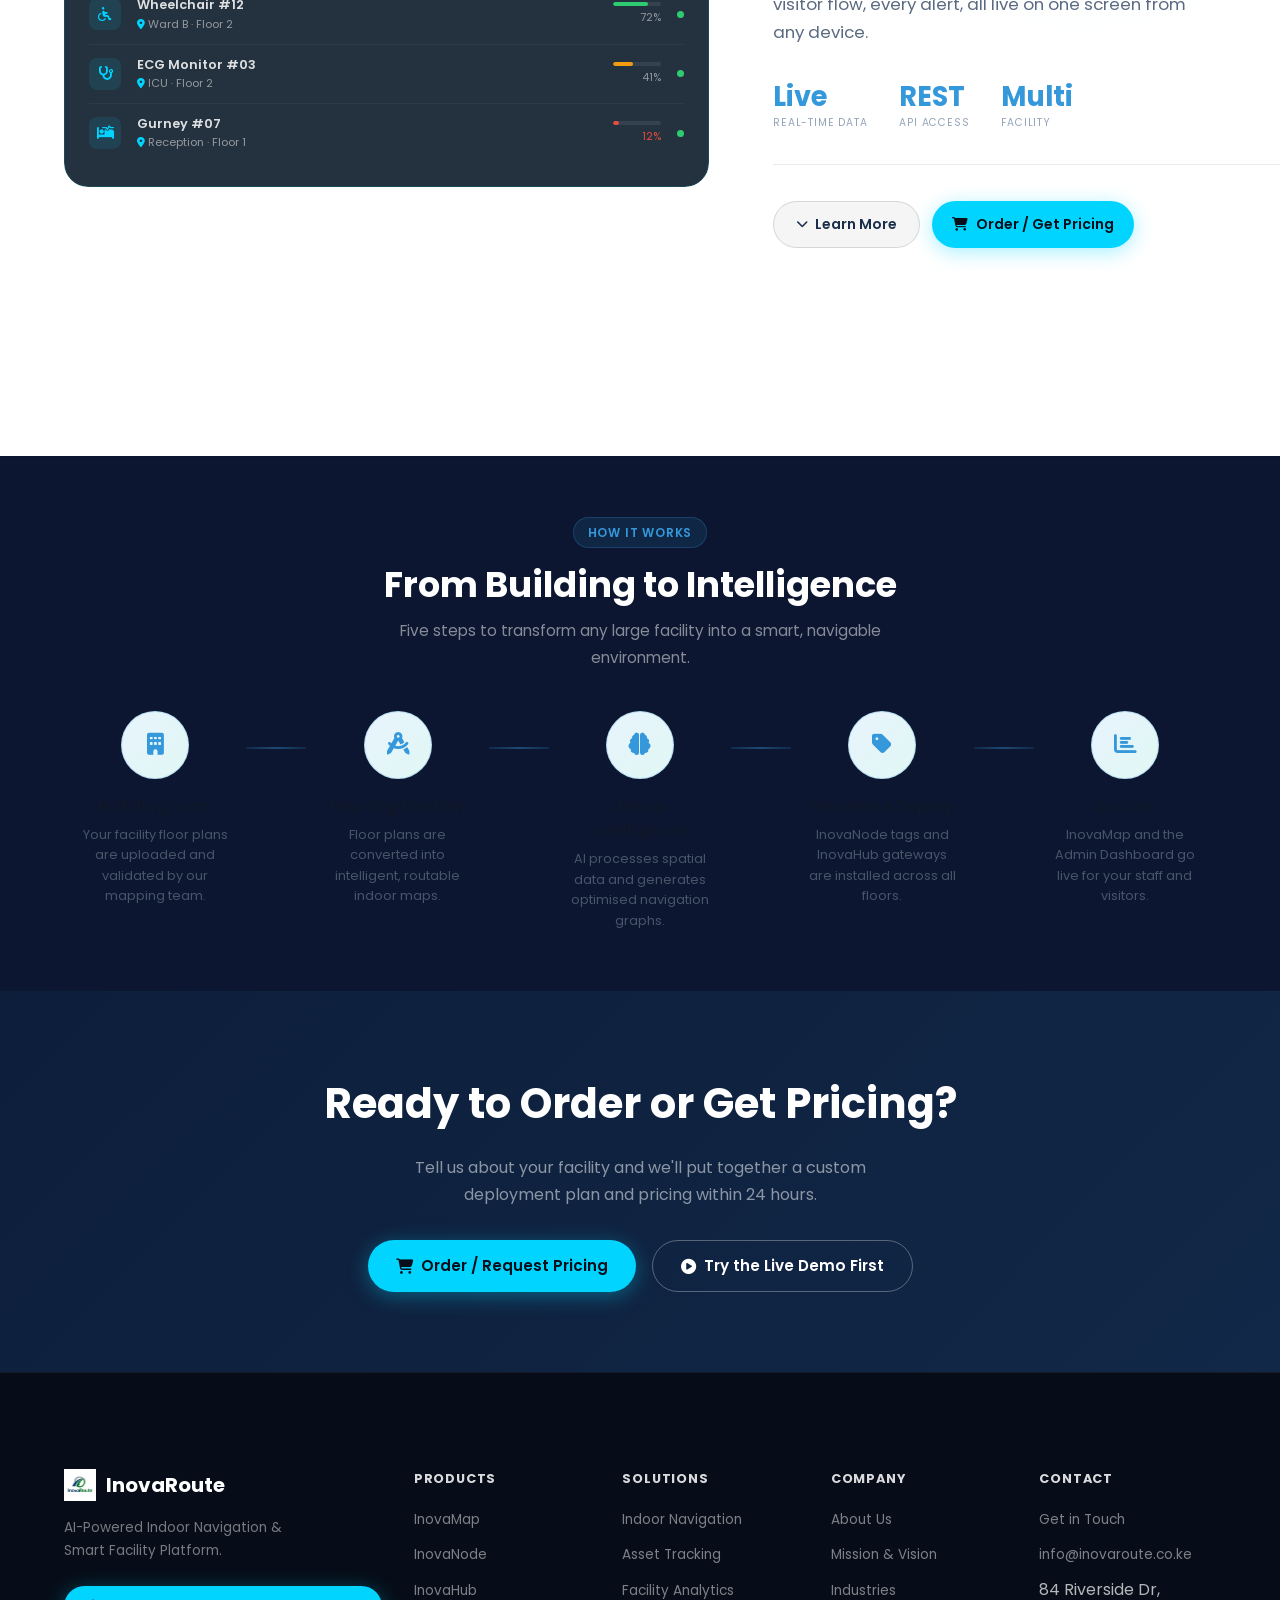
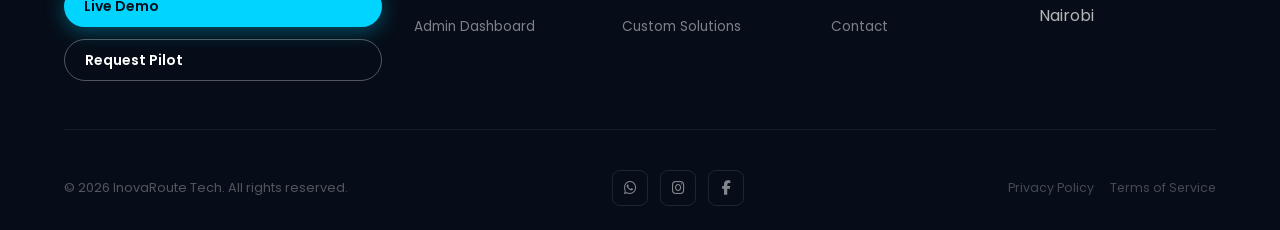
<file: products.html>
﻿<!DOCTYPE html>
<html lang="en">
<head>
  <meta charset="UTF-8">
  <meta name="viewport" content="width=device-width, initial-scale=1.0">
  <title>Products "“ InovaRoute Platform</title>
  <meta name="description" content="Explore the InovaRoute product ecosystem: InovaMap indoor navigation, InovaNode asset tracking tags, InovaHub gateway, and the Admin Dashboard.">
  <link rel="icon" href="data:image/svg+xml,<svg xmlns='http://www.w3.org/2000/svg' viewBox='0 0 32 32'><rect width='14' height='14' x='1' y='1' rx='3' fill='%233498db'/><rect width='14' height='14' x='17' y='1' rx='3' fill='%232ecc71'/><rect width='14' height='14' x='1' y='17' rx='3' fill='%23f39c12'/><rect width='14' height='14' x='17' y='17' rx='3' fill='%23e74c3c'/></svg>">
  <link rel="preconnect" href="https://fonts.googleapis.com">
  <link rel="preconnect" href="https://fonts.gstatic.com" crossorigin>
  <link href="https://fonts.googleapis.com/css2?family=Poppins:wght@400;500;600;700&display=swap" rel="stylesheet">
  <link rel="stylesheet" href="https://cdnjs.cloudflare.com/ajax/libs/font-awesome/6.5.2/css/all.min.css" crossorigin="anonymous" referrerpolicy="no-referrer">
  <link rel="stylesheet" href="styles/variables.css">
  <link rel="stylesheet" href="styles/main.css">
</head>
<body>

<!-- NAVBAR -->
<nav class="navbar navbar--light" id="navbar">
  <div class="nav-inner">
    <a href="index.html" class="nav-brand nav-brand--logo-only">
      <img src="assets/images/logo.png" alt="InovaRoute" class="nav-logo-img" onerror="this.style.display=`none`;this.nextElementSibling.style.display=`flex`">
      <span class="nav-name" style="display:none">InovaRoute</span>
    </a>
    <ul class="nav-links" id="nav-links">
      <li><a href="index.html"      class="nav-link">Home</a></li>
      <li class="nav-item--has-dropdown">
        <a href="products.html" class="nav-link">Products <i class="fas fa-chevron-down nav-chevron"></i></a>
        <div class="nav-dropdown nav-dropdown--products">
          <div class="ndp-grid">
            <a href="products.html#inovamap" class="ndp-item">
              <div class="ndp-icon"><i class="fas fa-map-marked-alt"></i></div>
              <div class="ndp-text"><h6>InovaMap</h6><p>Indoor navigation software</p></div>
            </a>
            <a href="products.html#inovanode" class="ndp-item">
              <div class="ndp-icon"><i class="fas fa-tag"></i></div>
              <div class="ndp-text"><h6>InovaNode</h6><p>BLE asset tracking tags</p></div>
            </a>
            <a href="products.html#inovahub" class="ndp-item">
              <div class="ndp-icon"><i class="fas fa-wifi"></i></div>
              <div class="ndp-text"><h6>InovaHub</h6><p>Indoor BLE gateway</p></div>
            </a>
            <a href="products.html#dashboard" class="ndp-item">
              <div class="ndp-icon"><i class="fas fa-chart-line"></i></div>
              <div class="ndp-text"><h6>Admin Dashboard</h6><p>Facility intelligence</p></div>
            </a>
          </div>
          <div class="ndp-footer">
            <a href="products.html">See all products <i class="fas fa-arrow-right"></i></a>
          </div>
        </div>
      </li>
      <li class="nav-item--has-dropdown">
        <a href="industries.html" class="nav-link">Industries <i class="fas fa-chevron-down nav-chevron"></i></a>
        <div class="nav-dropdown nav-dropdown--industries">
          <ul class="ndi-list">
            <li><a href="industries.html?tab=hospital"><i class="fas fa-hospital-alt"></i> Hospitals</a></li>
            <li><a href="industries.html?tab=mall"><i class="fas fa-shopping-bag"></i> Shopping Malls</a></li>
            <li><a href="industries.html?tab=airport"><i class="fas fa-plane-departure"></i> Airports</a></li>
            <li><a href="industries.html?tab=university"><i class="fas fa-university"></i> Universities</a></li>
            <li><a href="industries.html?tab=office"><i class="fas fa-building"></i> Corporate Offices</a></li>
          </ul>
          <div class="ndi-footer">
            <a href="industries.html">Try Live Demo <i class="fas fa-arrow-right"></i></a>
          </div>
        </div>
      </li>
      <li><a href="about.html"      class="nav-link">About</a></li>
      <li><a href="contact.html"    class="nav-link">Contact</a></li>
    </ul>
    <div class="nav-actions">
      <a href="#" class="nav-search-btn" aria-label="Search"><i class="fas fa-search"></i> Search</a>
      <a href="https://inovamap-b3f26.web.app/" class="nav-signin" target="_blank">Sign in</a>
    </div>
    <button class="nav-toggle" id="nav-toggle" aria-label="Toggle menu">
      <span></span><span></span><span></span>
    </button>
  </div>
</nav>


<!-- PRODUCT STICKY NAV -->
<div class="prod-sticky-nav">
  <div class="container">
    <div class="prod-sticky-nav-inner">
      <a href="#inovamap"    class="prod-nav-link"><i class="fas fa-map-marked-alt"></i>InovaMap</a>
      <a href="#inovanode"   class="prod-nav-link"><i class="fas fa-tag"></i>InovaNode</a>
      <a href="#inovahub"    class="prod-nav-link"><i class="fas fa-wifi"></i>InovaHub</a>
      <a href="#dashboard"   class="prod-nav-link"><i class="fas fa-chart-line"></i>Admin Dashboard</a>
      <a href="#how-it-works" class="prod-nav-link"><i class="fas fa-project-diagram"></i>How It Works</a>
    </div>
  </div>
</div>


<!-- ============================================================
     INOVAMAP
     ============================================================ -->
<section id="inovamap" class="prod-vh">
  <div class="container">
    <div class="prod-vh-inner">

      <!-- Copy -->
      <div class="prod-vh-copy fade-up">
        <div class="prod-vh-badge"><i class="fas fa-map-marked-alt"></i>&nbsp; Navigation Software</div>
        <h2 class="prod-vh-name">InovaMap</h2>
        <p class="prod-vh-tagline">AI-powered indoor navigation that guides every visitor step-by-step to their destination "” on any floor, in any language, no app needed.</p>

        <div class="prod-vh-metrics">
          <div class="prod-vh-metric">
            <span class="prod-vh-metric-val">&lt;0.5m</span>
            <span class="prod-vh-metric-label">Accuracy</span>
          </div>
          <div class="prod-vh-metric">
            <span class="prod-vh-metric-val">15+</span>
            <span class="prod-vh-metric-label">Languages</span>
          </div>
          <div class="prod-vh-metric">
            <span class="prod-vh-metric-val">3+</span>
            <span class="prod-vh-metric-label">Floors</span>
          </div>
        </div>

        <div class="prod-vh-ctas">
          <button class="btn-learn-more" onclick="toggleLearnMore('map-expand', this)" aria-expanded="false">
            <i class="fas fa-chevron-down"></i> Learn More
          </button>
          <a href="industries.html" class="btn btn-primary btn-sm"><i class="fas fa-play-circle"></i> See Live Demo</a>
        </div>

        <!-- Expandable details -->
        <div class="prod-expand" id="map-expand">
          <div class="prod-expand-features">
            <div class="prod-expand-feat">
              <div class="pef-icon"><i class="fas fa-route"></i></div>
              <div class="pef-text">
                <h6>Step-by-Step Routing</h6>
                <p>Turn-by-turn directions on a live floor map from any entry point.</p>
              </div>
            </div>
            <div class="prod-expand-feat">
              <div class="pef-icon"><i class="fas fa-layer-group"></i></div>
              <div class="pef-text">
                <h6>Multi-Floor Navigation</h6>
                <p>Routes across 3+ floors via lifts, escalators, and stairwells.</p>
              </div>
            </div>
            <div class="prod-expand-feat">
              <div class="pef-icon"><i class="fas fa-language"></i></div>
              <div class="pef-text">
                <h6>15+ Languages</h6>
                <p>Swahili, English, French, Arabic "” ideal for hospitals and airports.</p>
              </div>
            </div>
            <div class="prod-expand-feat">
              <div class="pef-icon"><i class="fas fa-wheelchair"></i></div>
              <div class="pef-text">
                <h6>Accessibility Routing</h6>
                <p>Dedicated step-free routes with barrier avoidance built in.</p>
              </div>
            </div>
            <div class="prod-expand-feat">
              <div class="pef-icon"><i class="fas fa-qrcode"></i></div>
              <div class="pef-text">
                <h6>QR Entry Points</h6>
                <p>Scan at any entrance "” personalised map loads instantly, no app.</p>
              </div>
            </div>
            <div class="prod-expand-feat">
              <div class="pef-icon"><i class="fas fa-search-location"></i></div>
              <div class="pef-text">
                <h6>POI Search</h6>
                <p>Search any room, department, or service by name or category.</p>
              </div>
            </div>
          </div>
          <div class="prod-expand-order">
            <div>
              <div class="peo-label">Deploy InovaMap in your facility</div>
              <div class="peo-sub">Custom pricing "” we build a deployment plan for you.</div>
            </div>
            <a href="contact.html?product=inovamap" class="btn btn-primary btn-sm"><i class="fas fa-shopping-cart"></i> Order / Get Pricing</a>
          </div>
        </div>
      </div>

      <!-- Visual -->
      <div class="prod-vh-visual fade-up">
        <div class="prod-visual-box">
          <svg viewBox="0 0 420 280" fill="none" xmlns="http://www.w3.org/2000/svg" style="width:100%;border-radius:12px;">
            <defs>
              <filter id="pglow" x="-50%" y="-50%" width="200%" height="200%">
                <feGaussianBlur stdDeviation="2.5" result="blur"/>
                <feMerge><feMergeNode in="blur"/><feMergeNode in="SourceGraphic"/></feMerge>
              </filter>
              <linearGradient id="prouteGrad" x1="0" y1="0" x2="1" y2="0">
                <stop offset="0%" stop-color="#3498db"/>
                <stop offset="100%" stop-color="#0fb8a0"/>
              </linearGradient>
            </defs>
            <rect width="420" height="280" rx="12" fill="rgba(13,27,42,0.96)"/>
            <text x="210" y="22" fill="rgba(52,152,219,0.6)" font-size="8" font-family="Poppins,sans-serif" font-weight="700" letter-spacing="1.8" text-anchor="middle">INOVAMAP · HOSPITAL WING</text>
            <!-- Top rooms -->
            <rect x="14" y="32" width="85" height="58" rx="6" fill="rgba(255,255,255,0.07)" stroke="rgba(100,160,220,0.4)" stroke-width="1"/>
            <text x="56" y="65" fill="rgba(255,255,255,0.7)" font-size="9" font-family="Poppins,sans-serif" text-anchor="middle" dominant-baseline="middle" font-weight="500">Ward A</text>
            <rect x="109" y="32" width="85" height="58" rx="6" fill="rgba(255,255,255,0.07)" stroke="rgba(100,160,220,0.4)" stroke-width="1"/>
            <text x="151" y="65" fill="rgba(255,255,255,0.7)" font-size="9" font-family="Poppins,sans-serif" text-anchor="middle" dominant-baseline="middle" font-weight="500">Ward B</text>
            <rect x="204" y="32" width="95" height="58" rx="6" fill="rgba(15,184,160,0.18)" stroke="rgba(15,184,160,0.7)" stroke-width="2"/>
            <text x="251" y="58" fill="#0fb8a0" font-size="10" font-family="Poppins,sans-serif" text-anchor="middle" dominant-baseline="middle" font-weight="700">ICU</text>
            <text x="251" y="72" fill="rgba(15,184,160,0.7)" font-size="7" font-family="Poppins,sans-serif" text-anchor="middle" font-weight="600">Destination</text>
            <rect x="309" y="32" width="97" height="58" rx="6" fill="rgba(255,255,255,0.07)" stroke="rgba(100,160,220,0.4)" stroke-width="1"/>
            <text x="357" y="65" fill="rgba(255,255,255,0.7)" font-size="9" font-family="Poppins,sans-serif" text-anchor="middle" dominant-baseline="middle" font-weight="500">Laboratory</text>
            <!-- Corridor -->
            <rect x="14" y="96" width="392" height="18" rx="3" fill="rgba(52,152,219,0.07)" stroke="rgba(52,152,219,0.2)" stroke-width="1"/>
            <text x="210" y="108" fill="rgba(52,152,219,0.4)" font-size="6" font-family="Poppins,sans-serif" text-anchor="middle" letter-spacing="2.5" font-weight="700">CORRIDOR</text>
            <!-- Bottom rooms -->
            <rect x="14" y="120" width="85" height="58" rx="6" fill="rgba(255,255,255,0.07)" stroke="rgba(100,160,220,0.4)" stroke-width="1"/>
            <text x="56" y="153" fill="rgba(255,255,255,0.7)" font-size="9" font-family="Poppins,sans-serif" text-anchor="middle" dominant-baseline="middle" font-weight="500">Pharmacy</text>
            <rect x="109" y="120" width="85" height="58" rx="6" fill="rgba(255,255,255,0.07)" stroke="rgba(100,160,220,0.4)" stroke-width="1"/>
            <text x="151" y="153" fill="rgba(255,255,255,0.7)" font-size="9" font-family="Poppins,sans-serif" text-anchor="middle" dominant-baseline="middle" font-weight="500">Cafeteria</text>
            <rect x="204" y="120" width="95" height="58" rx="6" fill="rgba(255,255,255,0.07)" stroke="rgba(100,160,220,0.4)" stroke-width="1"/>
            <text x="251" y="153" fill="rgba(255,255,255,0.7)" font-size="9" font-family="Poppins,sans-serif" text-anchor="middle" dominant-baseline="middle" font-weight="500">Reception</text>
            <rect x="309" y="120" width="97" height="58" rx="6" fill="rgba(52,152,219,0.18)" stroke="rgba(52,152,219,0.7)" stroke-width="2"/>
            <text x="357" y="144" fill="#3498db" font-size="10" font-family="Poppins,sans-serif" text-anchor="middle" dominant-baseline="middle" font-weight="700">Entrance</text>
            <text x="357" y="159" fill="rgba(52,152,219,0.65)" font-size="7" font-family="Poppins,sans-serif" text-anchor="middle" font-weight="600">You are here</text>
            <!-- Route -->
            <path d="M 357,149 L 357,105 L 251,105 L 251,90" stroke="url(#prouteGrad)" stroke-width="2.5" stroke-linecap="round" stroke-linejoin="round" stroke-dasharray="6 3"/>
            <!-- Markers -->
            <circle cx="251" cy="61" r="7" fill="#0fb8a0" filter="url(#pglow)"/>
            <circle cx="251" cy="61" r="3.5" fill="white"/>
            <circle cx="357" cy="149" r="10" fill="rgba(52,152,219,0.12)"/>
            <circle cx="357" cy="149" r="5.5" fill="#3498db" filter="url(#pglow)"/>
            <circle cx="357" cy="149" r="2.5" fill="white"/>
            <!-- Info strip -->
            <rect x="0" y="200" width="420" height="80" fill="rgba(0,0,0,0.35)"/>
            <text x="20" y="222" fill="rgba(255,255,255,0.5)" font-size="7" font-family="Poppins,sans-serif" font-weight="600" letter-spacing="1">NAVIGATION ACTIVE</text>
            <text x="20" y="241" fill="#fff" font-size="11" font-family="Poppins,sans-serif" font-weight="700">Entrance â†’ ICU</text>
            <text x="20" y="258" fill="rgba(255,255,255,0.5)" font-size="8.5" font-family="Poppins,sans-serif">Turn left at corridor · 47 metres · 3 min</text>
            <rect x="310" y="210" width="90" height="54" rx="8" fill="rgba(52,152,219,0.2)" stroke="rgba(52,152,219,0.5)" stroke-width="1"/>
            <text x="355" y="232" fill="rgba(52,152,219,0.7)" font-size="7" font-family="Poppins,sans-serif" text-anchor="middle" font-weight="600">ETA</text>
            <text x="355" y="248" fill="#3498db" font-size="16" font-family="Poppins,sans-serif" text-anchor="middle" font-weight="700">3 min</text>
            <text x="355" y="261" fill="rgba(52,152,219,0.5)" font-size="7" font-family="Poppins,sans-serif" text-anchor="middle">47 metres</text>
          </svg>
        </div>
      </div>

    </div>
  </div>
</section>


<!-- ============================================================
     INOVANODE
     ============================================================ -->
<section id="inovanode" class="prod-vh">
  <div class="container">
    <div class="prod-vh-inner prod-vh-inner--flip">

      <!-- Visual (left due to flip) -->
      <div class="prod-vh-visual fade-up">
        <div class="prod-visual-box" style="flex-direction:column;gap:24px;">
          <div class="device-card">
            <div class="device-icon"><i class="fas fa-tag"></i></div>
            <div class="device-name">InovaNode Tag</div>
            <div class="device-sub">Wireless BLE 5.0 Asset Tracker</div>
            <div class="device-stats">
              <div class="device-stat">
                <span class="device-stat-val">BLE 5</span>
                <span class="device-stat-label">Protocol</span>
              </div>
              <div class="device-stat">
                <span class="device-stat-val">24mo</span>
                <span class="device-stat-label">Battery</span>
              </div>
              <div class="device-stat">
                <span class="device-stat-val">IP65</span>
                <span class="device-stat-label">Rated</span>
              </div>
            </div>
          </div>
          <div class="signal-flow-wrap">
            <div class="signal-flow-label">How InovaNode Shares Data</div>
            <div class="signal-flow">
              <div class="sf-node">
                <div class="sf-icon"><i class="fas fa-tag"></i></div>
                <div class="sf-node-label">InovaNode</div>
                <div class="sf-node-tech">BLE Tag</div>
              </div>
              <div class="sf-arrow">
                <div class="sf-arrow-label">BLE 5.0</div>
                <div class="sf-arrow-line"></div>
              </div>
              <div class="sf-node">
                <div class="sf-icon"><i class="fas fa-wifi"></i></div>
                <div class="sf-node-label">InovaHub</div>
                <div class="sf-node-tech">Gateway</div>
              </div>
              <div class="sf-arrow">
                <div class="sf-arrow-label">LAN/WiFi</div>
                <div class="sf-arrow-line"></div>
              </div>
              <div class="sf-node">
                <div class="sf-icon"><i class="fas fa-cloud"></i></div>
                <div class="sf-node-label">Cloud</div>
                <div class="sf-node-tech">Secure API</div>
              </div>
              <div class="sf-arrow">
                <div class="sf-arrow-label">HTTPS</div>
                <div class="sf-arrow-line"></div>
              </div>
              <div class="sf-node">
                <div class="sf-icon"><i class="fas fa-chart-bar"></i></div>
                <div class="sf-node-label">Dashboard</div>
                <div class="sf-node-tech">Live View</div>
              </div>
            </div>
          </div>
        </div>
      </div>

      <!-- Copy -->
      <div class="prod-vh-copy fade-up">
        <div class="prod-vh-badge"><i class="fas fa-tag"></i>&nbsp; Tracking Hardware</div>
        <h2 class="prod-vh-name">InovaNode</h2>
        <p class="prod-vh-tagline">A wireless BLE 5.0 clip-on tag "” attach to any asset, track its exact location in real time, 24 months between battery changes.</p>

        <div class="prod-vh-metrics">
          <div class="prod-vh-metric">
            <span class="prod-vh-metric-val">1m</span>
            <span class="prod-vh-metric-label">Accuracy</span>
          </div>
          <div class="prod-vh-metric">
            <span class="prod-vh-metric-val">24mo</span>
            <span class="prod-vh-metric-label">Battery Life</span>
          </div>
          <div class="prod-vh-metric">
            <span class="prod-vh-metric-val">IP65</span>
            <span class="prod-vh-metric-label">Water Rated</span>
          </div>
        </div>

        <div class="prod-vh-ctas">
          <button class="btn-learn-more" onclick="toggleLearnMore('node-expand', this)" aria-expanded="false">
            <i class="fas fa-chevron-down"></i> Learn More
          </button>
          <a href="contact.html?product=inovanode" class="btn btn-primary btn-sm"><i class="fas fa-shopping-cart"></i> Order / Get Pricing</a>
        </div>

        <div class="prod-expand" id="node-expand">
          <div class="prod-expand-features">
            <div class="prod-expand-feat">
              <div class="pef-icon"><i class="fas fa-map-pin"></i></div>
              <div class="pef-text">
                <h6>Real-Time Tracking</h6>
                <p>Floor-by-floor location updates every few seconds, under 1m accuracy.</p>
              </div>
            </div>
            <div class="prod-expand-feat">
              <div class="pef-icon"><i class="fas fa-battery-full"></i></div>
              <div class="pef-text">
                <h6>24-Month Battery</h6>
                <p>CR2477 cell. Low-battery alerts sent before tags go offline.</p>
              </div>
            </div>
            <div class="prod-expand-feat">
              <div class="pef-icon"><i class="fas fa-shield-alt"></i></div>
              <div class="pef-text">
                <h6>Tamper Detection</h6>
                <p>Instant dashboard alert when any tagged asset is moved or removed.</p>
              </div>
            </div>
            <div class="prod-expand-feat">
              <div class="pef-icon"><i class="fas fa-paperclip"></i></div>
              <div class="pef-text">
                <h6>10-Second Attachment</h6>
                <p>No tools. Clip, adhesive, or strap to any surface in seconds.</p>
              </div>
            </div>
          </div>
          <div class="prod-expand-order">
            <div>
              <div class="peo-label">Order InovaNode Tags</div>
              <div class="peo-sub">Available in packs of 10, 50, or custom volumes.</div>
            </div>
            <a href="contact.html?product=inovanode" class="btn btn-primary btn-sm"><i class="fas fa-shopping-cart"></i> Order / Get Pricing</a>
          </div>
        </div>
      </div>

    </div>
  </div>
</section>


<!-- ============================================================
     INOVAHUB
     ============================================================ -->
<section id="inovahub" class="prod-vh">
  <div class="container">
    <div class="prod-vh-inner">

      <!-- Copy -->
      <div class="prod-vh-copy fade-up">
        <div class="prod-vh-badge"><i class="fas fa-wifi"></i>&nbsp; Gateway Hardware</div>
        <h2 class="prod-vh-name">InovaHub</h2>
        <p class="prod-vh-tagline">One hub covers one floor. It collects every InovaNode signal and syncs live location data to the cloud "” powered by a single Ethernet cable.</p>

        <div class="prod-vh-metrics">
          <div class="prod-vh-metric">
            <span class="prod-vh-metric-val">3,000</span>
            <span class="prod-vh-metric-label">mÂ² per Hub</span>
          </div>
          <div class="prod-vh-metric">
            <span class="prod-vh-metric-val">99.9%</span>
            <span class="prod-vh-metric-label">Uptime</span>
          </div>
          <div class="prod-vh-metric">
            <span class="prod-vh-metric-val">&lt;1s</span>
            <span class="prod-vh-metric-label">Data Sync</span>
          </div>
        </div>

        <div class="prod-vh-ctas">
          <button class="btn-learn-more" onclick="toggleLearnMore('hub-expand', this)" aria-expanded="false">
            <i class="fas fa-chevron-down"></i> Learn More
          </button>
          <a href="contact.html?product=inovahub" class="btn btn-primary btn-sm"><i class="fas fa-shopping-cart"></i> Order / Get Pricing</a>
        </div>

        <div class="prod-expand" id="hub-expand">
          <div class="prod-expand-features">
            <div class="prod-expand-feat">
              <div class="pef-icon"><i class="fas fa-expand-arrows-alt"></i></div>
              <div class="pef-text">
                <h6>3,000 mÂ² Coverage</h6>
                <p>One hub per floor minimises hardware cost for any building size.</p>
              </div>
            </div>
            <div class="prod-expand-feat">
              <div class="pef-icon"><i class="fas fa-plug"></i></div>
              <div class="pef-text">
                <h6>PoE Powered</h6>
                <p>Single Ethernet cable (PoE 802.3at) "” no separate power outlet.</p>
              </div>
            </div>
            <div class="prod-expand-feat">
              <div class="pef-icon"><i class="fas fa-cloud-upload-alt"></i></div>
              <div class="pef-text">
                <h6>Always-On Cloud Sync</h6>
                <p>Continuously syncs location data with under 1-second latency.</p>
              </div>
            </div>
            <div class="prod-expand-feat">
              <div class="pef-icon"><i class="fas fa-sync-alt"></i></div>
              <div class="pef-text">
                <h6>OTA Firmware Updates</h6>
                <p>Silent over-the-air updates "” stays current with no manual work.</p>
              </div>
            </div>
          </div>
          <div class="prod-expand-order">
            <div>
              <div class="peo-label">Order InovaHub Gateways</div>
              <div class="peo-sub">We calculate how many your facility needs "” at no charge.</div>
            </div>
            <a href="contact.html?product=inovahub" class="btn btn-primary btn-sm"><i class="fas fa-shopping-cart"></i> Order / Get Pricing</a>
          </div>
        </div>
      </div>

      <!-- Visual -->
      <div class="prod-vh-visual fade-up">
        <div class="prod-visual-box" style="flex-direction:column;gap:24px;">
          <div class="device-card" style="background:linear-gradient(135deg,#0f2040,#1a3460);max-width:260px;margin:0 auto;">
            <div class="device-icon" style="background:rgba(52,152,219,0.15);border-color:rgba(52,152,219,0.4);color:var(--c-blue);">
              <i class="fas fa-wifi"></i>
            </div>
            <div class="device-name">InovaHub Gateway</div>
            <div class="device-sub">PoE Indoor BLE Gateway</div>
            <div style="position:relative;width:80px;height:80px;margin:12px auto;">
              <div style="position:absolute;inset:0;border-radius:50%;border:2px solid rgba(52,152,219,0.15);animation:pulseRing 2s ease-out infinite;"></div>
              <div style="position:absolute;inset:10px;border-radius:50%;border:2px solid rgba(52,152,219,0.25);animation:pulseRing 2s ease-out 0.5s infinite;"></div>
              <div style="position:absolute;inset:20px;border-radius:50%;border:2px solid rgba(52,152,219,0.4);animation:pulseRing 2s ease-out 1s infinite;"></div>
              <div style="position:absolute;inset:30px;border-radius:50%;background:rgba(52,152,219,0.2);display:flex;align-items:center;justify-content:center;color:#3498db;font-size:0.9rem;"><i class="fas fa-broadcast-tower"></i></div>
            </div>
            <div class="device-stats">
              <div class="device-stat">
                <span class="device-stat-val">3k mÂ²</span>
                <span class="device-stat-label">Range</span>
              </div>
              <div class="device-stat">
                <span class="device-stat-val">PoE</span>
                <span class="device-stat-label">Power</span>
              </div>
            </div>
          </div>
          <div class="signal-flow-wrap">
            <div class="signal-flow-label">InovaHub Network Architecture</div>
            <div class="signal-flow">
              <div class="sf-node">
                <div class="sf-icon" style="color:#f39c12;border-color:rgba(243,156,18,0.3)"><i class="fas fa-tag"></i></div>
                <div class="sf-node-label">Tags Ã—N</div>
                <div class="sf-node-tech">InovaNode</div>
              </div>
              <div class="sf-arrow">
                <div class="sf-arrow-label">BLE 5.0</div>
                <div class="sf-arrow-line" style="background:linear-gradient(90deg,#f39c12,#3498db)"></div>
              </div>
              <div class="sf-node">
                <div class="sf-icon"><i class="fas fa-wifi"></i></div>
                <div class="sf-node-label">InovaHub</div>
                <div class="sf-node-tech">Per Floor</div>
              </div>
              <div class="sf-arrow">
                <div class="sf-arrow-label">Ethernet</div>
                <div class="sf-arrow-line"></div>
              </div>
              <div class="sf-node">
                <div class="sf-icon" style="color:#27ae60;border-color:rgba(39,174,96,0.3)"><i class="fas fa-cloud"></i></div>
                <div class="sf-node-label">Cloud</div>
                <div class="sf-node-tech">Secure</div>
              </div>
              <div class="sf-arrow">
                <div class="sf-arrow-label">API</div>
                <div class="sf-arrow-line" style="background:linear-gradient(90deg,#27ae60,#0fb8a0)"></div>
              </div>
              <div class="sf-node">
                <div class="sf-icon" style="color:var(--c-teal);border-color:rgba(15,184,160,0.3)"><i class="fas fa-chart-bar"></i></div>
                <div class="sf-node-label">Dashboard</div>
                <div class="sf-node-tech">Real-time</div>
              </div>
            </div>
          </div>
        </div>
      </div>

    </div>
  </div>
</section>


<!-- ============================================================
     ADMIN DASHBOARD
     ============================================================ -->
<section id="dashboard" class="prod-vh">
  <div class="container">
    <div class="prod-vh-inner prod-vh-inner--flip">

      <!-- Visual (left due to flip) -->
      <div class="prod-vh-visual fade-up">
        <div style="border-radius:var(--r-xl);overflow:hidden;width:100%;">
          <div class="asset-dashboard">
            <div class="ad-header">
              <h4><i class="fas fa-chart-line" style="color:var(--c-cyan);margin-right:6px"></i> InovaRoute Admin</h4>
              <div class="ad-live">
                <div class="ad-live-dot"></div>
                Live · All Floors
              </div>
            </div>
            <div style="display:grid;grid-template-columns:repeat(3,1fr);gap:10px;margin-bottom:16px;">
              <div style="background:rgba(0,212,255,0.08);border:1px solid rgba(0,212,255,0.15);border-radius:8px;padding:12px;text-align:center;">
                <div style="font-size:1.4rem;font-weight:700;color:#00d4ff;line-height:1;">247</div>
                <div style="font-size:0.68rem;color:rgba(255,255,255,0.4);margin-top:3px;">Visitors Today</div>
              </div>
              <div style="background:rgba(46,204,113,0.08);border:1px solid rgba(46,204,113,0.15);border-radius:8px;padding:12px;text-align:center;">
                <div style="font-size:1.4rem;font-weight:700;color:#2ecc71;line-height:1;">38</div>
                <div style="font-size:0.68rem;color:rgba(255,255,255,0.4);margin-top:3px;">Assets Tracked</div>
              </div>
              <div style="background:rgba(243,156,18,0.08);border:1px solid rgba(243,156,18,0.15);border-radius:8px;padding:12px;text-align:center;">
                <div style="font-size:1.4rem;font-weight:700;color:#f39c12;line-height:1;">2</div>
                <div style="font-size:0.68rem;color:rgba(255,255,255,0.4);margin-top:3px;">Alerts Active</div>
              </div>
            </div>
            <div class="asset-row">
              <div class="ar-icon"><i class="fas fa-wheelchair"></i></div>
              <div class="ar-info">
                <div class="ar-name">Wheelchair #12</div>
                <div class="ar-loc"><i class="fas fa-map-marker-alt" style="font-size:0.65rem;color:var(--c-cyan);margin-right:3px"></i>Ward B · Floor 2</div>
              </div>
              <div class="ar-battery">
                <div class="ar-batt-bar"><div class="ar-batt-fill ar-batt-fill--hi" style="width:72%"></div></div>
                <div class="ar-batt-pct">72%</div>
              </div>
              <div class="ar-status ar-status--on"></div>
            </div>
            <div class="asset-row">
              <div class="ar-icon"><i class="fas fa-stethoscope"></i></div>
              <div class="ar-info">
                <div class="ar-name">ECG Monitor #03</div>
                <div class="ar-loc"><i class="fas fa-map-marker-alt" style="font-size:0.65rem;color:var(--c-cyan);margin-right:3px"></i>ICU · Floor 2</div>
              </div>
              <div class="ar-battery">
                <div class="ar-batt-bar"><div class="ar-batt-fill ar-batt-fill--mid" style="width:41%"></div></div>
                <div class="ar-batt-pct">41%</div>
              </div>
              <div class="ar-status ar-status--on"></div>
            </div>
            <div class="asset-row">
              <div class="ar-icon"><i class="fas fa-procedures"></i></div>
              <div class="ar-info">
                <div class="ar-name">Gurney #07</div>
                <div class="ar-loc"><i class="fas fa-map-marker-alt" style="font-size:0.65rem;color:var(--c-cyan);margin-right:3px"></i>Reception · Floor 1</div>
              </div>
              <div class="ar-battery">
                <div class="ar-batt-bar"><div class="ar-batt-fill ar-batt-fill--low" style="width:12%"></div></div>
                <div class="ar-batt-pct" style="color:#e74c3c">12%</div>
              </div>
              <div class="ar-status ar-status--on"></div>
            </div>
          </div>
        </div>
      </div>

      <!-- Copy -->
      <div class="prod-vh-copy fade-up">
        <div class="prod-vh-badge"><i class="fas fa-chart-line"></i>&nbsp; Facility Intelligence</div>
        <h2 class="prod-vh-name">Admin Dashboard</h2>
        <p class="prod-vh-tagline">Your facility's nerve centre "” every asset, every visitor flow, every alert, all live on one screen from any device.</p>

        <div class="prod-vh-metrics">
          <div class="prod-vh-metric">
            <span class="prod-vh-metric-val">Live</span>
            <span class="prod-vh-metric-label">Real-Time Data</span>
          </div>
          <div class="prod-vh-metric">
            <span class="prod-vh-metric-val">REST</span>
            <span class="prod-vh-metric-label">API Access</span>
          </div>
          <div class="prod-vh-metric">
            <span class="prod-vh-metric-val">Multi</span>
            <span class="prod-vh-metric-label">Facility</span>
          </div>
        </div>

        <div class="prod-vh-ctas">
          <button class="btn-learn-more" onclick="toggleLearnMore('dash-expand', this)" aria-expanded="false">
            <i class="fas fa-chevron-down"></i> Learn More
          </button>
          <a href="contact.html?product=dashboard" class="btn btn-primary btn-sm"><i class="fas fa-shopping-cart"></i> Order / Get Pricing</a>
        </div>

        <div class="prod-expand" id="dash-expand">
          <div class="prod-expand-features">
            <div class="prod-expand-feat">
              <div class="pef-icon"><i class="fas fa-map"></i></div>
              <div class="pef-text">
                <h6>Live Asset Map</h6>
                <p>Real-time floor map showing every tracked asset, updated by the second.</p>
              </div>
            </div>
            <div class="prod-expand-feat">
              <div class="pef-icon"><i class="fas fa-users"></i></div>
              <div class="pef-text">
                <h6>Visitor Flow Analytics</h6>
                <p>Heatmaps, dwell-time data, and peak hour reports to optimise operations.</p>
              </div>
            </div>
            <div class="prod-expand-feat">
              <div class="pef-icon"><i class="fas fa-bell"></i></div>
              <div class="pef-text">
                <h6>Real-Time Alerts</h6>
                <p>Instant notifications for tamper events, low battery, and area breaches.</p>
              </div>
            </div>
            <div class="prod-expand-feat">
              <div class="pef-icon"><i class="fas fa-code"></i></div>
              <div class="pef-text">
                <h6>REST API &amp; Integrations</h6>
                <p>Connect with hospital management, ERP, or security systems via API.</p>
              </div>
            </div>
          </div>
          <div class="prod-expand-order">
            <div>
              <div class="peo-label">Get the Admin Dashboard</div>
              <div class="peo-sub">Included with every InovaRoute deployment.</div>
            </div>
            <a href="contact.html?product=dashboard" class="btn btn-primary btn-sm"><i class="fas fa-shopping-cart"></i> Order / Get Pricing</a>
          </div>
        </div>
      </div>

    </div>
  </div>
</section>


<!-- HOW IT WORKS -->
<section id="how-it-works" class="section" style="background:#0c1630;border-top:1px solid rgba(0,0,0,0.08);">
  <div class="container">
    <div class="section-header">
      <div class="section-badge" style="background:rgba(52,152,219,0.12);border-color:rgba(52,152,219,0.25);color:#3498db;">How It Works</div>
      <h2 class="section-title" style="color:#ffffff;">From Building to Intelligence</h2>
      <p class="section-sub" style="color:rgba(255,255,255,0.5);">Five steps to transform any large facility into a smart, navigable environment.</p>
    </div>
    <div class="hiw-pipeline">
      <div class="hiw-step fade-up">
        <div class="hiw-num"><i class="fas fa-building"></i></div>
        <h4>Building Scan</h4>
        <p>Your facility floor plans are uploaded and validated by our mapping team.</p>
      </div>
      <div class="hiw-connector"></div>
      <div class="hiw-step fade-up">
        <div class="hiw-num"><i class="fas fa-drafting-compass"></i></div>
        <h4>Map Digitization</h4>
        <p>Floor plans are converted into intelligent, routable indoor maps.</p>
      </div>
      <div class="hiw-connector"></div>
      <div class="hiw-step fade-up">
        <div class="hiw-num"><i class="fas fa-brain"></i></div>
        <h4>Indoor Intelligence</h4>
        <p>AI processes spatial data and generates optimised navigation graphs.</p>
      </div>
      <div class="hiw-connector"></div>
      <div class="hiw-step fade-up">
        <div class="hiw-num"><i class="fas fa-tag"></i></div>
        <h4>Hardware Deploy</h4>
        <p>InovaNode tags and InovaHub gateways are installed across all floors.</p>
      </div>
      <div class="hiw-connector"></div>
      <div class="hiw-step fade-up">
        <div class="hiw-num"><i class="fas fa-chart-bar"></i></div>
        <h4>Go Live</h4>
        <p>InovaMap and the Admin Dashboard go live for your staff and visitors.</p>
      </div>
    </div>
  </div>
</section>


<!-- CTA BANNER -->
<section class="cta-banner">
  <div class="container">
    <h2>Ready to Order or Get Pricing?</h2>
    <p>Tell us about your facility and we'll put together a custom deployment plan and pricing within 24 hours.</p>
    <div class="cta-banner-actions">
      <a href="contact.html" class="btn btn-primary"><i class="fas fa-shopping-cart"></i> Order / Request Pricing</a>
      <a href="industries.html" class="btn btn-secondary"><i class="fas fa-play-circle"></i> Try the Live Demo First</a>
    </div>
  </div>
</section>


<!-- FOOTER -->
<footer class="footer">
  <div class="container">
    <div class="footer-top">
      <div class="footer-brand">
        <div class="footer-brand-logo">
          <img src="assets/images/logo.png" alt="InovaRoute" style="height:32px;width:auto;" onerror="this.style.display=`none`;this.nextElementSibling.style.display=`inline`">
          <span class="f-name">InovaRoute</span>
        </div>
        <p class="footer-tagline">AI-Powered Indoor Navigation &amp; Smart Facility Platform.</p>
        <div class="footer-ctas">
          <a href="industries.html" class="btn btn-primary btn-sm">Live Demo</a>
          <a href="contact.html"    class="btn btn-secondary btn-sm">Request Pilot</a>
        </div>
      </div>
      <div class="footer-col">
        <h4>Products</h4>
        <ul>
          <li><a href="products.html#inovamap">InovaMap</a></li>
          <li><a href="products.html#inovanode">InovaNode</a></li>
          <li><a href="products.html#inovahub">InovaHub</a></li>
          <li><a href="products.html#dashboard">Admin Dashboard</a></li>
        </ul>
      </div>
      <div class="footer-col">
        <h4>Solutions</h4>
        <ul>
          <li><a href="products.html">Indoor Navigation</a></li>
          <li><a href="products.html">Asset Tracking</a></li>
          <li><a href="products.html">Facility Analytics</a></li>
          <li><a href="contact.html">Custom Solutions</a></li>
        </ul>
      </div>
      <div class="footer-col">
        <h4>Company</h4>
        <ul>
          <li><a href="about.html">About Us</a></li>
          <li><a href="about.html#mission">Mission &amp; Vision</a></li>
          <li><a href="industries.html">Industries</a></li>
          <li><a href="contact.html">Contact</a></li>
        </ul>
      </div>
      <div class="footer-col">
        <h4>Contact</h4>
        <ul>
          <li><a href="contact.html">Get in Touch</a></li>
          <li><a href="mailto:info@inovaroute.co.ke">info@inovaroute.co.ke</a></li>
          <li>84 Riverside Dr, Nairobi</li>
        </ul>
      </div>
    </div>
    <div class="footer-bottom">
      <p class="footer-copy">&copy; 2026 InovaRoute Tech. All rights reserved.</p>
      <div class="footer-social">
        <a href="https://wa.me/message/SHVGJTXQXNXTI1" target="_blank" aria-label="WhatsApp"><i class="fab fa-whatsapp"></i></a>
        <a href="https://www.instagram.com/inovaroutetech?igsh=aXVvbjA5ZzNsaHh5" target="_blank" aria-label="Instagram"><i class="fab fa-instagram"></i></a>
        <a href="https://www.facebook.com/share/1BY43MmHNZ/" target="_blank" aria-label="Facebook"><i class="fab fa-facebook-f"></i></a>
      </div>
      <div class="footer-legal">
        <a href="privacy.html">Privacy Policy</a>
        <a href="terms.html">Terms of Service</a>
      </div>
    </div>
  </div>
</footer>

<div class="search-overlay" id="searchOverlay" aria-hidden="true">
  <div class="search-overlay-inner">
    <div class="search-input-wrap">
      <i class="fas fa-search search-input-icon"></i>
      <input type="text" id="searchInput" class="search-input" placeholder="Search products, industries, features..." autocomplete="off" spellcheck="false">
      <button class="search-close-btn" id="searchClose" aria-label="Close search"><i class="fas fa-times"></i></button>
    </div>
    <div class="search-results" id="searchResults"><p class="search-hint">Type to search pages, products, and industries...</p></div>
  </div>
</div>
<div class="assist" id="assist">
  <button class="assist-bubble" id="assist-open" aria-label="Open assistant"><i class="fas fa-comment-dots"></i></button>
  <div class="assist-panel" id="assist-panel">
    <div class="assist-header">
      <h4>Need help?</h4>
      <button class="assist-close" id="assist-close">&times;</button>
    </div>
    <p class="assist-text">InovaRoute support is available 24/7.</p>
    <div class="assist-actions">
      <a href="https://wa.me/message/SHVGJTXQXNXTI1" target="_blank" class="assist-btn-main"><i class="fab fa-whatsapp"></i> Chat on WhatsApp</a>
      <button class="assist-btn-dismiss" id="assist-no">No thanks</button>
    </div>
  </div>
</div>

<script>
function toggleLearnMore(id, btn) {
  var panel = document.getElementById(id);
  var isOpen = panel.classList.contains('open');
  // Close all other panels first
  document.querySelectorAll('.prod-expand').forEach(function(el) { el.classList.remove('open'); });
  document.querySelectorAll('.btn-learn-more').forEach(function(el) {
    el.classList.remove('open');
    el.setAttribute('aria-expanded', 'false');
    el.querySelector('i').className = 'fas fa-chevron-down';
  });
  if (!isOpen) {
    panel.classList.add('open');
    btn.classList.add('open');
    btn.setAttribute('aria-expanded', 'true');
    btn.querySelector('i').className = 'fas fa-chevron-up';
  }
}
</script>
<script src="scripts/main.js" defer></script>
</body>
</html>
</file>
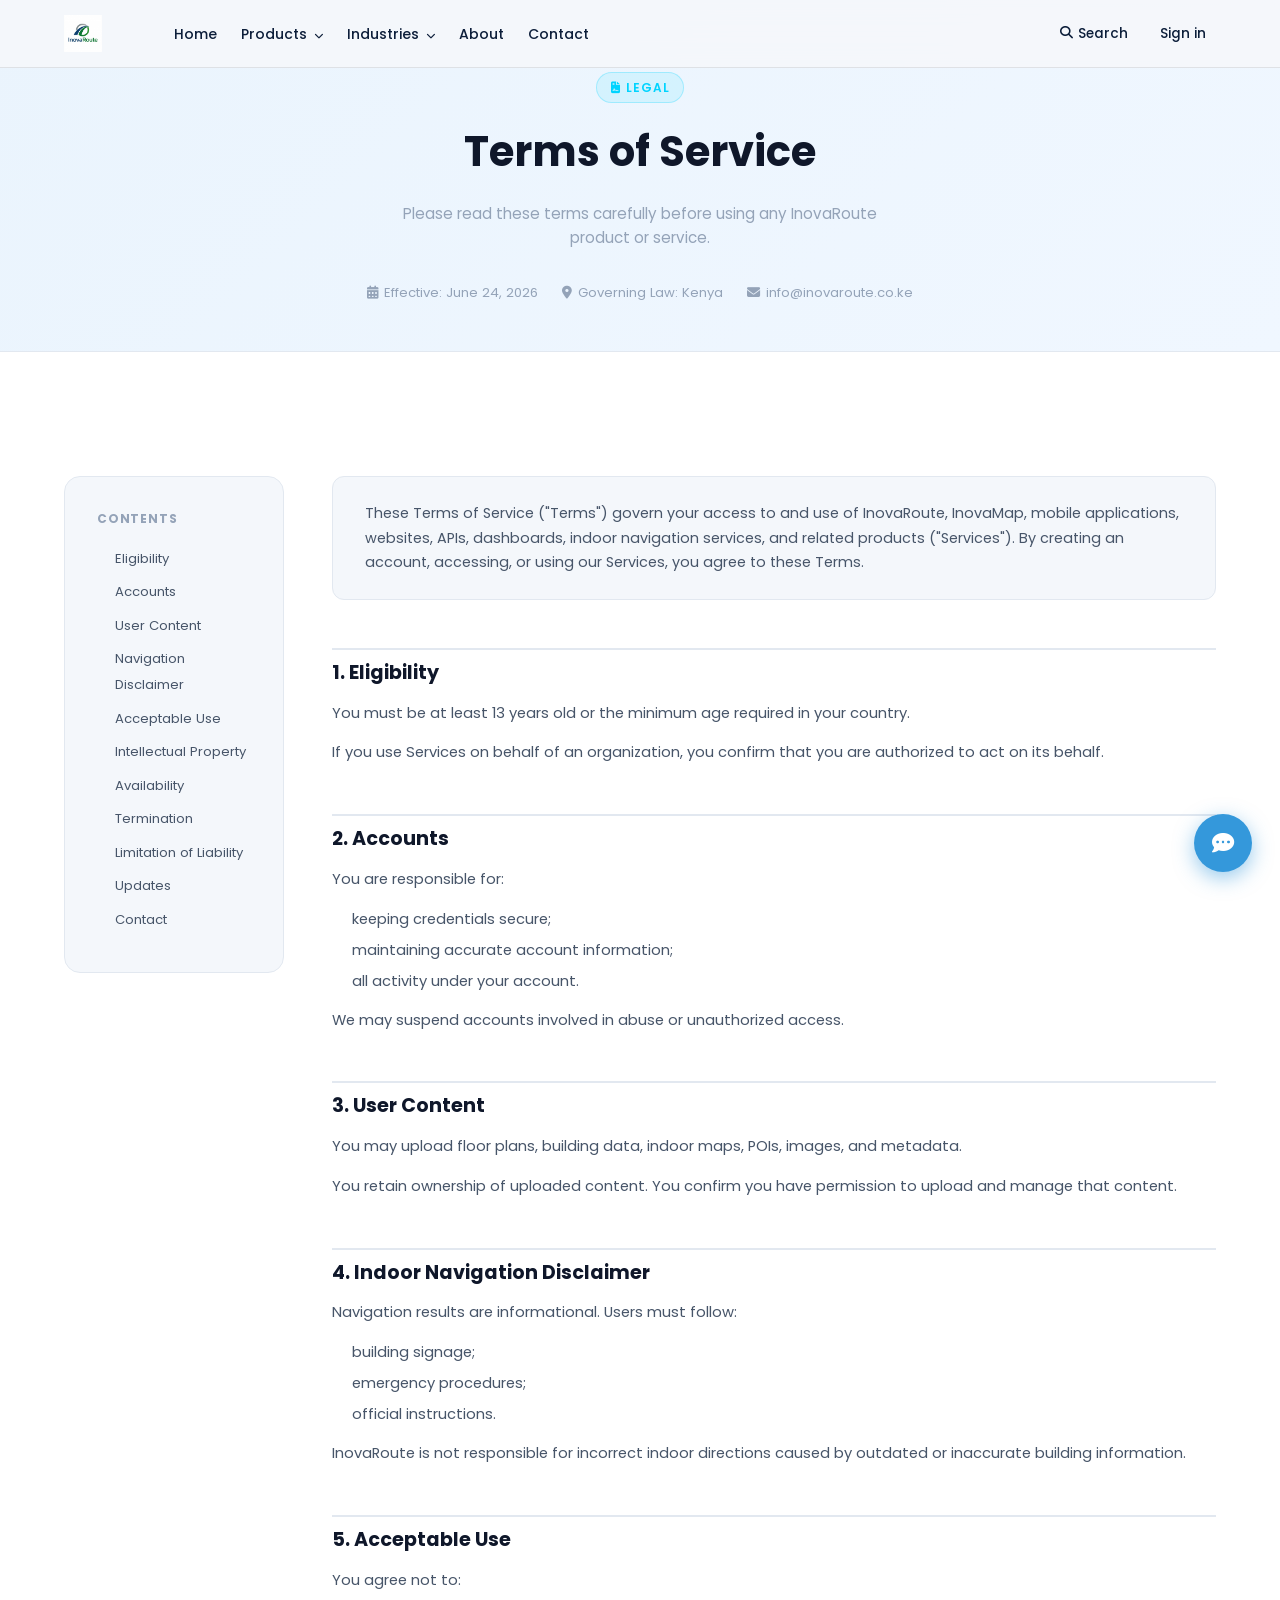
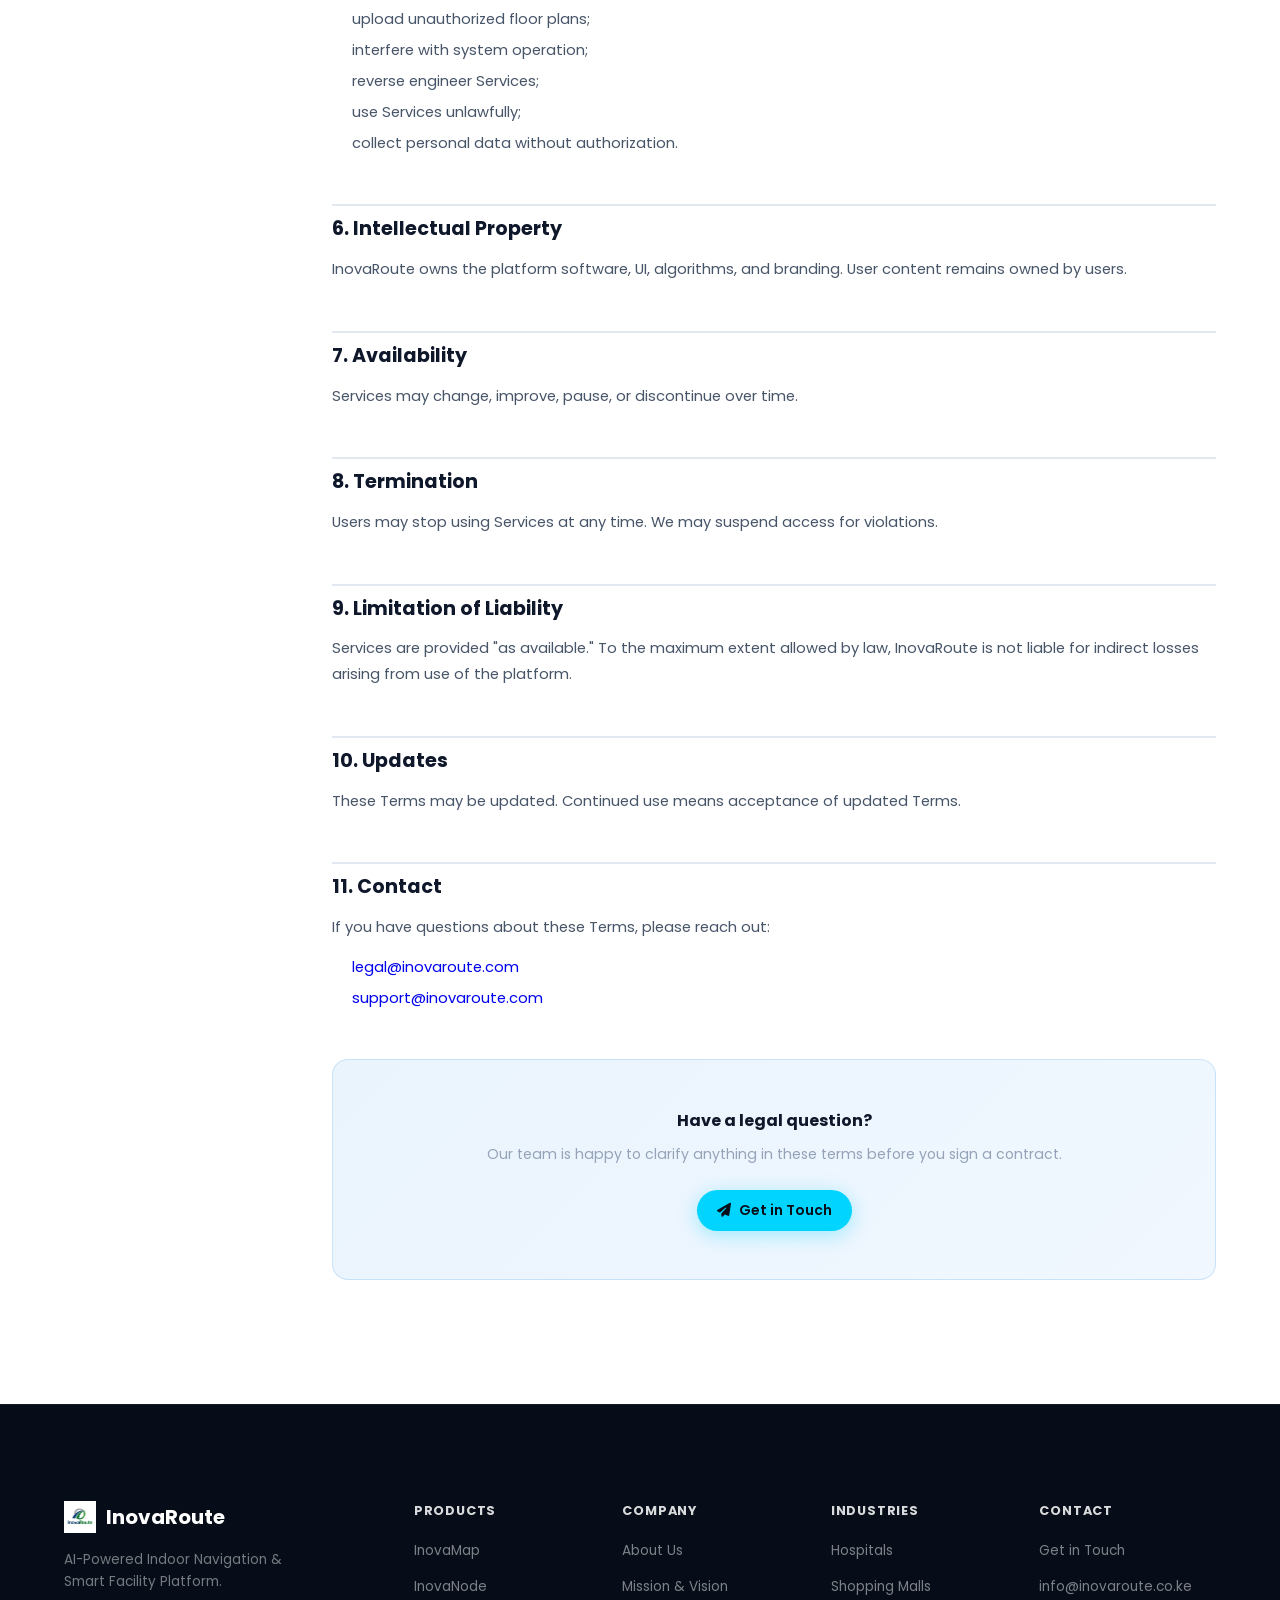
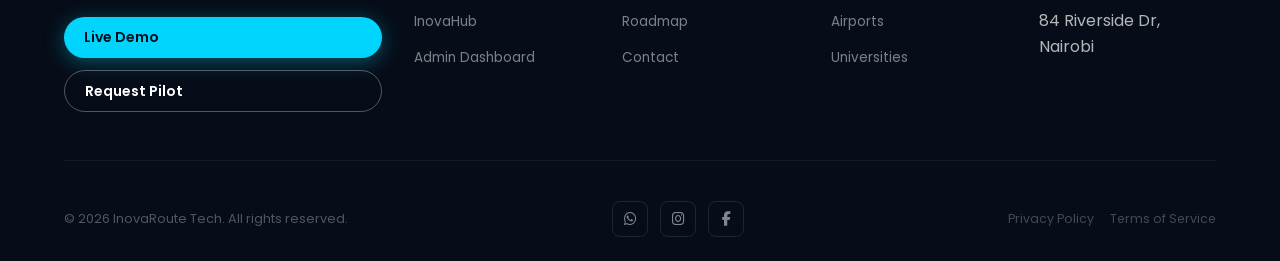
<file: terms.html>
<!DOCTYPE html>
<html lang="en">
<head>
  <meta charset="UTF-8">
  <meta name="viewport" content="width=device-width, initial-scale=1.0">
  <title>Terms of Service — InovaRoute</title>
  <meta name="description" content="Read InovaRoute's Terms of Service governing the use of our AI indoor navigation and smart facility platform.">
  <link rel="icon" href="data:image/svg+xml,<svg xmlns='http://www.w3.org/2000/svg' viewBox='0 0 32 32'><rect width='14' height='14' x='1' y='1' rx='3' fill='%233498db'/><rect width='14' height='14' x='17' y='1' rx='3' fill='%232ecc71'/><rect width='14' height='14' x='1' y='17' rx='3' fill='%23f39c12'/><rect width='14' height='14' x='17' y='17' rx='3' fill='%23e74c3c'/></svg>">
  <link rel="preconnect" href="https://fonts.googleapis.com">
  <link rel="preconnect" href="https://fonts.gstatic.com" crossorigin>
  <link href="https://fonts.googleapis.com/css2?family=Poppins:wght@400;500;600;700&display=swap" rel="stylesheet">
  <link rel="stylesheet" href="https://cdnjs.cloudflare.com/ajax/libs/font-awesome/6.5.2/css/all.min.css" crossorigin="anonymous" referrerpolicy="no-referrer">
  <link rel="stylesheet" href="styles/variables.css">
  <link rel="stylesheet" href="styles/main.css">
  <style>
    .legal-hero {
      background: linear-gradient(135deg, #eaf4fd 0%, #f0f7ff 100%);
      border-bottom: 1px solid var(--c-border);
      padding: 72px 0 48px;
      text-align: center;
    }
    .legal-hero .section-badge { margin: 0 auto var(--sp-3); }
    .legal-hero h1 { font-size: clamp(1.8rem, 4vw, 2.6rem); font-weight: 700; color: var(--c-text-dark); margin-bottom: var(--sp-3); }
    .legal-hero p { color: var(--c-text-muted); font-size: 0.95rem; max-width: 520px; margin: 0 auto; }
    .legal-meta { display: flex; gap: 24px; justify-content: center; flex-wrap: wrap; margin-top: var(--sp-5); font-size: 0.82rem; color: var(--c-text-muted); }
    .legal-meta span { display: flex; align-items: center; gap: 6px; }

    .legal-layout { display: grid; grid-template-columns: 220px 1fr; gap: 48px; align-items: start; padding: 64px 0; }
    @media (max-width: 768px) { .legal-layout { grid-template-columns: 1fr; } }

    .legal-toc { position: sticky; top: 96px; background: var(--c-bg-light); border: 1px solid var(--c-border); border-radius: var(--r-lg); padding: var(--sp-5); }
    .legal-toc h5 { font-size: 0.75rem; font-weight: 700; text-transform: uppercase; letter-spacing: 0.8px; color: var(--c-text-muted); margin-bottom: var(--sp-3); }
    .legal-toc ol { padding-left: 18px; margin: 0; }
    .legal-toc li { margin-bottom: 8px; }
    .legal-toc a { font-size: 0.82rem; color: var(--c-text-body); text-decoration: none; line-height: 1.4; }
    .legal-toc a:hover { color: var(--c-blue); }

    .legal-body h2 { font-size: 1.2rem; font-weight: 700; color: var(--c-text-dark); margin: 48px 0 12px; padding-top: 8px; border-top: 2px solid var(--c-border); }
    .legal-body h2:first-child { margin-top: 0; border-top: none; }
    .legal-body p { font-size: 0.92rem; color: var(--c-text-body); line-height: 1.75; margin-bottom: 14px; }
    .legal-body ul { padding-left: 20px; margin-bottom: 14px; }
    .legal-body ul li { font-size: 0.92rem; color: var(--c-text-body); line-height: 1.7; margin-bottom: 6px; }
    .legal-body strong { color: var(--c-text-dark); }

    .legal-contact-box { background: linear-gradient(135deg, #eaf4fd, #f0f7ff); border: 1px solid rgba(52,152,219,0.2); border-radius: var(--r-lg); padding: var(--sp-6); margin-top: 48px; text-align: center; }
    .legal-contact-box h3 { font-size: 1rem; font-weight: 700; color: var(--c-text-dark); margin-bottom: 8px; }
    .legal-contact-box p { font-size: 0.88rem; color: var(--c-text-muted); margin-bottom: var(--sp-4); }
    .legal-contact-box a.btn { display: inline-flex; align-items: center; gap: 8px; }
  </style>
</head>
<body>

<!-- NAVBAR -->
<nav class="navbar navbar--light" id="navbar">
  <div class="nav-inner">
    <a href="index.html" class="nav-brand nav-brand--logo-only">
      <img src="assets/images/logo.png" alt="InovaRoute" class="nav-logo-img" onerror="this.style.display=`none`;this.nextElementSibling.style.display=`flex`">
      <span class="nav-name" style="display:none">InovaRoute</span>
    </a>
    <ul class="nav-links" id="nav-links">
      <li><a href="index.html" class="nav-link">Home</a></li>
      <li class="nav-item--has-dropdown">
        <a href="products.html" class="nav-link">Products <i class="fas fa-chevron-down nav-chevron"></i></a>
        <div class="nav-dropdown nav-dropdown--products">
          <div class="ndp-grid">
            <a href="products.html#inovamap" class="ndp-item">
              <div class="ndp-icon"><i class="fas fa-map-marked-alt"></i></div>
              <div class="ndp-text"><h6>InovaMap</h6><p>Indoor navigation software</p></div>
            </a>
            <a href="products.html#inovanode" class="ndp-item">
              <div class="ndp-icon"><i class="fas fa-tag"></i></div>
              <div class="ndp-text"><h6>InovaNode</h6><p>BLE asset tracking tags</p></div>
            </a>
            <a href="products.html#inovahub" class="ndp-item">
              <div class="ndp-icon"><i class="fas fa-wifi"></i></div>
              <div class="ndp-text"><h6>InovaHub</h6><p>Indoor BLE gateway</p></div>
            </a>
            <a href="products.html#dashboard" class="ndp-item">
              <div class="ndp-icon"><i class="fas fa-chart-line"></i></div>
              <div class="ndp-text"><h6>Admin Dashboard</h6><p>Facility intelligence</p></div>
            </a>
          </div>
          <div class="ndp-footer">
            <a href="products.html">See all products <i class="fas fa-arrow-right"></i></a>
          </div>
        </div>
      </li>
      <li class="nav-item--has-dropdown">
        <a href="industries.html" class="nav-link">Industries <i class="fas fa-chevron-down nav-chevron"></i></a>
        <div class="nav-dropdown nav-dropdown--industries">
          <ul class="ndi-list">
            <li><a href="industries.html?tab=hospital"><i class="fas fa-hospital-alt"></i> Hospitals</a></li>
            <li><a href="industries.html?tab=mall"><i class="fas fa-shopping-bag"></i> Shopping Malls</a></li>
            <li><a href="industries.html?tab=airport"><i class="fas fa-plane-departure"></i> Airports</a></li>
            <li><a href="industries.html?tab=university"><i class="fas fa-university"></i> Universities</a></li>
            <li><a href="industries.html?tab=office"><i class="fas fa-building"></i> Corporate Offices</a></li>
          </ul>
          <div class="ndi-footer">
            <a href="industries.html">Try Live Demo <i class="fas fa-arrow-right"></i></a>
          </div>
        </div>
      </li>
      <li><a href="about.html" class="nav-link">About</a></li>
      <li><a href="contact.html" class="nav-link">Contact</a></li>
    </ul>
    <div class="nav-actions">
      <a href="#" class="nav-search-btn" aria-label="Search"><i class="fas fa-search"></i> Search</a>
      <a href="https://inovamap-b3f26.web.app/" class="nav-signin" target="_blank">Sign in</a>
    </div>
    <button class="nav-toggle" id="nav-toggle" aria-label="Toggle menu">
      <span></span><span></span><span></span>
    </button>
  </div>
</nav>


<!-- HERO -->
<section class="legal-hero">
  <div class="container">
    <div class="section-badge"><i class="fas fa-file-contract"></i> Legal</div>
    <h1>Terms of Service</h1>
    <p>Please read these terms carefully before using any InovaRoute product or service.</p>
    <div class="legal-meta">
      <span><i class="fas fa-calendar-alt"></i> Effective: June 24, 2026</span>
      <span><i class="fas fa-map-marker-alt"></i> Governing Law: Kenya</span>
      <span><i class="fas fa-envelope"></i> info@inovaroute.co.ke</span>
    </div>
  </div>
</section>


<!-- CONTENT -->
<section class="section">
  <div class="container">
    <div class="legal-layout">

      <!-- TABLE OF CONTENTS -->
      <aside class="legal-toc">
        <h5>Contents</h5>
        <ol>
          <li><a href="#eligibility">Eligibility</a></li>
          <li><a href="#accounts">Accounts</a></li>
          <li><a href="#usercontent">User Content</a></li>
          <li><a href="#navigation">Navigation Disclaimer</a></li>
          <li><a href="#usage">Acceptable Use</a></li>
          <li><a href="#ip">Intellectual Property</a></li>
          <li><a href="#availability">Availability</a></li>
          <li><a href="#termination">Termination</a></li>
          <li><a href="#liability">Limitation of Liability</a></li>
          <li><a href="#updates">Updates</a></li>
          <li><a href="#contact">Contact</a></li>
        </ol>
      </aside>

      <!-- BODY -->
      <div class="legal-body">

        <p style="background:var(--c-bg-light);border:1px solid var(--c-border);border-radius:var(--r-md);padding:var(--sp-4) var(--sp-5);font-size:0.9rem;color:var(--c-text-body);line-height:1.7;margin-bottom:var(--sp-6);">These Terms of Service ("Terms") govern your access to and use of InovaRoute, InovaMap, mobile applications, websites, APIs, dashboards, indoor navigation services, and related products ("Services"). By creating an account, accessing, or using our Services, you agree to these Terms.</p>

        <h2 id="eligibility">1. Eligibility</h2>
        <p>You must be at least 13 years old or the minimum age required in your country.</p>
        <p>If you use Services on behalf of an organization, you confirm that you are authorized to act on its behalf.</p>

        <h2 id="accounts">2. Accounts</h2>
        <p>You are responsible for:</p>
        <ul>
          <li>keeping credentials secure;</li>
          <li>maintaining accurate account information;</li>
          <li>all activity under your account.</li>
        </ul>
        <p>We may suspend accounts involved in abuse or unauthorized access.</p>

        <h2 id="usercontent">3. User Content</h2>
        <p>You may upload floor plans, building data, indoor maps, POIs, images, and metadata.</p>
        <p>You retain ownership of uploaded content. You confirm you have permission to upload and manage that content.</p>

        <h2 id="navigation">4. Indoor Navigation Disclaimer</h2>
        <p>Navigation results are informational. Users must follow:</p>
        <ul>
          <li>building signage;</li>
          <li>emergency procedures;</li>
          <li>official instructions.</li>
        </ul>
        <p>InovaRoute is not responsible for incorrect indoor directions caused by outdated or inaccurate building information.</p>

        <h2 id="usage">5. Acceptable Use</h2>
        <p>You agree not to:</p>
        <ul>
          <li>upload unauthorized floor plans;</li>
          <li>interfere with system operation;</li>
          <li>reverse engineer Services;</li>
          <li>use Services unlawfully;</li>
          <li>collect personal data without authorization.</li>
        </ul>

        <h2 id="ip">6. Intellectual Property</h2>
        <p>InovaRoute owns the platform software, UI, algorithms, and branding. User content remains owned by users.</p>

        <h2 id="availability">7. Availability</h2>
        <p>Services may change, improve, pause, or discontinue over time.</p>

        <h2 id="termination">8. Termination</h2>
        <p>Users may stop using Services at any time. We may suspend access for violations.</p>

        <h2 id="liability">9. Limitation of Liability</h2>
        <p>Services are provided "as available." To the maximum extent allowed by law, InovaRoute is not liable for indirect losses arising from use of the platform.</p>

        <h2 id="updates">10. Updates</h2>
        <p>These Terms may be updated. Continued use means acceptance of updated Terms.</p>

        <h2 id="contact">11. Contact</h2>
        <p>If you have questions about these Terms, please reach out:</p>
        <ul>
          <li><a href="mailto:legal@inovaroute.com">legal@inovaroute.com</a></li>
          <li><a href="mailto:support@inovaroute.com">support@inovaroute.com</a></li>
        </ul>

        <div class="legal-contact-box">
          <h3>Have a legal question?</h3>
          <p>Our team is happy to clarify anything in these terms before you sign a contract.</p>
          <a href="contact.html" class="btn btn-primary btn-sm"><i class="fas fa-paper-plane"></i> Get in Touch</a>
        </div>

      </div>
    </div>
  </div>
</section>


<!-- FOOTER -->
<footer class="footer">
  <div class="container">
    <div class="footer-top">
      <div class="footer-brand">
        <div class="footer-brand-logo">
          <img src="assets/images/logo.png" alt="InovaRoute" style="height:32px;width:auto;" onerror="this.style.display=`none`;this.nextElementSibling.style.display=`inline`">
          <span class="f-name">InovaRoute</span>
        </div>
        <p class="footer-tagline">AI-Powered Indoor Navigation &amp; Smart Facility Platform.</p>
        <div class="footer-ctas">
          <a href="industries.html" class="btn btn-primary btn-sm">Live Demo</a>
          <a href="contact.html" class="btn btn-secondary btn-sm">Request Pilot</a>
        </div>
      </div>
      <div class="footer-col">
        <h4>Products</h4>
        <ul>
          <li><a href="products.html#inovamap">InovaMap</a></li>
          <li><a href="products.html#inovanode">InovaNode</a></li>
          <li><a href="products.html#inovahub">InovaHub</a></li>
          <li><a href="products.html#dashboard">Admin Dashboard</a></li>
        </ul>
      </div>
      <div class="footer-col">
        <h4>Company</h4>
        <ul>
          <li><a href="about.html">About Us</a></li>
          <li><a href="about.html#mission">Mission &amp; Vision</a></li>
          <li><a href="about.html#roadmap">Roadmap</a></li>
          <li><a href="contact.html">Contact</a></li>
        </ul>
      </div>
      <div class="footer-col">
        <h4>Industries</h4>
        <ul>
          <li><a href="industries.html?tab=hospital">Hospitals</a></li>
          <li><a href="industries.html?tab=mall">Shopping Malls</a></li>
          <li><a href="industries.html?tab=airport">Airports</a></li>
          <li><a href="industries.html?tab=university">Universities</a></li>
        </ul>
      </div>
      <div class="footer-col">
        <h4>Contact</h4>
        <ul>
          <li><a href="contact.html">Get in Touch</a></li>
          <li><a href="mailto:info@inovaroute.co.ke">info@inovaroute.co.ke</a></li>
          <li>84 Riverside Dr, Nairobi</li>
        </ul>
      </div>
    </div>
    <div class="footer-bottom">
      <p class="footer-copy">&copy; 2026 InovaRoute Tech. All rights reserved.</p>
      <div class="footer-social">
        <a href="https://wa.me/message/SHVGJTXQXNXTI1" target="_blank" aria-label="WhatsApp"><i class="fab fa-whatsapp"></i></a>
        <a href="https://www.instagram.com/inovaroutetech?igsh=aXVvbjA5ZzNsaHh5" target="_blank" aria-label="Instagram"><i class="fab fa-instagram"></i></a>
        <a href="https://www.facebook.com/share/1BY43MmHNZ/" target="_blank" aria-label="Facebook"><i class="fab fa-facebook-f"></i></a>
      </div>
      <div class="footer-legal">
        <a href="privacy.html">Privacy Policy</a>
        <a href="terms.html">Terms of Service</a>
      </div>
    </div>
  </div>
</footer>

<div class="search-overlay" id="searchOverlay" aria-hidden="true">
  <div class="search-overlay-inner">
    <div class="search-input-wrap">
      <i class="fas fa-search search-input-icon"></i>
      <input type="text" id="searchInput" class="search-input" placeholder="Search products, industries, features..." autocomplete="off" spellcheck="false">
      <button class="search-close-btn" id="searchClose" aria-label="Close search"><i class="fas fa-times"></i></button>
    </div>
    <div class="search-results" id="searchResults"><p class="search-hint">Type to search pages, products, and industries...</p></div>
  </div>
</div>
<div class="assist" id="assist">
  <button class="assist-bubble" id="assist-open" aria-label="Open assistant"><i class="fas fa-comment-dots"></i></button>
  <div class="assist-panel" id="assist-panel">
    <div class="assist-header">
      <h4>Need help?</h4>
      <button class="assist-close" id="assist-close">&times;</button>
    </div>
    <p class="assist-text">InovaRoute support is available 24/7.</p>
    <div class="assist-actions">
      <a href="https://wa.me/message/SHVGJTXQXNXTI1" target="_blank" class="assist-btn-main"><i class="fab fa-whatsapp"></i> Chat on WhatsApp</a>
      <button class="assist-btn-dismiss" id="assist-no">No thanks</button>
    </div>
  </div>
</div>

<script src="scripts/main.js" defer></script>
</body>
</html>
</file>
<file: styles/variables.css>
:root {
  /* === Brand Colors === */
  --c-bg-dark:       #080f1a;
  --c-bg-dark2:      #0d1b2a;
  --c-bg-light:      #f4f7fb;
  --c-bg-white:      #ffffff;
  --c-cyan:          #00d4ff;
  --c-teal:          #0fb8a0;
  --c-blue:          #3498db;
  --c-navy:          #1e3a5f;
  --c-text-dark:     #0f172a;
  --c-text-body:     #475569;
  --c-text-muted:    #94a3b8;
  --c-text-light:    rgba(255, 255, 255, 0.88);
  --c-text-dim:      rgba(255, 255, 255, 0.5);
  --c-border:        #e2e8f0;
  --c-border-dark:   rgba(0, 212, 255, 0.12);

  /* === Spacing Scale (8-based) === */
  --sp-1: 8px;
  --sp-2: 12px;
  --sp-3: 16px;
  --sp-4: 24px;
  --sp-5: 32px;
  --sp-6: 48px;
  --sp-7: 64px;
  --sp-8: 96px;

  /* === Border Radius === */
  --r-sm:   8px;
  --r-md:   12px;
  --r-lg:   16px;
  --r-xl:   24px;
  --r-pill: 999px;

  /* === Shadows === */
  --sh-sm:   0 2px 8px rgba(0, 0, 0, 0.06);
  --sh-md:   0 4px 20px rgba(0, 0, 0, 0.09);
  --sh-lg:   0 8px 36px rgba(0, 0, 0, 0.13);
  --sh-xl:   0 16px 52px rgba(0, 0, 0, 0.17);
  --sh-glow: 0 0 32px rgba(0, 212, 255, 0.18);

  /* === Typography === */
  --font: 'Poppins', sans-serif;

  /* === Transitions === */
  --t-fast: 0.15s ease;
  --t-base: 0.3s ease;
  --t-slow: 0.5s ease;

  /* === Layout === */
  --container: 1200px;
  --nav-h: 68px;

  /* === Z-index scale === */
  --z-base:    1;
  --z-card:    10;
  --z-nav:     100;
  --z-modal:   200;
  --z-assist:  300;
}
</file>
<file: styles/main.css>
/* ============================================================
   INOVAROUTE – main.css
   ============================================================ */

/* === RESET & BASE === */
*, *::before, *::after { box-sizing: border-box; margin: 0; padding: 0; }

html { scroll-behavior: smooth; font-size: 16px; }

body {
  font-family: var(--font);
  color: var(--c-text-dark);
  background: var(--c-bg-white);
  line-height: 1.6;
  overflow-x: hidden;
}

img, svg { display: block; max-width: 100%; }
a { text-decoration: none; }
ul, ol { list-style: none; }
button { font-family: var(--font); cursor: pointer; border: none; background: none; }

/* === LAYOUT === */
.container {
  max-width: var(--container);
  margin: 0 auto;
  padding: 0 var(--sp-4);
}

.section {
  padding: 60px 0;
}

.section--dark {
  background: var(--c-bg-dark);
  color: var(--c-text-light);
}

.section--mid {
  background: var(--c-bg-dark2);
  color: var(--c-text-light);
}

.section--light {
  background: var(--c-bg-light);
}

/* Clean alternating light section used instead of dark sections */
.section--subtle {
  background: #f4f7fb;
}

/* === TYPOGRAPHY === */
.section-badge {
  display: inline-flex;
  align-items: center;
  gap: 6px;
  background: rgba(0, 212, 255, 0.1);
  color: var(--c-cyan);
  border: 1px solid rgba(0, 212, 255, 0.25);
  padding: 5px 14px;
  border-radius: var(--r-pill);
  font-size: 0.75rem;
  font-weight: 600;
  letter-spacing: 0.8px;
  text-transform: uppercase;
  margin-bottom: var(--sp-3);
}

.section-badge--dark {
  background: rgba(0, 212, 255, 0.08);
  color: var(--c-cyan);
  border-color: rgba(0, 212, 255, 0.2);
}

.section-title {
  font-size: clamp(1.6rem, 3.5vw, 2.2rem);
  font-weight: 700;
  line-height: 1.2;
  color: var(--c-text-dark);
  margin-bottom: var(--sp-2);
}

.section-title--light { color: #fff; }

.section-sub {
  font-size: 0.96rem;
  color: var(--c-text-body);
  max-width: 560px;
  line-height: 1.7;
}

.section-sub--light { color: var(--c-text-dim); }

.section-header {
  text-align: center;
  margin-bottom: 40px;
}

.section-header .section-sub {
  margin: 0 auto;
}

/* === BUTTONS === */
.btn {
  display: inline-flex;
  align-items: center;
  gap: 8px;
  padding: 13px 28px;
  border-radius: var(--r-pill);
  font-weight: 600;
  font-size: 0.95rem;
  transition: all var(--t-base);
  white-space: nowrap;
}

.btn-primary {
  background: var(--c-cyan);
  color: #080f1a;
  box-shadow: 0 4px 20px rgba(0, 212, 255, 0.35);
}

.btn-primary:hover {
  background: #33ddff;
  transform: translateY(-2px);
  box-shadow: 0 6px 28px rgba(0, 212, 255, 0.45);
}

.btn-secondary {
  background: transparent;
  color: #fff;
  border: 1.5px solid rgba(255, 255, 255, 0.3);
}

.btn-secondary:hover {
  border-color: var(--c-cyan);
  color: var(--c-cyan);
  transform: translateY(-2px);
}

.btn-outline {
  background: transparent;
  color: var(--c-blue);
  border: 1.5px solid var(--c-blue);
}

.btn-outline:hover {
  background: var(--c-blue);
  color: #fff;
  transform: translateY(-2px);
}

.btn-sm {
  padding: 9px 20px;
  font-size: 0.875rem;
}

/* === CARDS === */
.card {
  background: var(--c-bg-white);
  border-radius: var(--r-lg);
  box-shadow: var(--sh-md);
  border: 1px solid var(--c-border);
  transition: transform var(--t-base), box-shadow var(--t-base), border-color var(--t-base);
}

.card:hover {
  transform: translateY(-5px);
  box-shadow: var(--sh-xl);
  border-color: rgba(0, 212, 255, 0.3);
}

/* === FADE-UP ANIMATION === */
.fade-up {
  opacity: 0;
  transform: translateY(28px);
  transition: opacity 0.65s ease, transform 0.65s ease;
}

.fade-up.visible {
  opacity: 1;
  transform: translateY(0);
}

/* stagger siblings */
.fade-up:nth-child(2) { transition-delay: 0.1s; }
.fade-up:nth-child(3) { transition-delay: 0.2s; }
.fade-up:nth-child(4) { transition-delay: 0.3s; }
.fade-up:nth-child(5) { transition-delay: 0.4s; }
.fade-up:nth-child(6) { transition-delay: 0.5s; }


/* ============================================================
   NAVBAR
   ============================================================ */
.navbar {
  position: fixed;
  top: 0; left: 0; right: 0;
  height: var(--nav-h);
  z-index: var(--z-nav);
  background: rgba(8, 15, 26, 0.6);
  backdrop-filter: blur(16px);
  -webkit-backdrop-filter: blur(16px);
  border-bottom: 1px solid rgba(0, 212, 255, 0.08);
  transition: background var(--t-base), box-shadow var(--t-base);
}

.navbar.scrolled {
  background: rgba(8, 15, 26, 0.96);
  box-shadow: 0 4px 24px rgba(0, 0, 0, 0.35);
}

.nav-inner {
  max-width: var(--container);
  margin: 0 auto;
  padding: 0 var(--sp-4);
  height: 100%;
  display: flex;
  align-items: center;
  gap: var(--sp-5);
}

.nav-brand {
  display: flex;
  align-items: center;
  gap: 10px;
  flex-shrink: 0;
}

/* Official logo image */
.nav-logo-img {
  height: 38px;
  width: auto;
  display: block;
  object-fit: contain;
}
/* Hide text name when logo image includes the wordmark */
.nav-brand--logo-only .nav-name { display: none; }

/* Fallback CSS grid logo (shown when no image) */
.nav-logo {
  display: grid;
  grid-template-columns: 1fr 1fr;
  gap: 2px;
  width: 24px;
  height: 24px;
}

.nav-logo span { border-radius: 2px; }
.nav-logo span:nth-child(1) { background: #3498db; }
.nav-logo span:nth-child(2) { background: #2ecc71; }
.nav-logo span:nth-child(3) { background: #f39c12; }
.nav-logo span:nth-child(4) { background: #e74c3c; }

.nav-name {
  font-weight: 700;
  font-size: 1.15rem;
  color: #fff;
  letter-spacing: 0.3px;
}

.nav-links {
  display: flex;
  align-items: center;
  gap: var(--sp-4);
  margin-left: 40px;
}

.nav-link {
  color: rgba(255, 255, 255, 0.72);
  font-size: 0.875rem;
  font-weight: 500;
  padding: 4px 0;
  border-bottom: 2px solid transparent;
  transition: color var(--t-fast), border-color var(--t-fast);
}

.nav-link:hover,
.nav-link.active {
  color: #fff;
  border-bottom-color: var(--c-cyan);
}

.nav-actions {
  display: flex;
  align-items: center;
  gap: var(--sp-2);
  flex-shrink: 0;
  margin-left: auto;
}

.nav-btn-ghost {
  color: rgba(255, 255, 255, 0.75);
  border: 1.5px solid rgba(255, 255, 255, 0.2);
  padding: 7px 18px;
  border-radius: var(--r-pill);
  font-size: 0.85rem;
  font-weight: 600;
  transition: all var(--t-fast);
}

.nav-btn-ghost:hover {
  border-color: var(--c-cyan);
  color: var(--c-cyan);
}

.nav-btn-solid {
  background: var(--c-cyan);
  color: #080f1a;
  padding: 8px 18px;
  border-radius: var(--r-pill);
  font-size: 0.85rem;
  font-weight: 700;
  transition: all var(--t-fast);
}

.nav-btn-solid:hover {
  background: #33ddff;
  transform: translateY(-1px);
}

.nav-toggle {
  display: none;
  flex-direction: column;
  gap: 5px;
  padding: 6px;
  margin-left: auto;
}

.nav-toggle span {
  width: 22px;
  height: 2px;
  background: #fff;
  border-radius: 2px;
  transition: all var(--t-base);
}

.nav-toggle.open span:nth-child(1) { transform: translateY(7px) rotate(45deg); }
.nav-toggle.open span:nth-child(2) { opacity: 0; }
.nav-toggle.open span:nth-child(3) { transform: translateY(-7px) rotate(-45deg); }


/* ============================================================
   HERO
   ============================================================ */
.hero {
  min-height: 100vh;
  padding: calc(var(--nav-h) + var(--sp-6)) var(--sp-4) var(--sp-6);
  background: linear-gradient(135deg, #0c1e3a 0%, #122848 55%, #183460 100%);
  display: grid;
  grid-template-columns: 1fr 1fr;
  align-items: center;
  gap: var(--sp-7);
  max-width: var(--container);
  margin: 0 auto;
  position: relative;
}

.hero::before {
  content: '';
  position: absolute;
  inset: 0;
  background: linear-gradient(135deg, #0c1e3a 0%, #122848 55%, #183460 100%);
  z-index: 0;
}

.hero-copy, .hero-visual { position: relative; z-index: 1; }

.hero-eyebrow {
  display: inline-flex;
  align-items: center;
  gap: 8px;
  background: rgba(0, 212, 255, 0.1);
  border: 1px solid rgba(0, 212, 255, 0.25);
  color: var(--c-cyan);
  padding: 6px 16px;
  border-radius: var(--r-pill);
  font-size: 0.75rem;
  font-weight: 600;
  letter-spacing: 0.8px;
  text-transform: uppercase;
  margin-bottom: var(--sp-3);
}

.hero-eyebrow .dot {
  width: 6px;
  height: 6px;
  border-radius: 50%;
  background: var(--c-cyan);
  animation: blink 1.4s ease-in-out infinite;
}

@keyframes blink {
  0%, 100% { opacity: 1; }
  50% { opacity: 0.2; }
}

.hero-title {
  font-size: clamp(1.9rem, 4vw, 3rem);
  font-weight: 700;
  line-height: 1.1;
  color: #fff;
  margin-bottom: var(--sp-3);
}

.hero-title span {
  background: linear-gradient(90deg, var(--c-cyan), var(--c-teal));
  -webkit-background-clip: text;
  -webkit-text-fill-color: transparent;
  background-clip: text;
}

.hero-sub {
  font-size: 1.1rem;
  color: rgba(255, 255, 255, 0.62);
  line-height: 1.7;
  margin-bottom: var(--sp-5);
  max-width: 480px;
}

.hero-ctas {
  display: flex;
  gap: var(--sp-3);
  flex-wrap: wrap;
  margin-bottom: var(--sp-6);
}

.hero-trust {
  display: flex;
  align-items: center;
  gap: var(--sp-3);
  flex-wrap: wrap;
}

.hero-trust-label {
  font-size: 0.75rem;
  color: rgba(255, 255, 255, 0.35);
  text-transform: uppercase;
  letter-spacing: 0.8px;
  font-weight: 600;
}

.hero-trust-pills {
  display: flex;
  gap: 8px;
  flex-wrap: wrap;
}

.trust-pill {
  background: rgba(255, 255, 255, 0.06);
  border: 1px solid rgba(255, 255, 255, 0.12);
  color: rgba(255, 255, 255, 0.55);
  padding: 4px 12px;
  border-radius: var(--r-pill);
  font-size: 0.75rem;
  font-weight: 500;
}

/* Hero Map Visual */
.hero-visual {
  position: relative;
  display: flex;
  align-items: center;
  justify-content: center;
}

.hero-map-wrap {
  position: relative;
  width: 100%;
  max-width: 480px;
  background: rgba(13, 27, 42, 0.75);
  border: 1px solid rgba(0, 212, 255, 0.15);
  border-radius: var(--r-xl);
  padding: var(--sp-3);
  box-shadow: 0 0 60px rgba(0, 212, 255, 0.07), var(--sh-xl);
  overflow: visible;
}

.hero-map-svg {
  width: 100%;
  height: auto;
  border-radius: 12px;
}

/* Pulsing rings */
.pulse-outer {
  animation: pulseRing 2.2s ease-out infinite;
}

.pulse-inner {
  animation: pulseRing 2.2s ease-out 0.4s infinite;
}

@keyframes pulseRing {
  0% { r: 10; opacity: 0.6; }
  100% { r: 22; opacity: 0; }
}

/* Route draw */
.hero-route-path {
  stroke-dasharray: 250;
  stroke-dashoffset: 250;
  animation: drawRoute 1.8s ease-out 0.6s forwards;
}

@keyframes drawRoute {
  to { stroke-dashoffset: 0; }
}

/* Floating cards */
.hero-float-card {
  position: absolute;
  background: rgba(13, 27, 42, 0.95);
  border: 1px solid rgba(0, 212, 255, 0.2);
  border-radius: var(--r-md);
  padding: 10px 14px;
  backdrop-filter: blur(10px);
  box-shadow: 0 8px 24px rgba(0, 0, 0, 0.3);
  animation: floatIn 0.6s ease-out both;
  z-index: 2;
}

.hero-float-card--route {
  top: -18px;
  right: -18px;
  animation-delay: 1.8s;
}

.hero-float-card--asset {
  bottom: -18px;
  left: -18px;
  animation-delay: 2.2s;
}

@keyframes floatIn {
  from { opacity: 0; transform: scale(0.8) translateY(8px); }
  to   { opacity: 1; transform: scale(1) translateY(0); }
}

.float-card-row {
  display: flex;
  align-items: center;
  gap: 8px;
  white-space: nowrap;
}

.fc-dot {
  width: 7px;
  height: 7px;
  border-radius: 50%;
  flex-shrink: 0;
}

.fc-dot--green  { background: #2ecc71; }
.fc-dot--cyan   { background: var(--c-cyan); }
.fc-dot--orange { background: #f39c12; }

.fc-label {
  font-size: 0.75rem;
  font-weight: 600;
  color: #fff;
}

.fc-sub {
  font-size: 0.68rem;
  color: rgba(255, 255, 255, 0.45);
  margin-top: 2px;
}

.fc-battery {
  display: flex;
  align-items: center;
  gap: 6px;
  margin-top: 4px;
}

.fc-battery-bar {
  width: 60px;
  height: 4px;
  background: rgba(255, 255, 255, 0.1);
  border-radius: 2px;
  overflow: hidden;
}

.fc-battery-fill {
  height: 100%;
  background: #2ecc71;
  border-radius: 2px;
  transition: width 1s ease 2.5s;
  width: 0;
}

.fc-battery-pct {
  font-size: 0.68rem;
  color: #2ecc71;
  font-weight: 600;
}

/* Floating elements subtle bob */
@keyframes bob {
  0%, 100% { transform: translateY(0); }
  50%       { transform: translateY(-6px); }
}

.hero-map-wrap { animation: bob 5s ease-in-out infinite; }


/* ============================================================
   STATS BAR
   ============================================================ */
.stats-bar {
  background: #fff;
  border-top: 1px solid var(--c-border);
  border-bottom: 1px solid var(--c-border);
  padding: var(--sp-5) 0;
}

.stats-grid {
  display: grid;
  grid-template-columns: repeat(4, 1fr);
  gap: var(--sp-4);
  text-align: center;
}

.stat-item {
  padding: var(--sp-3) var(--sp-4);
  border-right: 1px solid var(--c-border);
}

.stat-item:last-child { border-right: none; }

.stat-number {
  font-size: 2rem;
  font-weight: 700;
  color: var(--c-blue);
  line-height: 1;
  margin-bottom: 4px;
}

.stat-label {
  font-size: 0.8rem;
  color: var(--c-text-muted);
  font-weight: 500;
}


/* ============================================================
   PRODUCTS
   ============================================================ */
.products-grid {
  display: grid;
  grid-template-columns: repeat(4, 1fr);
  gap: 20px;
}

.product-card {
  padding: var(--sp-4);
  display: flex;
  flex-direction: column;
  gap: var(--sp-2);
}

.product-card:hover .product-icon-wrap {
  transform: scale(1.08);
  box-shadow: var(--sh-glow);
}

.product-icon-wrap {
  width: 48px;
  height: 48px;
  border-radius: var(--r-md);
  background: linear-gradient(135deg, rgba(0, 212, 255, 0.12), rgba(15, 184, 160, 0.08));
  border: 1px solid rgba(0, 212, 255, 0.2);
  display: flex;
  align-items: center;
  justify-content: center;
  font-size: 1.4rem;
  color: var(--c-cyan);
  transition: transform var(--t-base), box-shadow var(--t-base);
}

.product-tag {
  display: inline-block;
  font-size: 0.7rem;
  font-weight: 700;
  text-transform: uppercase;
  letter-spacing: 0.8px;
  color: var(--c-teal);
  background: rgba(15, 184, 160, 0.1);
  border: 1px solid rgba(15, 184, 160, 0.2);
  padding: 2px 10px;
  border-radius: var(--r-pill);
  align-self: flex-start;
}

.product-card h3 {
  font-size: 1.05rem;
  font-weight: 700;
  color: var(--c-text-dark);
}

.product-card p {
  font-size: 0.83rem;
  color: var(--c-text-body);
  line-height: 1.6;
  flex: 1;
}

.product-link {
  display: flex;
  align-items: center;
  gap: 6px;
  font-size: 0.85rem;
  font-weight: 600;
  color: var(--c-blue);
  transition: gap var(--t-fast);
}

.product-link:hover { gap: 10px; }


/* ============================================================
   HOW IT WORKS
   ============================================================ */
.hiw-pipeline {
  display: flex;
  align-items: flex-start;
  justify-content: center;
  gap: 0;
  position: relative;
}

.hiw-step {
  flex: 1;
  display: flex;
  flex-direction: column;
  align-items: center;
  text-align: center;
  padding: 0 var(--sp-3);
  position: relative;
  z-index: 1;
}

.hiw-connector {
  flex: 0 0 auto;
  width: 60px;
  height: 2px;
  background: linear-gradient(90deg, rgba(52,152,219,0.15), rgba(52,152,219,0.4), rgba(52,152,219,0.15));
  margin-top: 36px;
  position: relative;
  overflow: hidden;
}

.hiw-connector::after {
  content: '';
  position: absolute;
  top: 0; left: -100%;
  width: 100%;
  height: 100%;
  background: linear-gradient(90deg, transparent, var(--c-blue), transparent);
  animation: flow 2s linear infinite;
}

@keyframes flow {
  to { left: 100%; }
}

.hiw-num {
  width: 68px;
  height: 68px;
  border-radius: 50%;
  background: linear-gradient(135deg, #e8f4fd, #e0f7f4);
  border: 1.5px solid rgba(52, 152, 219, 0.25);
  color: var(--c-blue);
  display: flex;
  align-items: center;
  justify-content: center;
  font-size: 1.4rem;
  margin-bottom: var(--sp-3);
  transition: all var(--t-base);
}

.hiw-step:hover .hiw-num {
  background: linear-gradient(135deg, #d0ebf8, #ccf4ee);
  border-color: var(--c-blue);
  box-shadow: 0 4px 20px rgba(52,152,219,0.2);
  transform: scale(1.08);
}

.hiw-step h4 {
  font-size: 0.95rem;
  font-weight: 700;
  color: var(--c-text-dark);
  margin-bottom: 6px;
}

.hiw-step p {
  font-size: 0.8rem;
  color: var(--c-text-body);
  line-height: 1.6;
}


/* ============================================================
   SOLUTIONS
   ============================================================ */
.solutions-grid {
  display: grid;
  grid-template-columns: repeat(3, 1fr);
  gap: 32px;
}

.solution-card {
  padding: var(--sp-5) var(--sp-4);
  border-radius: var(--r-lg);
  background: var(--c-bg-white);
  border: 1px solid var(--c-border);
  box-shadow: var(--sh-sm);
  transition: all var(--t-base);
}

.solution-card:hover {
  transform: translateY(-4px);
  box-shadow: var(--sh-lg);
  border-color: rgba(52, 152, 219, 0.3);
}

.sol-icon {
  width: 48px;
  height: 48px;
  border-radius: var(--r-sm);
  background: linear-gradient(135deg, rgba(52,152,219,0.12), rgba(52,152,219,0.06));
  border: 1px solid rgba(52,152,219,0.2);
  display: flex;
  align-items: center;
  justify-content: center;
  font-size: 1.2rem;
  color: var(--c-blue);
  margin-bottom: var(--sp-3);
}

.solution-card h4 {
  font-size: 1rem;
  font-weight: 700;
  color: var(--c-text-dark);
  margin-bottom: 8px;
}

.solution-card p {
  font-size: 0.85rem;
  color: var(--c-text-body);
  line-height: 1.65;
}


/* ============================================================
   ASSET TRACKING
   ============================================================ */
.asset-layout {
  display: grid;
  grid-template-columns: 1fr 1fr;
  gap: var(--sp-7);
  align-items: center;
}

.asset-features {
  display: flex;
  flex-direction: column;
  gap: var(--sp-3);
}

.asset-feature {
  display: flex;
  align-items: flex-start;
  gap: var(--sp-3);
  padding: var(--sp-3);
  border-radius: var(--r-md);
  border: 1px solid var(--c-border);
  background: #fff;
  box-shadow: var(--sh-sm);
  transition: all var(--t-base);
}

.asset-feature:hover {
  background: #f0f9ff;
  border-color: rgba(52,152,219,0.3);
  box-shadow: var(--sh-md);
  transform: translateX(4px);
}

.asset-feat-icon {
  width: 40px;
  height: 40px;
  border-radius: var(--r-sm);
  background: rgba(0,212,255,0.1);
  border: 1px solid rgba(0,212,255,0.2);
  display: flex;
  align-items: center;
  justify-content: center;
  color: var(--c-cyan);
  font-size: 1rem;
  flex-shrink: 0;
}

.asset-feat-text h5 {
  font-size: 0.9rem;
  font-weight: 700;
  color: var(--c-text-dark);
  margin-bottom: 3px;
}

.asset-feat-text p {
  font-size: 0.8rem;
  color: var(--c-text-body);
  line-height: 1.5;
}

/* Asset dashboard mockup */
.asset-dashboard {
  background: rgba(13,27,42,0.9);
  border: 1px solid rgba(0,212,255,0.15);
  border-radius: var(--r-xl);
  padding: var(--sp-4);
  box-shadow: var(--sh-xl), var(--sh-glow);
}

.ad-header {
  display: flex;
  align-items: center;
  justify-content: space-between;
  margin-bottom: var(--sp-3);
  padding-bottom: var(--sp-2);
  border-bottom: 1px solid rgba(255,255,255,0.06);
}

.ad-header h4 {
  font-size: 0.85rem;
  font-weight: 700;
  color: #fff;
}

.ad-live {
  display: flex;
  align-items: center;
  gap: 5px;
  font-size: 0.72rem;
  color: #2ecc71;
  font-weight: 600;
}

.ad-live-dot {
  width: 6px;
  height: 6px;
  background: #2ecc71;
  border-radius: 50%;
  animation: blink 1.2s ease-in-out infinite;
}

.asset-row {
  display: flex;
  align-items: center;
  gap: var(--sp-3);
  padding: 10px 0;
  border-bottom: 1px solid rgba(255,255,255,0.04);
}

.asset-row:last-child { border-bottom: none; }

.ar-icon {
  width: 32px;
  height: 32px;
  border-radius: var(--r-sm);
  background: rgba(0,212,255,0.1);
  display: flex;
  align-items: center;
  justify-content: center;
  color: var(--c-cyan);
  font-size: 0.85rem;
  flex-shrink: 0;
}

.ar-info { flex: 1; }

.ar-name {
  font-size: 0.8rem;
  font-weight: 600;
  color: rgba(255,255,255,0.85);
}

.ar-loc {
  font-size: 0.7rem;
  color: var(--c-text-dim);
}

.ar-battery {
  display: flex;
  flex-direction: column;
  align-items: flex-end;
  gap: 3px;
}

.ar-batt-bar {
  width: 48px;
  height: 4px;
  background: rgba(255,255,255,0.08);
  border-radius: 2px;
  overflow: hidden;
}

.ar-batt-fill {
  height: 100%;
  border-radius: 2px;
}

.ar-batt-fill--hi  { background: #2ecc71; }
.ar-batt-fill--mid { background: #f39c12; }
.ar-batt-fill--low { background: #e74c3c; }

.ar-batt-pct {
  font-size: 0.68rem;
  color: var(--c-text-dim);
}

.ar-status {
  width: 7px;
  height: 7px;
  border-radius: 50%;
  flex-shrink: 0;
}

.ar-status--on  { background: #2ecc71; }
.ar-status--off { background: rgba(255,255,255,0.2); }


/* ============================================================
   INDUSTRIES
   ============================================================ */
.industries-grid {
  display: grid;
  grid-template-columns: repeat(5, 1fr);
  gap: var(--sp-3);
}

.industry-card {
  height: 220px;
  perspective: 1000px;
  cursor: pointer;
}

.industry-card-inner {
  position: relative;
  width: 100%;
  height: 100%;
  transform-style: preserve-3d;
  transition: transform 0.65s ease;
  border-radius: var(--r-lg);
}

.industry-card:hover .industry-card-inner,
.industry-card.flipped .industry-card-inner {
  transform: rotateY(180deg);
}

.industry-front,
.industry-back {
  position: absolute;
  inset: 0;
  border-radius: var(--r-lg);
  backface-visibility: hidden;
  -webkit-backface-visibility: hidden;
  padding: var(--sp-4);
  display: flex;
  flex-direction: column;
  align-items: center;
  justify-content: center;
  text-align: center;
}

.industry-front {
  background: var(--c-bg-white);
  border: 1px solid var(--c-border);
  box-shadow: var(--sh-sm);
}

.industry-icon-wrap {
  width: 56px;
  height: 56px;
  border-radius: var(--r-md);
  background: linear-gradient(135deg, rgba(52,152,219,0.1), rgba(52,152,219,0.05));
  border: 1px solid rgba(52,152,219,0.2);
  display: flex;
  align-items: center;
  justify-content: center;
  font-size: 1.4rem;
  color: var(--c-blue);
  margin-bottom: var(--sp-2);
  transition: all var(--t-base);
}

.industry-card:hover .industry-icon-wrap {
  background: linear-gradient(135deg, rgba(0,212,255,0.15), rgba(15,184,160,0.1));
  border-color: rgba(0,212,255,0.3);
  color: var(--c-cyan);
}

.industry-front h4 {
  font-size: 0.9rem;
  font-weight: 700;
  color: var(--c-text-dark);
  margin-bottom: 6px;
}

.industry-hint {
  font-size: 0.68rem;
  color: var(--c-text-muted);
}

.industry-back {
  background: linear-gradient(135deg, #1e3a5f, #0d1b2a);
  border: 1px solid rgba(0,212,255,0.2);
  box-shadow: var(--sh-lg);
  transform: rotateY(180deg);
  text-align: left;
  align-items: flex-start;
  justify-content: flex-start;
  gap: 10px;
}

.industry-back h5 {
  font-size: 0.7rem;
  font-weight: 700;
  text-transform: uppercase;
  letter-spacing: 0.6px;
  color: var(--c-cyan);
  margin-bottom: 3px;
}

.industry-back p {
  font-size: 0.75rem;
  color: rgba(255,255,255,0.65);
  line-height: 1.5;
}

.ib-block { margin-bottom: 8px; }


/* ============================================================
   INTERACTIVE DEMO
   ============================================================ */
.demo-wrap {
  display: grid;
  grid-template-columns: 280px 1fr;
  gap: var(--sp-5);
  align-items: start;
}

.demo-controls {
  background: #fff;
  border: 1px solid var(--c-border);
  border-radius: var(--r-xl);
  padding: var(--sp-4);
  box-shadow: var(--sh-md);
  display: flex;
  flex-direction: column;
  gap: var(--sp-3);
}

.demo-controls label {
  font-size: 0.72rem;
  font-weight: 700;
  text-transform: uppercase;
  letter-spacing: 0.6px;
  color: var(--c-text-body);
  display: block;
  margin-bottom: 6px;
}

.floor-tabs {
  display: flex;
  gap: 6px;
}

.floor-tab {
  flex: 1;
  padding: 7px;
  border-radius: var(--r-sm);
  background: var(--c-bg-light);
  border: 1px solid var(--c-border);
  color: var(--c-text-body);
  font-size: 0.8rem;
  font-weight: 600;
  transition: all var(--t-fast);
  text-align: center;
}

.floor-tab.active {
  background: rgba(52,152,219,0.1);
  border-color: var(--c-blue);
  color: var(--c-blue);
}

.demo-origin-display {
  display: flex;
  align-items: center;
  gap: 8px;
  padding: 8px 12px;
  background: rgba(0,212,255,0.08);
  border: 1px solid rgba(0,212,255,0.2);
  border-radius: var(--r-sm);
  font-size: 0.8rem;
  color: var(--c-cyan);
  font-weight: 600;
}

.demo-select {
  width: 100%;
  padding: 9px 12px;
  background: var(--c-bg-light);
  border: 1.5px solid var(--c-border);
  border-radius: var(--r-sm);
  color: var(--c-text-dark);
  font-size: 0.85rem;
  font-family: var(--font);
  appearance: none;
  cursor: pointer;
  transition: border-color var(--t-fast);
}

.demo-select:focus {
  outline: none;
  border-color: var(--c-blue);
  box-shadow: 0 0 0 3px rgba(52,152,219,0.1);
}

.demo-select option { background: #fff; color: var(--c-text-dark); }

.demo-find-btn {
  width: 100%;
  padding: 12px;
  background: var(--c-cyan);
  color: #080f1a;
  border-radius: var(--r-pill);
  font-size: 0.9rem;
  font-weight: 700;
  transition: all var(--t-base);
  display: flex;
  align-items: center;
  justify-content: center;
  gap: 8px;
}

.demo-find-btn:hover:not(:disabled) {
  background: #33ddff;
  transform: translateY(-2px);
}

.demo-find-btn:disabled {
  opacity: 0.4;
  cursor: not-allowed;
}

.demo-result {
  display: none;
  flex-direction: column;
  gap: 8px;
  padding: var(--sp-3);
  background: rgba(15,184,160,0.08);
  border: 1px solid rgba(15,184,160,0.2);
  border-radius: var(--r-md);
  animation: fadeIn 0.4s ease;
}

@keyframes fadeIn {
  from { opacity: 0; transform: translateY(6px); }
  to   { opacity: 1; transform: translateY(0); }
}

.demo-result-row {
  display: flex;
  align-items: center;
  gap: 8px;
  font-size: 0.82rem;
  color: var(--c-text-body);
}

.demo-result-row i {
  color: var(--c-teal);
  width: 14px;
}

.demo-map-wrap {
  background: rgba(10,22,40,0.95);
  border: 1px solid rgba(0,212,255,0.18);
  border-radius: var(--r-xl);
  padding: var(--sp-4);
  box-shadow: var(--sh-xl);
  overflow: hidden;
}

#demo-svg {
  width: 100%;
  height: auto;
}


/* ============================================================
   MISSION & VISION  (upgraded version from earlier)
   ============================================================ */
.mv-grid {
  display: grid;
  grid-template-columns: 1fr 1fr;
  gap: var(--sp-5);
}

.mv-card {
  background: var(--c-bg-white);
  border-radius: var(--r-xl);
  padding: var(--sp-6) var(--sp-5);
  box-shadow: var(--sh-md);
  border: 1px solid var(--c-border);
  text-align: center;
  transition: transform var(--t-base), box-shadow var(--t-base);
}

.mv-card:hover {
  transform: translateY(-6px);
  box-shadow: var(--sh-xl);
}

.mv-icon-wrap {
  width: 72px;
  height: 72px;
  border-radius: 50%;
  display: flex;
  align-items: center;
  justify-content: center;
  margin: 0 auto var(--sp-4);
  font-size: 1.8rem;
}

.mv-mission .mv-icon-wrap { background: #eaf4fd; color: var(--c-blue); }
.mv-vision  .mv-icon-wrap { background: #eafaf1; color: var(--c-teal); }

.mv-card h3 {
  font-size: 1.35rem;
  margin-bottom: var(--sp-2);
}

.mv-mission h3 { color: var(--c-blue); }
.mv-vision  h3 { color: #27ae60; }

.mv-card p {
  color: var(--c-text-body);
  font-size: 0.95rem;
  line-height: 1.7;
  margin: 0;
}


/* ============================================================
   ABOUT US + TIMELINE
   ============================================================ */
.about-layout {
  display: grid;
  grid-template-columns: 1fr 1fr;
  gap: var(--sp-7);
  align-items: start;
}

.about-image img {
  border-radius: var(--r-xl);
  box-shadow: var(--sh-xl);
  width: 100%;
  object-fit: cover;
}

.about-content h2 {
  font-size: clamp(1.6rem, 3.5vw, 2.2rem);
  font-weight: 700;
  color: var(--c-text-dark);
  margin-bottom: var(--sp-3);
}

.about-content p {
  font-size: 0.95rem;
  color: var(--c-text-body);
  line-height: 1.75;
  margin-bottom: var(--sp-3);
}

/* Timeline */
.timeline {
  margin-top: var(--sp-6);
}

.timeline h3 {
  font-size: 1rem;
  font-weight: 700;
  color: var(--c-text-dark);
  margin-bottom: var(--sp-4);
  display: flex;
  align-items: center;
  gap: 8px;
}

.tl-list {
  position: relative;
  padding-left: 28px;
}

.tl-list::before {
  content: '';
  position: absolute;
  left: 7px;
  top: 8px;
  bottom: 8px;
  width: 2px;
  background: linear-gradient(to bottom, var(--c-cyan), var(--c-teal));
  border-radius: 1px;
}

.tl-item {
  position: relative;
  margin-bottom: var(--sp-3);
}

.tl-item::before {
  content: '';
  position: absolute;
  left: -24px;
  top: 5px;
  width: 10px;
  height: 10px;
  border-radius: 50%;
  background: var(--c-blue);
  border: 2px solid #fff;
  box-shadow: 0 0 0 2px var(--c-blue);
}

.tl-year {
  font-size: 0.72rem;
  font-weight: 700;
  color: var(--c-blue);
  text-transform: uppercase;
  letter-spacing: 0.6px;
}

.tl-event {
  font-size: 0.85rem;
  color: var(--c-text-body);
  margin-top: 1px;
}


/* ============================================================
   TESTIMONIALS
   ============================================================ */
.testimonials-grid {
  display: grid;
  grid-template-columns: repeat(3, 1fr);
  gap: var(--sp-4);
}

.testi-card {
  padding: var(--sp-5);
  border-radius: var(--r-xl);
  background: var(--c-bg-white);
  border: 1px solid var(--c-border);
  box-shadow: var(--sh-sm);
  display: flex;
  flex-direction: column;
  gap: var(--sp-3);
  transition: all var(--t-base);
}

.testi-card:hover {
  transform: translateY(-4px);
  box-shadow: var(--sh-lg);
  border-color: rgba(52,152,219,0.25);
}

.testi-stars {
  color: #f39c12;
  font-size: 0.85rem;
  letter-spacing: 2px;
}

.testi-quote {
  font-size: 0.9rem;
  color: var(--c-text-body);
  line-height: 1.7;
  font-style: italic;
  flex: 1;
}

.testi-person {
  display: flex;
  align-items: center;
  gap: var(--sp-2);
}

.testi-avatar {
  width: 40px;
  height: 40px;
  border-radius: 50%;
  background: linear-gradient(135deg, var(--c-blue), var(--c-teal));
  display: flex;
  align-items: center;
  justify-content: center;
  font-size: 0.9rem;
  font-weight: 700;
  color: #fff;
  flex-shrink: 0;
}

.testi-name {
  font-size: 0.85rem;
  font-weight: 700;
  color: var(--c-text-dark);
}

.testi-role {
  font-size: 0.75rem;
  color: var(--c-text-muted);
}

.testi-logo {
  margin-top: var(--sp-2);
  padding-top: var(--sp-2);
  border-top: 1px solid var(--c-border);
  height: 28px;
  background: var(--c-bg-light);
  border-radius: 6px;
  display: flex;
  align-items: center;
  justify-content: center;
}

.testi-logo span {
  font-size: 0.68rem;
  color: var(--c-text-muted);
  font-weight: 600;
  letter-spacing: 0.5px;
  text-transform: uppercase;
}


/* ============================================================
   CONTACT
   ============================================================ */
.contact-layout {
  display: grid;
  grid-template-columns: 1fr 1.4fr;
  gap: var(--sp-7);
  align-items: start;
}

.contact-info h3 {
  font-size: 1.5rem;
  font-weight: 700;
  color: var(--c-text-dark);
  margin-bottom: var(--sp-4);
}

.contact-detail {
  display: flex;
  align-items: flex-start;
  gap: var(--sp-3);
  margin-bottom: var(--sp-4);
}

.cd-icon {
  width: 44px;
  height: 44px;
  border-radius: var(--r-md);
  background: linear-gradient(135deg, rgba(52,152,219,0.1), rgba(52,152,219,0.05));
  border: 1px solid rgba(52,152,219,0.2);
  display: flex;
  align-items: center;
  justify-content: center;
  color: var(--c-blue);
  font-size: 1rem;
  flex-shrink: 0;
}

.cd-text strong {
  display: block;
  font-size: 0.85rem;
  font-weight: 700;
  color: var(--c-text-dark);
  margin-bottom: 2px;
}

.cd-text span, .cd-text a {
  font-size: 0.85rem;
  color: var(--c-text-body);
  transition: color var(--t-fast);
}

.cd-text a:hover { color: var(--c-blue); }

.contact-social {
  display: flex;
  gap: var(--sp-2);
  margin-top: var(--sp-5);
  padding-top: var(--sp-4);
  border-top: 1px solid var(--c-border);
}

.soc-link {
  width: 42px;
  height: 42px;
  border-radius: var(--r-sm);
  background: var(--c-bg-light);
  border: 1px solid var(--c-border);
  display: flex;
  align-items: center;
  justify-content: center;
  font-size: 1.05rem;
  color: var(--c-text-dark);
  transition: all var(--t-base);
}

.soc-link:hover {
  background: var(--c-blue);
  border-color: var(--c-blue);
  color: #fff;
  transform: translateY(-3px);
}

/* Contact Form */
.contact-form-wrap {
  background: var(--c-bg-white);
  border: 1px solid var(--c-border);
  border-radius: var(--r-xl);
  padding: var(--sp-6);
  box-shadow: var(--sh-md);
}

.contact-form-wrap h3 {
  font-size: 1.3rem;
  font-weight: 700;
  color: var(--c-text-dark);
  margin-bottom: var(--sp-4);
}

.form-row {
  display: grid;
  grid-template-columns: 1fr 1fr;
  gap: var(--sp-3);
}

.form-field {
  margin-bottom: var(--sp-3);
}

.form-field label {
  display: block;
  font-size: 0.8rem;
  font-weight: 600;
  color: var(--c-text-dark);
  margin-bottom: 6px;
}

.form-field input,
.form-field select,
.form-field textarea {
  width: 100%;
  padding: 11px 14px;
  border: 1.5px solid var(--c-border);
  border-radius: var(--r-sm);
  font-family: var(--font);
  font-size: 0.875rem;
  color: var(--c-text-dark);
  background: var(--c-bg-light);
  transition: border-color var(--t-fast), box-shadow var(--t-fast);
  appearance: none;
}

.form-field input:focus,
.form-field select:focus,
.form-field textarea:focus {
  outline: none;
  border-color: var(--c-blue);
  box-shadow: 0 0 0 3px rgba(52,152,219,0.12);
  background: #fff;
}

.form-field input.invalid,
.form-field select.invalid,
.form-field textarea.invalid {
  border-color: #e74c3c;
}

.field-error {
  font-size: 0.72rem;
  color: #e74c3c;
  margin-top: 4px;
  display: none;
}

.field-error.show { display: block; }

.form-field textarea { resize: vertical; min-height: 110px; }

.btn-submit {
  width: 100%;
  padding: 14px;
  background: var(--c-blue);
  color: #fff;
  border: none;
  border-radius: var(--r-pill);
  font-size: 1rem;
  font-weight: 700;
  cursor: pointer;
  transition: all var(--t-base);
  display: flex;
  align-items: center;
  justify-content: center;
  gap: 8px;
  box-shadow: 0 4px 16px rgba(52,152,219,0.3);
}

.btn-submit:hover {
  background: #2980b9;
  transform: translateY(-2px);
  box-shadow: 0 6px 24px rgba(52,152,219,0.4);
}

.form-success {
  display: none;
  flex-direction: column;
  align-items: center;
  text-align: center;
  gap: var(--sp-3);
  padding: var(--sp-5);
  animation: fadeIn 0.5s ease;
}

.form-success.show { display: flex; }

.form-success-icon {
  width: 64px;
  height: 64px;
  border-radius: 50%;
  background: #eafaf1;
  display: flex;
  align-items: center;
  justify-content: center;
  font-size: 1.8rem;
  color: #27ae60;
}

.form-success h4 {
  font-size: 1.2rem;
  font-weight: 700;
  color: var(--c-text-dark);
}

.form-success p {
  font-size: 0.875rem;
  color: var(--c-text-body);
}


/* ============================================================
   FOOTER
   ============================================================ */
.footer {
  background: #060d18;
  color: rgba(255,255,255,0.7);
  padding: var(--sp-8) 0 var(--sp-4);
  border-top: 1px solid rgba(255,255,255,0.06);
}

.footer-top {
  display: grid;
  grid-template-columns: 1.8fr 1fr 1fr 1fr 1fr;
  gap: var(--sp-5);
  padding-bottom: var(--sp-6);
  border-bottom: 1px solid rgba(255,255,255,0.06);
  margin-bottom: var(--sp-4);
}

.footer-brand-logo {
  display: flex;
  align-items: center;
  gap: 10px;
  margin-bottom: var(--sp-3);
}

.footer-brand-logo span.f-name {
  font-size: 1.25rem;
  font-weight: 700;
  color: #fff;
}

.footer-tagline {
  font-size: 0.85rem;
  color: rgba(255,255,255,0.45);
  line-height: 1.65;
  max-width: 260px;
  margin-bottom: var(--sp-4);
}

.footer-ctas {
  display: flex;
  flex-direction: column;
  gap: var(--sp-2);
}

.footer-col h4 {
  font-size: 0.8rem;
  font-weight: 700;
  text-transform: uppercase;
  letter-spacing: 0.8px;
  color: rgba(255,255,255,0.85);
  margin-bottom: var(--sp-3);
}

.footer-col li {
  margin-bottom: 10px;
}

.footer-col a {
  font-size: 0.85rem;
  color: rgba(255,255,255,0.48);
  transition: color var(--t-fast);
}

.footer-col a:hover { color: var(--c-cyan); }

.footer-bottom {
  display: flex;
  justify-content: space-between;
  align-items: center;
  flex-wrap: wrap;
  gap: var(--sp-3);
  padding-top: var(--sp-3);
}

.footer-copy {
  font-size: 0.8rem;
  color: rgba(255,255,255,0.3);
}

.footer-social {
  display: flex;
  gap: 12px;
}

.footer-social a {
  width: 36px;
  height: 36px;
  border-radius: var(--r-sm);
  border: 1px solid rgba(255,255,255,0.1);
  display: flex;
  align-items: center;
  justify-content: center;
  color: rgba(255,255,255,0.5);
  font-size: 0.9rem;
  transition: all var(--t-base);
}

.footer-social a:hover {
  border-color: var(--c-cyan);
  color: var(--c-cyan);
  transform: translateY(-3px);
}

.footer-legal {
  display: flex;
  gap: var(--sp-3);
}

.footer-legal a {
  font-size: 0.78rem;
  color: rgba(255,255,255,0.25);
  transition: color var(--t-fast);
}

.footer-legal a:hover { color: var(--c-cyan); }


/* ============================================================
   ASSIST WIDGET
   ============================================================ */
.assist {
  position: fixed;
  bottom: 28px;
  right: 28px;
  z-index: var(--z-assist);
}

.assist-bubble {
  width: 58px;
  height: 58px;
  border-radius: 50%;
  background: var(--c-blue);
  color: #fff;
  font-size: 1.4rem;
  border: none;
  cursor: pointer;
  box-shadow: 0 6px 20px rgba(52,152,219,0.5);
  transition: all var(--t-base);
  display: flex;
  align-items: center;
  justify-content: center;
}

.assist-bubble:hover {
  background: #2980b9;
  transform: scale(1.06);
}

.assist-panel {
  position: absolute;
  bottom: 70px;
  right: 0;
  width: 290px;
  background: #1f2d3d;
  border-radius: var(--r-xl);
  padding: var(--sp-4);
  box-shadow: var(--sh-xl);
  display: none;
}

.assist-panel.open { display: block; animation: fadeIn 0.25s ease; }

.assist-header {
  display: flex;
  justify-content: space-between;
  align-items: flex-start;
  margin-bottom: 6px;
}

.assist-header h4 { color: #fff; font-size: 1.1rem; }

.assist-close {
  color: rgba(255,255,255,0.5);
  font-size: 1.4rem;
  line-height: 1;
  transition: color var(--t-fast);
}

.assist-close:hover { color: #fff; }

.assist-text {
  font-size: 0.875rem;
  color: rgba(255,255,255,0.6);
  margin-bottom: var(--sp-3);
}

.assist-actions { display: flex; flex-direction: column; gap: 8px; }

.assist-btn-main {
  display: block;
  text-align: center;
  padding: 11px;
  background: var(--c-blue);
  color: #fff;
  border-radius: var(--r-sm);
  font-weight: 600;
  font-size: 0.875rem;
  transition: background var(--t-fast);
}

.assist-btn-main:hover { background: #2980b9; }

.assist-btn-dismiss {
  width: 100%;
  text-align: center;
  padding: 9px;
  background: transparent;
  color: rgba(255,255,255,0.45);
  border: 1px solid rgba(255,255,255,0.15);
  border-radius: var(--r-sm);
  font-size: 0.875rem;
  transition: all var(--t-fast);
}

.assist-btn-dismiss:hover {
  background: rgba(255,255,255,0.06);
  color: rgba(255,255,255,0.7);
}


/* ============================================================
   RESPONSIVE
   ============================================================ */
@media (max-width: 1100px) {
  .products-grid { grid-template-columns: repeat(2, 1fr); }
  .industries-grid { grid-template-columns: repeat(3, 1fr); }
  .footer-top { grid-template-columns: 1fr 1fr 1fr; }
  .footer-brand { grid-column: 1 / -1; }
}

@media (max-width: 900px) {
  .hero { grid-template-columns: 1fr; padding-top: calc(var(--nav-h) + 40px); }
  .hero-visual { order: -1; max-width: 480px; margin: 0 auto; }
  .hero-map-wrap { animation: none; }
  .asset-layout { grid-template-columns: 1fr; }
  .about-layout { grid-template-columns: 1fr; }
  .contact-layout { grid-template-columns: 1fr; }
  .demo-wrap { grid-template-columns: 1fr; }
  .solutions-grid { grid-template-columns: repeat(2, 1fr); }
  .testimonials-grid { grid-template-columns: repeat(2, 1fr); }
  .stats-grid { grid-template-columns: repeat(2, 1fr); }
  .hiw-pipeline { flex-direction: column; align-items: center; }
  .hiw-connector { width: 2px; height: 40px; margin-top: 0; }
  .hiw-connector::after {
    top: -100%; left: 0;
    width: 100%; height: 100%;
    animation: flowDown 2s linear infinite;
  }
  @keyframes flowDown {
    to { top: 100%; }
  }
}

@media (max-width: 680px) {
  .section { padding: 52px 0; }
  .nav-links { display: none; flex-direction: column; position: absolute; top: var(--nav-h); left: 0; right: 0; background: rgba(8,15,26,0.98); padding: var(--sp-3) 0; border-bottom: 1px solid rgba(0,212,255,0.1); }
  .nav-links.open { display: flex; }
  .nav-links .nav-link { padding: 12px var(--sp-4); border-bottom: none; }
  .nav-actions { display: none; }
  .nav-toggle { display: flex; }
  .navbar { position: relative; }
  .navbar { position: fixed; }

  .hero { padding-top: calc(var(--nav-h) + 20px); }
  .hero-ctas { flex-direction: column; }
  .hero-ctas .btn { width: 100%; justify-content: center; }

  .products-grid { grid-template-columns: 1fr; }
  .mv-grid { grid-template-columns: 1fr; }
  .industries-grid { grid-template-columns: repeat(2, 1fr); }
  .testimonials-grid { grid-template-columns: 1fr; }
  .solutions-grid { grid-template-columns: 1fr; }
  .stats-grid { grid-template-columns: 1fr 1fr; }
  .stat-item { border-right: none; border-bottom: 1px solid var(--c-border); }
  .form-row { grid-template-columns: 1fr; }
  .footer-top { grid-template-columns: 1fr 1fr; gap: var(--sp-4); }
  .footer-bottom { flex-direction: column; text-align: center; }
  .contact-social { justify-content: center; }
}

@media (max-width: 420px) {
  .industries-grid { grid-template-columns: 1fr; }
  .hero-float-card { display: none; }
}


/* ============================================================
   PAGE HERO (inner pages banner)
   ============================================================ */
.page-hero-section {
  background: linear-gradient(135deg, #0c1e3a 0%, #122848 55%, #183460 100%);
  padding: calc(var(--nav-h) + 48px) 0 56px;
  text-align: center;
}

.page-hero-eyebrow {
  display: inline-flex;
  align-items: center;
  gap: 6px;
  background: rgba(0,212,255,0.1);
  border: 1px solid rgba(0,212,255,0.25);
  color: var(--c-cyan);
  padding: 5px 14px;
  border-radius: var(--r-pill);
  font-size: 0.75rem;
  font-weight: 600;
  letter-spacing: 0.8px;
  text-transform: uppercase;
  margin-bottom: var(--sp-3);
}

.page-hero-title {
  font-size: clamp(1.7rem, 4vw, 2.6rem);
  font-weight: 700;
  color: #fff;
  line-height: 1.15;
  margin-bottom: var(--sp-3);
}

.page-hero-title span {
  background: linear-gradient(90deg, var(--c-cyan), var(--c-teal));
  -webkit-background-clip: text;
  -webkit-text-fill-color: transparent;
  background-clip: text;
}

.page-hero-sub {
  font-size: 1.05rem;
  color: rgba(255,255,255,0.55);
  max-width: 520px;
  margin: 0 auto var(--sp-5);
  line-height: 1.7;
}

.page-hero-actions {
  display: flex;
  gap: var(--sp-3);
  justify-content: center;
  flex-wrap: wrap;
}


/* ============================================================
   CTA BANNER (dark full-width)
   ============================================================ */
.cta-banner {
  background: linear-gradient(135deg, #0c1e3a 0%, #122848 100%);
  padding: 80px 0;
  text-align: center;
}

.cta-banner h2 {
  font-size: clamp(1.8rem, 4vw, 2.6rem);
  font-weight: 700;
  color: #fff;
  margin-bottom: var(--sp-3);
}

.cta-banner p {
  font-size: 1rem;
  color: rgba(255,255,255,0.52);
  margin: 0 auto var(--sp-5);
  max-width: 480px;
  line-height: 1.7;
}

.cta-banner-actions {
  display: flex;
  gap: var(--sp-3);
  justify-content: center;
  flex-wrap: wrap;
}


/* ============================================================
   SECTION "MORE" CTA ROW
   ============================================================ */
.section-more-row {
  text-align: center;
  margin-top: 52px;
  padding-top: 40px;
  border-top: 1px solid var(--c-border);
}

.section-more-row p {
  font-size: 0.95rem;
  color: var(--c-text-body);
  margin-bottom: var(--sp-3);
}


/* ============================================================
   PRODUCT FEATURE SECTIONS (products.html)
   ============================================================ */
.prod-split {
  display: grid;
  grid-template-columns: 1fr 1fr;
  gap: var(--sp-8);
  align-items: center;
}

.prod-split--flip { direction: rtl; }
.prod-split--flip > * { direction: ltr; }

.prod-label {
  display: inline-flex;
  align-items: center;
  gap: 8px;
  font-size: 0.72rem;
  font-weight: 700;
  text-transform: uppercase;
  letter-spacing: 1px;
  color: var(--c-teal);
  background: rgba(15,184,160,0.1);
  border: 1px solid rgba(15,184,160,0.2);
  padding: 4px 12px;
  border-radius: var(--r-pill);
  margin-bottom: var(--sp-3);
}

.prod-title {
  font-size: clamp(1.6rem, 3.5vw, 2.2rem);
  font-weight: 700;
  color: var(--c-text-dark);
  margin-bottom: var(--sp-3);
  line-height: 1.2;
}

.prod-desc {
  font-size: 0.95rem;
  color: var(--c-text-body);
  line-height: 1.75;
  margin-bottom: var(--sp-5);
}

.prod-features {
  display: flex;
  flex-direction: column;
  gap: 14px;
  margin-bottom: var(--sp-5);
}

.prod-feature {
  display: flex;
  align-items: flex-start;
  gap: 14px;
}

.pf-icon {
  width: 36px;
  height: 36px;
  border-radius: var(--r-sm);
  background: linear-gradient(135deg, rgba(52,152,219,0.12), rgba(52,152,219,0.06));
  border: 1px solid rgba(52,152,219,0.2);
  display: flex;
  align-items: center;
  justify-content: center;
  color: var(--c-blue);
  font-size: 0.875rem;
  flex-shrink: 0;
}

.pf-text h5 {
  font-size: 0.875rem;
  font-weight: 700;
  color: var(--c-text-dark);
  margin-bottom: 2px;
}

.pf-text p {
  font-size: 0.8rem;
  color: var(--c-text-body);
  line-height: 1.55;
}

.prod-specs {
  display: grid;
  grid-template-columns: repeat(3, 1fr);
  gap: 10px;
}

.prod-spec {
  background: var(--c-bg-light);
  border: 1px solid var(--c-border);
  border-radius: var(--r-md);
  padding: 14px 10px;
  text-align: center;
}

.prod-spec-val {
  font-size: 1.3rem;
  font-weight: 700;
  color: var(--c-blue);
  line-height: 1;
  margin-bottom: 4px;
}

.prod-spec-label {
  font-size: 0.7rem;
  color: var(--c-text-muted);
  font-weight: 500;
  line-height: 1.3;
}

.prod-visual-box {
  background: #ffffff;
  border: 1px solid var(--c-border);
  border-radius: var(--r-xl);
  padding: var(--sp-5);
  display: flex;
  flex-direction: column;
  align-items: center;
  justify-content: center;
  min-height: 320px;
}

/* Device card for InovaNode */
.device-card-wrap {
  display: flex;
  flex-direction: column;
  gap: 16px;
  align-items: center;
  width: 100%;
}

.device-card {
  background: linear-gradient(135deg, #1a3055, #0f2040);
  border-radius: var(--r-xl);
  padding: var(--sp-5);
  width: 100%;
  max-width: 280px;
  box-shadow: 0 20px 60px rgba(0,0,0,0.2);
  text-align: center;
}

.device-icon {
  width: 64px;
  height: 64px;
  border-radius: 50%;
  background: rgba(0,212,255,0.15);
  border: 2px solid rgba(0,212,255,0.4);
  display: flex;
  align-items: center;
  justify-content: center;
  font-size: 1.6rem;
  color: var(--c-cyan);
  margin: 0 auto var(--sp-3);
}

.device-name {
  font-size: 1.1rem;
  font-weight: 700;
  color: #fff;
  margin-bottom: 4px;
}


/* ============================================================
   HOMEPAGE — LIGHT HERO + 3D PRODUCT STAGE
   (Inspired by premium editorial product showcases)
   ============================================================ */

/* Navbar overrides when sitting on a light hero */
.navbar--light { background: rgba(245,247,251,0.95); backdrop-filter: blur(16px); border-bottom: 1px solid rgba(0,0,0,0.09); }
.navbar--light .nav-name,
.navbar--light .nav-link { color: #0c1e3a; }
.navbar--light .nav-link:hover { color: #3498db; }
.navbar--light .nav-link.active { color: #3498db; }
/* Microsoft-style search + sign-in on light navbar */
.nav-search-btn {
  background: none;
  border: none;
  cursor: pointer;
  color: #0c1e3a;
  font-size: 0.85rem;
  font-weight: 500;
  font-family: 'Poppins', sans-serif;
  padding: 6px 10px;
  display: flex;
  align-items: center;
  gap: 5px;
  transition: color 0.18s;
  text-decoration: none;
}
.nav-search-btn:hover { color: #3498db; }
.nav-search-btn i { font-size: 0.8rem; }

.nav-signin {
  font-size: 0.85rem;
  font-weight: 500;
  color: #0c1e3a;
  text-decoration: none;
  padding: 6px 10px;
  transition: color 0.18s;
  white-space: nowrap;
}
.nav-signin:hover { color: #3498db; }

.nav-avatar {
  width: 34px; height: 34px;
  border-radius: 50%;
  border: 1.5px solid #0c1e3a;
  display: flex; align-items: center; justify-content: center;
  font-size: 0.68rem; font-weight: 700;
  color: #0c1e3a;
  text-decoration: none;
  flex-shrink: 0;
  transition: all 0.18s;
  letter-spacing: 0.5px;
}
.nav-avatar:hover { background: rgba(12,30,58,0.07); border-color: #3498db; color: #3498db; }

/* ============================================================
   DROPDOWN MENUS
   ============================================================ */

/* Li wrapper for items with dropdowns */
.nav-item--has-dropdown {
  position: relative;
}

/* Chevron beside nav link text */
.nav-chevron {
  font-size: 0.58rem;
  margin-left: 3px;
  transition: transform 0.2s;
  display: inline-block;
}
.nav-item--has-dropdown:hover .nav-chevron { transform: rotate(180deg); }

/* Dropdown panel base */
.nav-dropdown {
  position: absolute;
  top: calc(100% + 12px);
  left: 50%;
  transform: translateX(-50%) translateY(6px);
  background: #ffffff;
  border: 1px solid rgba(0,0,0,0.08);
  border-radius: 10px;
  box-shadow: 0 12px 40px rgba(0,0,0,0.12), 0 2px 8px rgba(0,0,0,0.06);
  opacity: 0;
  pointer-events: none;
  transition: opacity 0.18s ease, transform 0.18s ease;
  z-index: 500;
}
.nav-item--has-dropdown:hover .nav-dropdown,
.nav-item--has-dropdown:focus-within .nav-dropdown {
  opacity: 1;
  pointer-events: auto;
  transform: translateX(-50%) translateY(0);
}
/* Invisible bridge so mouse can travel from link to panel */
.nav-dropdown::before {
  content: '';
  position: absolute;
  top: -14px; left: 0; right: 0;
  height: 14px;
}

/* ---- PRODUCTS DROPDOWN ---- */
.nav-dropdown--products {
  width: 440px;
  padding: 20px;
}
.ndp-grid {
  display: grid;
  grid-template-columns: 1fr 1fr;
  gap: 6px;
  margin-bottom: 14px;
}
.ndp-item {
  display: flex;
  gap: 10px;
  align-items: flex-start;
  padding: 10px 12px;
  border-radius: 8px;
  text-decoration: none;
  transition: background 0.15s;
}
.ndp-item:hover { background: rgba(52,152,219,0.07); }
.ndp-icon {
  width: 30px; height: 30px;
  border-radius: 7px;
  background: rgba(52,152,219,0.1);
  border: 1px solid rgba(52,152,219,0.15);
  display: flex; align-items: center; justify-content: center;
  font-size: 0.72rem; color: #3498db; flex-shrink: 0;
}
.ndp-text h6 { font-size: 0.8rem; font-weight: 700; color: #0c1630; margin: 0 0 2px; line-height: 1.2; }
.ndp-text p  { font-size: 0.7rem; color: #64748b; margin: 0; line-height: 1.3; }
.ndp-footer {
  border-top: 1px solid rgba(0,0,0,0.07);
  padding-top: 12px;
}
.ndp-footer a {
  font-size: 0.8rem; font-weight: 600; color: #3498db;
  text-decoration: none; display: inline-flex; align-items: center; gap: 5px;
}
.ndp-footer a:hover { text-decoration: underline; }
.ndp-footer a i { font-size: 0.65rem; }

/* ---- INDUSTRIES DROPDOWN ---- */
.nav-dropdown--industries {
  width: 210px;
  padding: 14px;
}
.ndi-list {
  list-style: none; padding: 0; margin: 0 0 10px;
  display: flex; flex-direction: column; gap: 2px;
}
.ndi-list li a {
  display: flex; align-items: center; gap: 9px;
  padding: 8px 10px; border-radius: 7px;
  font-size: 0.81rem; font-weight: 500; color: #1a2e4a;
  text-decoration: none; transition: background 0.15s, color 0.15s;
}
.ndi-list li a:hover { background: rgba(52,152,219,0.07); color: #3498db; }
.ndi-list li a i { width: 14px; font-size: 0.72rem; color: #3498db; flex-shrink: 0; }
.ndi-footer {
  border-top: 1px solid rgba(0,0,0,0.07);
  padding-top: 10px;
}
.ndi-footer a {
  font-size: 0.8rem; font-weight: 600; color: #3498db;
  text-decoration: none; display: inline-flex; align-items: center; gap: 5px;
}
.ndi-footer a:hover { text-decoration: underline; }
.ndi-footer a i { font-size: 0.65rem; }

.navbar--light .nav-btn-ghost {
  color: #0c1e3a;
  border-color: rgba(12,30,58,0.22);
}
.navbar--light .nav-btn-ghost:hover { background: rgba(12,30,58,0.06); }
.navbar--light.scrolled { background: rgba(255,255,255,0.98); border-bottom: 1px solid rgba(0,0,0,0.09); box-shadow: 0 2px 16px rgba(0,0,0,0.06); }
.navbar--light .nav-toggle span { background: #0c1e3a; }

/* Hero section – professional light theme */
.hero-light-section {
  background: linear-gradient(145deg, #f5f7fb 0%, #eef3fa 50%, #f0f5fc 100%);
  min-height: 92vh;
  display: flex;
  align-items: center;
  padding: calc(var(--nav-h) + 28px) 0 48px;
  overflow: hidden;
  position: relative;
}
.hero-light-section::before {
  content: '';
  position: absolute;
  top: -160px; right: -100px;
  width: 650px; height: 650px;
  background: radial-gradient(circle, rgba(52,152,219,0.08) 0%, transparent 65%);
  pointer-events: none;
}
.hero-light-section::after {
  content: '';
  position: absolute;
  bottom: -100px; left: -80px;
  width: 540px; height: 540px;
  background: radial-gradient(circle, rgba(15,184,160,0.06) 0%, transparent 65%);
  pointer-events: none;
}

.hero-light-inner {
  display: grid;
  grid-template-columns: 1fr 580px;
  gap: 48px;
  align-items: center;
  position: relative;
  z-index: 1;
}

/* Copy – dark text on light bg */
.hero-light-copy .hero-eyebrow {
  background: rgba(52,152,219,0.09);
  border: 1px solid rgba(52,152,219,0.2);
  color: #3498db;
}
.hero-light-copy .hero-eyebrow .dot { background: #3498db; }
.hero-light-copy .hero-title { color: #0c1630; }
.hero-light-copy .hero-title span {
  color: transparent;
  -webkit-text-fill-color: transparent;
  background: linear-gradient(135deg, #3498db 0%, #0fb8a0 100%);
  -webkit-background-clip: text;
  background-clip: text;
}
.hero-light-copy .hero-sub { color: #5a6a80; }
.hero-light-copy .btn-primary {
  background: #3498db;
  color: #fff;
  box-shadow: none;
}
.hero-light-copy .btn-primary:hover { background: #2980b9; box-shadow: none; transform: none; }
.hero-light-copy .btn-secondary {
  background: transparent;
  border: 2px solid rgba(12,22,50,0.2);
  color: #0c1630;
  box-shadow: none;
}
.hero-light-copy .btn-secondary:hover { background: rgba(12,22,50,0.05); }
.hero-light-copy .hero-trust-label  { color: #8a9ab0; }
.hero-light-copy .trust-pill {
  background: rgba(12,22,50,0.05);
  border: 1px solid rgba(12,22,50,0.1);
  color: #4a5a6e;
  border: 1px solid rgba(255,255,255,0.14);
}


/* =====================================================
   3D PRODUCT STAGE
   ===================================================== */
.h3d-stage {
  position: relative;
  width: 560px;
  height: 540px;
  flex-shrink: 0;
  display: flex;
  align-items: center;
  justify-content: center;
}

/* Ambient blobs – very subtle on light bg */
.h3d-blob {
  position: absolute;
  border-radius: 50%;
  pointer-events: none;
  filter: blur(60px);
}
.h3d-blob--blue   { width: 360px; height: 360px; background: rgba(52,152,219,0.1);  top: 50px;   right: 20px;  }
.h3d-blob--purple { width: 300px; height: 300px; background: rgba(120,55,220,0.07); bottom: 60px; left: 40px; }
.h3d-blob--cyan   { width: 230px; height: 230px; background: rgba(0,180,220,0.07);  top: 20px;   left: 90px;  }

/* Signal pulse rings – centred on device */
.h3d-rings {
  position: absolute;
  top: 50%; left: 50%;
  pointer-events: none;
  z-index: 1;
}
.h3d-ring {
  position: absolute;
  border-radius: 50%;
  transform: translate(-50%,-50%) scale(0);
  animation: h3dRingExpand 3.8s ease-out infinite;
}
.h3d-ring:nth-child(1) { width: 260px; height: 260px; border: 1.5px solid rgba(52,152,219,0.22); animation-delay: 0s; }
.h3d-ring:nth-child(2) { width: 360px; height: 360px; border: 1.5px solid rgba(52,152,219,0.14); animation-delay: 1.26s; }
.h3d-ring:nth-child(3) { width: 460px; height: 460px; border: 1px solid rgba(52,152,219,0.08); animation-delay: 2.53s; }
@keyframes h3dRingExpand {
  0%   { transform: translate(-50%,-50%) scale(0.08); opacity: 0.85; }
  100% { transform: translate(-50%,-50%) scale(1);    opacity: 0; }
}

/* Float wrapper – vertical drift */
.h3d-device-wrap {
  position: relative;
  z-index: 10;
  animation: h3dFloat 5s ease-in-out infinite;
  margin-bottom: 60px;
}
@keyframes h3dFloat {
  0%,100% { transform: translateY(0); }
  50%      { transform: translateY(-22px); }
}

/* Device – CSS 3D perspective tilt + slow swing */
.h3d-device {
  width: 196px;
  height: 196px;
  background: linear-gradient(145deg, #1e3f6a 0%, #102a50 40%, #0c1e3a 100%);
  border-radius: 24px;
  border: 1.5px solid rgba(0,212,255,0.35);
  box-shadow:
    0 0 0 1px rgba(52,152,219,0.15),
    inset 0 1px 0 rgba(255,255,255,0.07),
    0 40px 80px rgba(52,100,200,0.18),
    0 20px 40px rgba(0,0,0,0.22);
  transform: perspective(900px) rotateX(-12deg) rotateY(-20deg);
  animation: h3dDeviceSwing 16s ease-in-out infinite;
  display: flex;
  flex-direction: column;
  align-items: center;
  justify-content: center;
  gap: 14px;
  position: relative;
  overflow: hidden;
}
/* Scan line sweep */
.h3d-device::before {
  content: '';
  position: absolute;
  top: -100%; left: 0; right: 0; height: 50%;
  background: linear-gradient(to bottom, transparent, rgba(0,212,255,0.04), transparent);
  animation: h3dScan 4s linear infinite;
}
@keyframes h3dScan {
  from { top: -50%; }
  to   { top: 150%; }
}

@keyframes h3dDeviceSwing {
  0%   { transform: perspective(900px) rotateX(-12deg) rotateY(-20deg); }
  30%  { transform: perspective(900px) rotateX(-9deg)  rotateY(-6deg); }
  65%  { transform: perspective(900px) rotateX(-15deg) rotateY(-34deg); }
  100% { transform: perspective(900px) rotateX(-12deg) rotateY(-20deg); }
}

/* LED row */
.h3d-leds {
  display: flex;
  gap: 8px;
  position: absolute;
  top: 20px; left: 22px;
}
.h3d-led {
  width: 9px; height: 9px; border-radius: 50%;
}
.h3d-led--b { background: #00d4ff; box-shadow: 0 0 10px #00d4ff, 0 0 20px rgba(0,212,255,0.5); animation: ledBlink 2s   ease-in-out infinite; }
.h3d-led--g { background: #2ecc71; box-shadow: 0 0 10px #2ecc71; animation: ledBlink 3s   ease-in-out infinite 0.9s; }
.h3d-led--o { background: #f39c12; box-shadow: 0 0 8px  #f39c12; animation: ledBlink 4s   ease-in-out infinite 1.7s; }
.h3d-led--d { background: rgba(0,212,255,0.28); }
@keyframes ledBlink {
  0%,100% { opacity: 1; }
  50%      { opacity: 0.25; }
}

.h3d-device-icon {
  width: 60px; height: 60px;
  border-radius: 50%;
  background: rgba(0,212,255,0.1);
  border: 1.5px solid rgba(0,212,255,0.38);
  display: flex; align-items: center; justify-content: center;
  color: #00d4ff;
  font-size: 1.5rem;
  animation: h3dIconGlow 3s ease-in-out infinite;
}
@keyframes h3dIconGlow {
  0%,100% { box-shadow: 0 0 10px rgba(0,212,255,0.2), 0 0 20px rgba(0,212,255,0.1); }
  50%      { box-shadow: 0 0 22px rgba(0,212,255,0.45), 0 0 44px rgba(0,212,255,0.22); }
}

.h3d-device-brand {
  font-family: Poppins, sans-serif;
  font-size: 0.62rem;
  font-weight: 700;
  letter-spacing: 2.8px;
  color: rgba(0,212,255,0.65);
  text-transform: uppercase;
}

.h3d-device-status {
  font-family: Poppins, sans-serif;
  font-size: 0.56rem;
  letter-spacing: 0.8px;
  color: rgba(0,212,255,0.42);
  text-transform: uppercase;
  display: flex;
  align-items: center;
  gap: 5px;
}
.h3d-status-dot {
  width: 6px; height: 6px; border-radius: 50%;
  background: #2ecc71;
  box-shadow: 0 0 7px #2ecc71;
  animation: ledBlink 1.8s ease-in-out infinite;
}

/* Progress bar at bottom of device */
.h3d-conn-bar {
  position: absolute;
  bottom: 20px; left: 22px; right: 22px;
  height: 3px; border-radius: 2px;
  background: rgba(0,212,255,0.1);
  overflow: hidden;
}
.h3d-conn-fill {
  height: 100%; width: 0;
  background: linear-gradient(90deg, #00d4ff, #0fb8a0);
  border-radius: 2px;
  animation: h3dConnAnim 2.6s ease-in-out infinite;
}
@keyframes h3dConnAnim {
  0%   { width: 0; opacity: 1; }
  65%  { width: 100%; opacity: 1; }
  85%  { width: 100%; opacity: 0; }
  100% { width: 0; opacity: 0; }
}

/* Shadow/glow below the device */
.h3d-device-glow {
  position: absolute;
  bottom: -22px; left: 50%;
  transform: translateX(-50%);
  width: 160px; height: 28px;
  background: radial-gradient(ellipse, rgba(52,152,219,0.2) 0%, transparent 70%);
  filter: blur(8px);
  animation: h3dGlowBreath 5s ease-in-out infinite;
}
@keyframes h3dGlowBreath {
  0%,100% { opacity: 0.6; transform: translateX(-50%) scaleX(1); }
  50%      { opacity: 1;   transform: translateX(-50%) scaleX(1.45); }
}

/* ---- PERSPECTIVE GRID PLATFORM ---- */
.h3d-platform {
  position: absolute;
  bottom: 12px;
  left: 50%;
  transform: translateX(-52%);
  z-index: 2;
}

.h3d-grid-wrap {
  width: 400px;
  height: 190px;
  transform: perspective(480px) rotateX(57deg);
  transform-origin: bottom center;
  position: relative;
  overflow: hidden;
}

/* Light subtle grid tiles */
.h3d-grid-tiles {
  width: 100%; height: 100%;
  background-color: rgba(235,242,252,0.9);
  background-image: repeating-conic-gradient(
    rgba(52,120,219,0.12) 0% 25%,
    rgba(200,220,245,0.6) 25% 50%
  );
  background-size: 40px 40px;
  border-radius: 6px;
  position: relative;
}
.h3d-grid-tiles::before {
  content: '';
  position: absolute; inset: 0;
  background: radial-gradient(ellipse at 50% 40%, rgba(52,152,219,0.18) 0%, transparent 65%);
}
.h3d-grid-tiles::after {
  content: '';
  position: absolute; inset: 0;
  background: linear-gradient(to bottom, rgba(245,248,252,0) 30%, rgba(238,243,250,0.85) 100%);
}

/* Halo ring on the platform surface (inside h3d-grid-wrap = in perspective space) */
.h3d-halo {
  position: absolute;
  top: 52%; left: 50%;
  transform: translate(-50%, -50%);
  width: 210px; height: 210px;
  border-radius: 50%;
  border: 2px solid rgba(52,152,219,0.35);
  box-shadow:
    0 0 18px rgba(52,152,219,0.12),
    0 0 38px rgba(52,152,219,0.08);
  pointer-events: none;
  animation: h3dHaloBreath 3.2s ease-in-out infinite;
}
@keyframes h3dHaloBreath {
  0%,100% { opacity: 0.65; transform: translate(-50%,-50%) scale(1); }
  50%      { opacity: 1;    transform: translate(-50%,-50%) scale(1.07); }
}

/* Edge glow under the grid */
.h3d-grid-glow {
  position: absolute;
  bottom: -10px; left: 50%;
  transform: translateX(-50%);
  width: 420px; height: 22px;
  background: linear-gradient(90deg, transparent 0%, rgba(52,152,219,0.2) 50%, transparent 100%);
  filter: blur(7px);
}

/* ---- FLOATING METRIC CHIPS ---- */
.h3d-chips {
  position: absolute;
  inset: 0;
  pointer-events: none;
  z-index: 20;
}

/* White card chips for light hero */
.h3d-chip {
  position: absolute;
  background: #ffffff;
  border: 1px solid rgba(0,0,0,0.07);
  border-radius: 50px;
  padding: 8px 16px;
  font-size: 0.72rem;
  font-weight: 700;
  color: #1a2e4a;
  font-family: Poppins, sans-serif;
  white-space: nowrap;
  display: flex;
  align-items: center;
  gap: 7px;
  box-shadow: 0 4px 18px rgba(0,0,0,0.1), 0 1px 4px rgba(0,0,0,0.06);
  backdrop-filter: none;
  animation: h3dChipFloat 5.5s ease-in-out infinite;
}
.h3d-chip i { font-size: 0.7rem; color: #3498db; }

.h3d-chip--1 { top:  52px; left:  8px; animation-delay: 0s;   }
.h3d-chip--2 { top: 100px; right:  2px; animation-delay: 1.4s; }
.h3d-chip--3 { bottom: 178px; left:  4px; animation-delay: 0.7s; }
.h3d-chip--4 { bottom: 214px; right:  8px; animation-delay: 2.1s; }

@keyframes h3dChipFloat {
  0%,100% { transform: translateY(0); }
  50%      { transform: translateY(-10px); }
}

/* ============================================================
   PRODUCTS PAGE — FULL-VIEWPORT MICROSOFT-STYLE SECTIONS
   ============================================================ */

/* Full-viewport product section — light/white theme */
.prod-vh {
  min-height: 100vh;
  display: flex;
  align-items: center;
  padding: 80px 0;
  background: #f8fafc;
  position: relative;
  overflow: hidden;
}
.prod-vh:nth-child(even) {
  background: #ffffff;
}
/* Subtle ambient accent */
.prod-vh::before {
  content: '';
  position: absolute;
  width: 700px; height: 700px; border-radius: 50%;
  background: radial-gradient(circle, rgba(52,152,219,0.05) 0%, transparent 70%);
  top: -200px; right: -150px;
  pointer-events: none;
}

/* 2-column inner grid */
.prod-vh-inner {
  display: grid;
  grid-template-columns: 44% 56%;
  gap: 64px;
  align-items: center;
}
/* Flip variant: visual left, copy right */
.prod-vh-inner--flip {
  grid-template-columns: 56% 44%;
}

/* Product category badge */
.prod-vh-badge {
  display: inline-flex;
  align-items: center;
  gap: 6px;
  font-size: 0.7rem;
  font-weight: 700;
  letter-spacing: 2px;
  text-transform: uppercase;
  color: #3498db;
  margin-bottom: 18px;
  opacity: 0.8;
}

/* Product name — very large */
.prod-vh-name {
  font-size: clamp(2.8rem, 5.5vw, 4.2rem);
  font-weight: 700;
  color: #0c1630;
  line-height: 1.08;
  margin-bottom: 18px;
  letter-spacing: -0.5px;
}

/* One-sentence tagline */
.prod-vh-tagline {
  font-size: 1.05rem;
  color: #5a6a80;
  line-height: 1.7;
  margin-bottom: 36px;
  max-width: 430px;
}

/* Key metrics row */
.prod-vh-metrics {
  display: flex;
  gap: 32px;
  margin-bottom: 36px;
  padding-bottom: 32px;
  border-bottom: 1px solid rgba(0,0,0,0.08);
  flex-wrap: wrap;
}
.prod-vh-metric { display: flex; flex-direction: column; }
.prod-vh-metric-val {
  font-size: 1.7rem;
  font-weight: 700;
  color: #3498db;
  line-height: 1;
  font-family: 'Poppins', sans-serif;
}
.prod-vh-metric-label {
  font-size: 0.65rem;
  color: #94a3b8;
  margin-top: 5px;
  text-transform: uppercase;
  letter-spacing: 0.8px;
}

/* CTA buttons row */
.prod-vh-ctas {
  display: flex;
  gap: 12px;
  flex-wrap: wrap;
  margin-bottom: 8px;
}

/* Learn More toggle button */
.btn-learn-more {
  padding: 12px 22px;
  background: rgba(0,0,0,0.04);
  border: 1.5px solid rgba(0,0,0,0.12);
  border-radius: var(--r-pill);
  color: #1a2e4a;
  font-size: 0.875rem;
  font-weight: 600;
  cursor: pointer;
  transition: all 0.22s;
  display: flex;
  align-items: center;
  gap: 7px;
  font-family: 'Poppins', sans-serif;
  text-decoration: none;
}
.btn-learn-more:hover { background: rgba(0,0,0,0.07); border-color: rgba(0,0,0,0.2); }
.btn-learn-more.open  { background: rgba(52,152,219,0.08); border-color: rgba(52,152,219,0.3); color: #3498db; }
.btn-learn-more i { font-size: 0.75rem; transition: transform 0.25s; }
.btn-learn-more.open i { transform: rotate(180deg); }

/* Expandable "Learn More" panel */
.prod-expand {
  max-height: 0;
  overflow: hidden;
  transition: max-height 0.55s cubic-bezier(0.4, 0, 0.2, 1), opacity 0.3s;
  opacity: 0;
}
.prod-expand.open { max-height: 700px; opacity: 1; }

/* Compact 2-col feature grid inside expand */
.prod-expand-features {
  display: grid;
  grid-template-columns: 1fr 1fr;
  gap: 14px;
  padding-top: 28px;
  padding-bottom: 20px;
}
.prod-expand-feat { display: flex; gap: 10px; align-items: flex-start; }
.pef-icon {
  width: 32px; height: 32px; border-radius: 8px;
  background: rgba(52,152,219,0.08);
  border: 1px solid rgba(52,152,219,0.15);
  display: flex; align-items: center; justify-content: center;
  font-size: 0.72rem; color: #3498db; flex-shrink: 0;
}
.pef-text h6 { font-size: 0.79rem; font-weight: 700; color: #1a2e4a; margin-bottom: 2px; }
.pef-text p  { font-size: 0.71rem; color: #64748b; line-height: 1.5; margin: 0; }

/* Order strip inside expand */
.prod-expand-order {
  display: flex; align-items: center; justify-content: space-between;
  flex-wrap: wrap; gap: 12px;
  padding: 16px 20px;
  background: rgba(52,152,219,0.05);
  border: 1px solid rgba(52,152,219,0.14);
  border-radius: var(--r-lg);
  margin-top: 4px;
}
.peo-label { font-size: 0.8rem; font-weight: 700; color: #1a2e4a; }
.peo-sub   { font-size: 0.72rem; color: #64748b; }

/* Product visual column */
.prod-vh-visual {
  display: flex;
  align-items: center;
  justify-content: center;
}

/* Light sticky nav for products page */
.prod-sticky-nav {
  background: rgba(255,255,255,0.97);
  backdrop-filter: blur(14px);
  border-bottom: 1px solid rgba(0,0,0,0.07);
  position: sticky;
  top: 68px;
  z-index: 99;
}
.prod-sticky-nav-inner {
  display: flex; gap: 0; overflow-x: auto;
  scrollbar-width: none;
}
.prod-sticky-nav-inner::-webkit-scrollbar { display: none; }
.prod-nav-link {
  padding: 16px 22px;
  font-size: 0.82rem; font-weight: 600;
  color: #64748b;
  white-space: nowrap;
  border-bottom: 2px solid transparent;
  transition: all 0.2s;
  text-decoration: none;
  display: inline-flex; align-items: center; gap: 7px;
}
.prod-nav-link:hover { color: #3498db; }
.prod-nav-link.pnl-active { color: #3498db; border-bottom-color: #3498db; }
.prod-nav-link i { font-size: 0.72rem; opacity: 0.75; }

/* Product visual box — on light bg */
.prod-vh .prod-visual-box {
  background: #ffffff;
  border: 1px solid rgba(0,0,0,0.07);
  box-shadow: 0 8px 32px rgba(0,0,0,0.08);
}

@media (max-width: 960px) {
  .prod-vh-inner,
  .prod-vh-inner--flip { grid-template-columns: 1fr; gap: 40px; }
  .prod-vh-inner--flip .prod-vh-copy,
  .prod-vh-inner--flip .prod-vh-visual { order: unset; }
  .prod-expand-features { grid-template-columns: 1fr; }
  .prod-vh { min-height: auto; padding: 100px 0 60px; }
  .prod-vh-name { font-size: 2.5rem; }
}


/* ============================================================
   SEARCH OVERLAY
   ============================================================ */

.search-overlay {
  position: fixed;
  top: 68px; left: 0; right: 0;
  background: #ffffff;
  border-bottom: 1px solid rgba(0,0,0,0.09);
  box-shadow: 0 12px 40px rgba(0,0,0,0.1);
  z-index: 490;
  transform: translateY(-12px);
  opacity: 0;
  transition: transform 0.22s ease, opacity 0.22s ease;
  pointer-events: none;
}
.search-overlay.open {
  transform: translateY(0);
  opacity: 1;
  pointer-events: auto;
}
.search-overlay-inner {
  max-width: var(--container);
  margin: 0 auto;
  padding: 20px var(--sp-4) 24px;
}
.search-input-wrap {
  display: flex;
  align-items: center;
  gap: 12px;
  border-bottom: 2px solid #3498db;
  padding-bottom: 10px;
  margin-bottom: 18px;
}
.search-input-icon { color: #3498db; font-size: 1rem; flex-shrink: 0; }
.search-input {
  flex: 1;
  border: none;
  outline: none;
  font-size: 1.1rem;
  font-family: 'Poppins', sans-serif;
  font-weight: 500;
  color: #0c1630;
  background: transparent;
}
.search-input::placeholder { color: #94a3b8; font-weight: 400; }
.search-close-btn {
  background: none; border: none; cursor: pointer;
  color: #94a3b8; font-size: 1rem; padding: 4px 6px;
  transition: color 0.15s; border-radius: 4px;
}
.search-close-btn:hover { color: #0c1630; background: rgba(0,0,0,0.05); }

.search-results-grid {
  display: grid;
  grid-template-columns: repeat(auto-fill, minmax(260px, 1fr));
  gap: 4px;
}
.search-result-item {
  display: flex; gap: 11px; align-items: flex-start;
  padding: 10px 12px; border-radius: 8px;
  text-decoration: none; transition: background 0.15s;
}
.search-result-item:hover { background: rgba(52,152,219,0.07); }
.search-result-icon {
  width: 32px; height: 32px; border-radius: 7px;
  background: rgba(52,152,219,0.1);
  border: 1px solid rgba(52,152,219,0.15);
  display: flex; align-items: center; justify-content: center;
  font-size: 0.72rem; color: #3498db; flex-shrink: 0; margin-top: 1px;
}
.search-result-title { font-size: 0.85rem; font-weight: 700; color: #0c1630; margin-bottom: 2px; }
.search-result-desc  { font-size: 0.72rem; color: #64748b; line-height: 1.4; }
.search-no-results   { font-size: 0.85rem; color: #94a3b8; padding: 4px 12px; }
.search-hint         { font-size: 0.75rem; color: #94a3b8; margin-bottom: 12px; }


/* ============================================================
   DEMO MAP — LIVELY UPGRADES
   ============================================================ */

/* Live activity bar above the demo */
.demo-live-bar {
  display: flex;
  align-items: center;
  justify-content: center;
  gap: var(--sp-4);
  margin-bottom: var(--sp-4);
  flex-wrap: wrap;
}
.demo-live-pill {
  display: inline-flex;
  align-items: center;
  gap: 7px;
  background: rgba(15,184,160,0.08);
  border: 1px solid rgba(15,184,160,0.2);
  border-radius: var(--r-pill);
  padding: 6px 14px;
  font-size: 0.75rem;
  font-weight: 600;
  color: var(--c-text-body);
}
.demo-live-pill .dlive-dot {
  width: 8px; height: 8px; border-radius: 50%;
  background: #2ecc71;
  box-shadow: 0 0 8px #2ecc71;
  animation: ledBlink 1.5s ease-in-out infinite;
  flex-shrink: 0;
}
.demo-live-pill strong { color: #0fb8a0; }

/* SVG beacon node (pulsing dot on corridor) */
.beacon-ring {
  animation: beaconRingPulse 2.4s ease-out infinite;
  transform-origin: center;
}
@keyframes beaconRingPulse {
  0%   { r: 7; opacity: 0.5; }
  100% { r: 20; opacity: 0; }
}

/* Demo auto hint */
.demo-auto-hint {
  text-align: center;
  font-size: 0.75rem;
  color: var(--c-text-muted);
  margin-bottom: var(--sp-3);
  display: flex;
  align-items: center;
  justify-content: center;
  gap: 6px;
}
.demo-auto-hint i { color: var(--c-cyan); font-size: 0.7rem; }

/* Room-click instruction */
.demo-room-hint {
  font-size: 0.72rem;
  color: var(--c-text-muted);
  margin-top: 8px;
  display: flex;
  align-items: center;
  gap: 5px;
}
.demo-room-hint i { color: var(--c-blue); }


/* ---- RESPONSIVE BREAKPOINTS ---- */
@media (max-width: 1140px) {
  .hero-light-inner { grid-template-columns: 1fr 480px; gap: 32px; }
  .h3d-stage { width: 480px; }
}
@media (max-width: 960px) {
  .hero-light-inner { grid-template-columns: 1fr; text-align: center; }
  .hero-light-copy .hero-ctas { justify-content: center; }
  .hero-light-copy .hero-trust { justify-content: center; }
  .hero-light-copy .hero-trust-pills { justify-content: center; }
  .h3d-stage { width: 100%; max-width: 520px; height: 440px; margin: 0 auto; }
  .h3d-chip--1, .h3d-chip--3 { left: auto; right: 8%; }
  .h3d-chip--2, .h3d-chip--4 { right: auto; left: 8%; }
}
@media (max-width: 600px) {
  .h3d-stage { height: 360px; }
  .h3d-chip--3, .h3d-chip--4 { display: none; }
  .h3d-grid-wrap { width: 290px; height: 140px; }
  .h3d-device { width: 160px; height: 160px; }
  .h3d-device-icon { width: 46px; height: 46px; font-size: 1.1rem; }
}

.device-sub {
  font-size: 0.75rem;
  color: rgba(255,255,255,0.45);
  margin-bottom: var(--sp-3);
}

.device-stats {
  display: flex;
  gap: 8px;
  justify-content: center;
}

.device-stat {
  background: rgba(0,212,255,0.08);
  border: 1px solid rgba(0,212,255,0.15);
  border-radius: var(--r-sm);
  padding: 8px 12px;
  text-align: center;
  flex: 1;
}

.device-stat-val {
  font-size: 0.9rem;
  font-weight: 700;
  color: var(--c-cyan);
  display: block;
}

.device-stat-label {
  font-size: 0.65rem;
  color: rgba(255,255,255,0.4);
}


/* ============================================================
   INDUSTRY TABS (industries.html)
   ============================================================ */
.ind-tabs-wrap {
  background: #fff;
  border: 1px solid var(--c-border);
  border-radius: var(--r-xl);
  padding: 6px;
  display: flex;
  gap: 4px;
  flex-wrap: wrap;
  margin-bottom: 56px;
  box-shadow: var(--sh-sm);
}

.ind-tab {
  flex: 1;
  min-width: 130px;
  padding: 12px 16px;
  border-radius: var(--r-md);
  background: transparent;
  border: none;
  color: var(--c-text-body);
  font-size: 0.875rem;
  font-weight: 600;
  cursor: pointer;
  display: flex;
  align-items: center;
  justify-content: center;
  gap: 8px;
  transition: all var(--t-base);
}

.ind-tab:hover {
  background: var(--c-bg-light);
  color: var(--c-text-dark);
}

.ind-tab.active {
  background: var(--c-blue);
  color: #fff;
  box-shadow: 0 4px 14px rgba(52,152,219,0.3);
}

.ind-panel { display: none; animation: fadeIn 0.35s ease; }
.ind-panel.active { display: block; }

.ind-intro {
  display: grid;
  grid-template-columns: 1fr 1fr;
  gap: var(--sp-5);
  margin-bottom: 48px;
  align-items: start;
}

.ind-challenge, .ind-solution {
  padding: var(--sp-5);
  border-radius: var(--r-xl);
  border: 1px solid;
}

.ind-challenge {
  background: #fff8f7;
  border-color: rgba(231,76,60,0.2);
}

.ind-solution {
  background: #f3fdf9;
  border-color: rgba(15,184,160,0.2);
}

.ind-box-label {
  font-size: 0.72rem;
  font-weight: 700;
  text-transform: uppercase;
  letter-spacing: 0.8px;
  margin-bottom: var(--sp-2);
  display: flex;
  align-items: center;
  gap: 6px;
}

.ind-challenge .ind-box-label { color: #e74c3c; }
.ind-solution  .ind-box-label { color: var(--c-teal); }

.ind-challenge h4, .ind-solution h4 {
  font-size: 1.05rem;
  font-weight: 700;
  color: var(--c-text-dark);
  margin-bottom: var(--sp-2);
}

.ind-challenge p, .ind-solution p {
  font-size: 0.9rem;
  color: var(--c-text-body);
  line-height: 1.7;
}

.ind-benefits-grid {
  display: grid;
  grid-template-columns: repeat(4, 1fr);
  gap: var(--sp-3);
  margin-bottom: 56px;
}

.ind-benefit {
  background: #fff;
  border: 1px solid var(--c-border);
  border-radius: var(--r-lg);
  padding: var(--sp-4);
  text-align: center;
  box-shadow: var(--sh-sm);
  transition: all var(--t-base);
}

.ind-benefit:hover {
  transform: translateY(-4px);
  box-shadow: var(--sh-md);
  border-color: rgba(52,152,219,0.3);
}

.ind-benefit-icon {
  width: 52px;
  height: 52px;
  border-radius: 50%;
  background: linear-gradient(135deg, rgba(52,152,219,0.1), rgba(52,152,219,0.05));
  border: 1px solid rgba(52,152,219,0.2);
  display: flex;
  align-items: center;
  justify-content: center;
  font-size: 1.2rem;
  color: var(--c-blue);
  margin: 0 auto var(--sp-3);
}

.ind-benefit h5 {
  font-size: 0.85rem;
  font-weight: 700;
  color: var(--c-text-dark);
  margin-bottom: 6px;
}

.ind-benefit p {
  font-size: 0.78rem;
  color: var(--c-text-body);
  line-height: 1.55;
}

.ind-demo-box {
  background: var(--c-bg-light);
  border-radius: var(--r-xl);
  padding: var(--sp-6);
  border: 1px solid var(--c-border);
}

.ind-demo-box-header {
  text-align: center;
  margin-bottom: 32px;
}

.ind-demo-box-header h3 {
  font-size: 1.25rem;
  font-weight: 700;
  color: var(--c-text-dark);
  margin-bottom: 8px;
}

.ind-demo-box-header p {
  font-size: 0.875rem;
  color: var(--c-text-body);
}


/* ============================================================
   RESPONSIVE – new components
   ============================================================ */
@media (max-width: 900px) {
  .prod-split        { grid-template-columns: 1fr; }
  .prod-split--flip  { direction: ltr; }
  .ind-intro         { grid-template-columns: 1fr; }
  .ind-benefits-grid { grid-template-columns: repeat(2, 1fr); }
}

@media (max-width: 680px) {
  .page-hero-section  { padding: calc(var(--nav-h) + 40px) 0 56px; }
  .ind-tabs-wrap      { flex-direction: column; }
  .ind-tab            { min-width: auto; }
  .ind-benefits-grid  { grid-template-columns: 1fr 1fr; }
  .prod-specs         { grid-template-columns: 1fr 1fr; }
  .cta-banner         { padding: 60px 0; }
}


/* ============================================================
   SIGNAL FLOW DIAGRAM (products page)
   ============================================================ */
.signal-flow-wrap {
  background: var(--c-bg-light);
  border: 1px solid var(--c-border);
  border-radius: var(--r-xl);
  padding: var(--sp-5) var(--sp-4);
  margin-top: var(--sp-5);
}

.signal-flow-label {
  font-size: 0.72rem;
  font-weight: 700;
  text-transform: uppercase;
  letter-spacing: 0.8px;
  color: var(--c-text-muted);
  margin-bottom: var(--sp-3);
  text-align: center;
}

.signal-flow {
  display: flex;
  align-items: center;
  justify-content: center;
  gap: 0;
  flex-wrap: wrap;
}

.sf-node {
  display: flex;
  flex-direction: column;
  align-items: center;
  text-align: center;
  gap: 6px;
}

.sf-icon {
  width: 52px;
  height: 52px;
  border-radius: var(--r-md);
  background: #fff;
  border: 1.5px solid rgba(52,152,219,0.25);
  display: flex;
  align-items: center;
  justify-content: center;
  font-size: 1.2rem;
  color: var(--c-blue);
  box-shadow: var(--sh-sm);
  transition: all var(--t-base);
}

.sf-node:hover .sf-icon {
  border-color: var(--c-blue);
  transform: translateY(-3px);
  box-shadow: 0 8px 20px rgba(52,152,219,0.2);
}

.sf-node-label {
  font-size: 0.8rem;
  font-weight: 700;
  color: var(--c-text-dark);
}

.sf-node-tech {
  font-size: 0.66rem;
  color: var(--c-text-muted);
  font-weight: 500;
}

.sf-arrow {
  display: flex;
  flex-direction: column;
  align-items: center;
  gap: 3px;
  padding: 0 10px;
  margin-bottom: 26px;
}

.sf-arrow-label {
  font-size: 0.6rem;
  font-weight: 700;
  color: var(--c-blue);
  text-transform: uppercase;
  letter-spacing: 0.4px;
}

.sf-arrow-line {
  width: 40px;
  height: 2px;
  background: linear-gradient(90deg, var(--c-blue), var(--c-cyan));
  border-radius: 1px;
  position: relative;
}

.sf-arrow-line::after {
  content: '';
  position: absolute;
  right: -5px;
  top: -4px;
  border-left: 8px solid var(--c-cyan);
  border-top: 5px solid transparent;
  border-bottom: 5px solid transparent;
}


/* ============================================================
   BUY / ORDER SECTION (products page)
   ============================================================ */
.prod-order-strip {
  display: flex;
  align-items: center;
  justify-content: space-between;
  flex-wrap: wrap;
  gap: var(--sp-3);
  background: linear-gradient(135deg, #f0f7ff, #e8f4fd);
  border: 1px solid rgba(52,152,219,0.2);
  border-radius: var(--r-xl);
  padding: var(--sp-4) var(--sp-5);
  margin-top: var(--sp-5);
}

.prod-order-info h5 {
  font-size: 1rem;
  font-weight: 700;
  color: var(--c-text-dark);
  margin-bottom: 4px;
}

.prod-order-info p {
  font-size: 0.82rem;
  color: var(--c-text-body);
}

.prod-order-actions {
  display: flex;
  gap: var(--sp-2);
  flex-wrap: wrap;
}


/* Section divider between products */
.prod-divider {
  height: 1px;
  background: var(--c-border);
  margin: 0;
}
</file>
